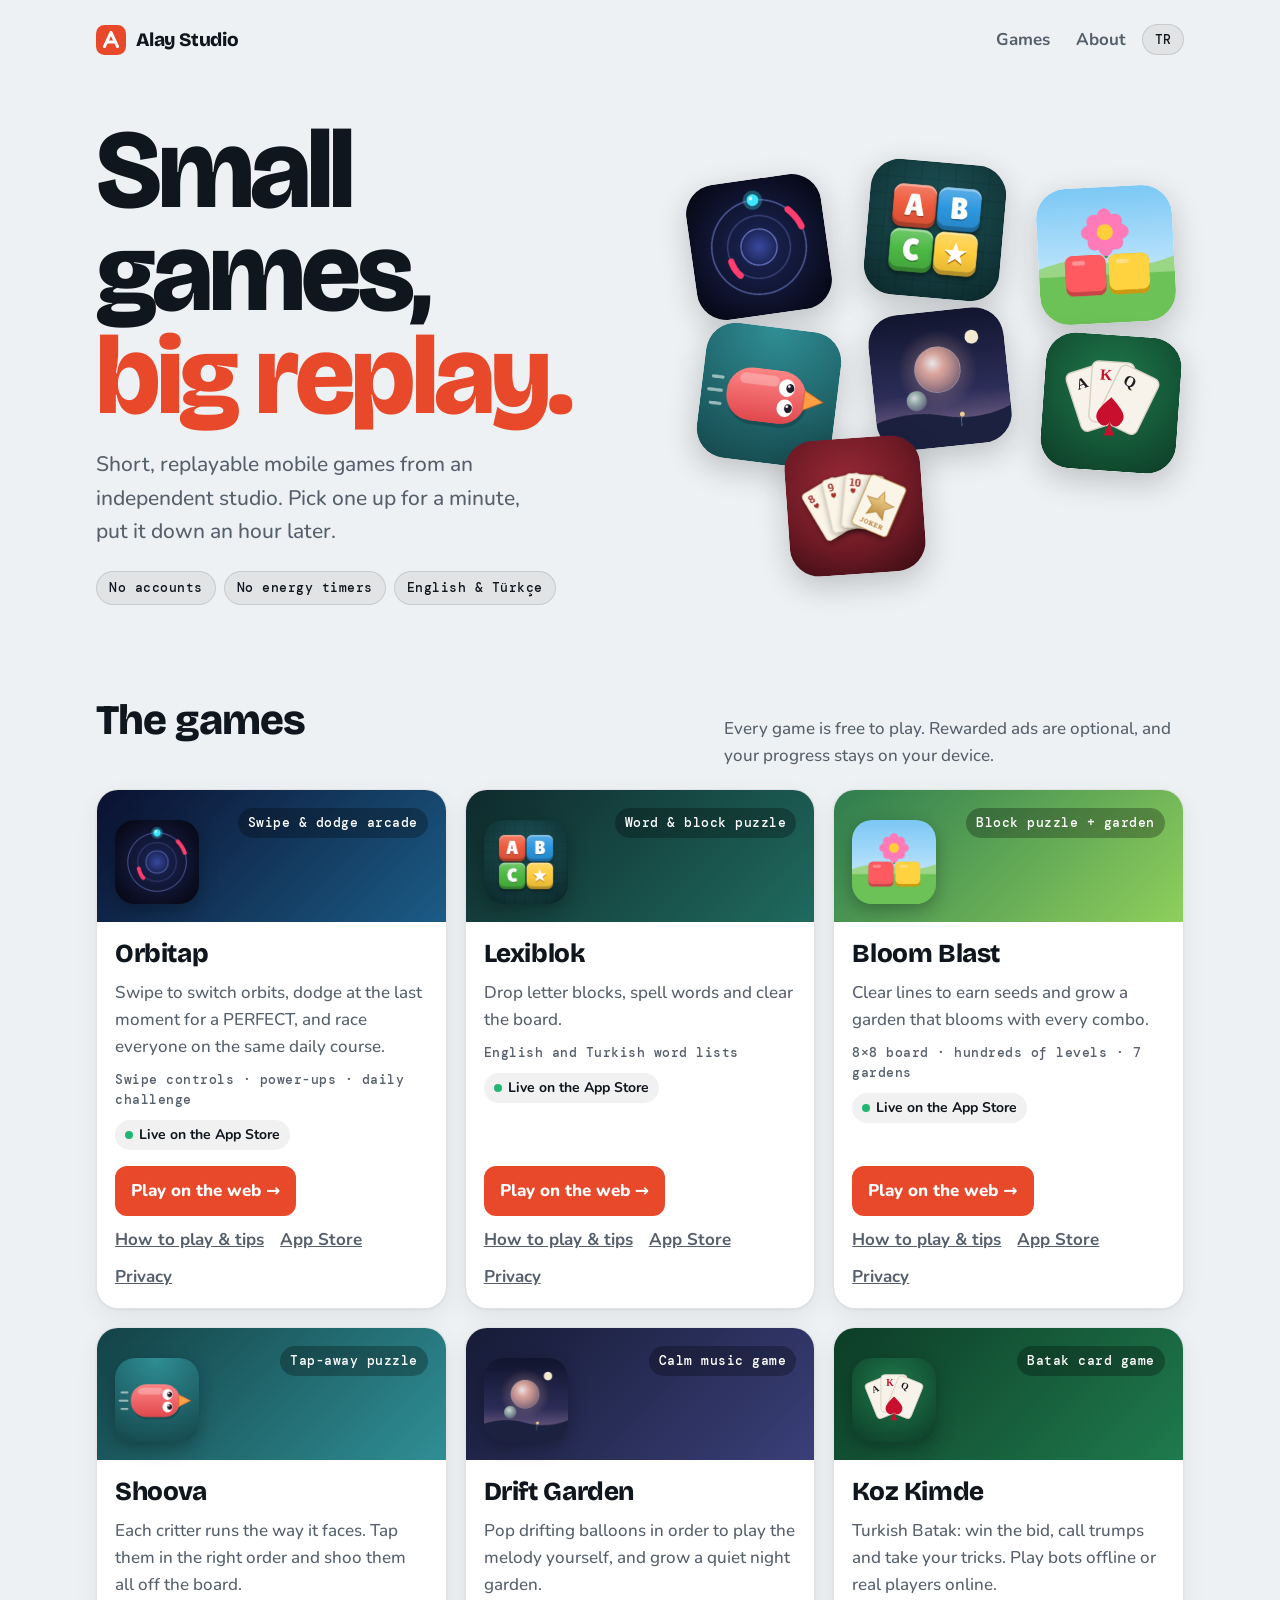
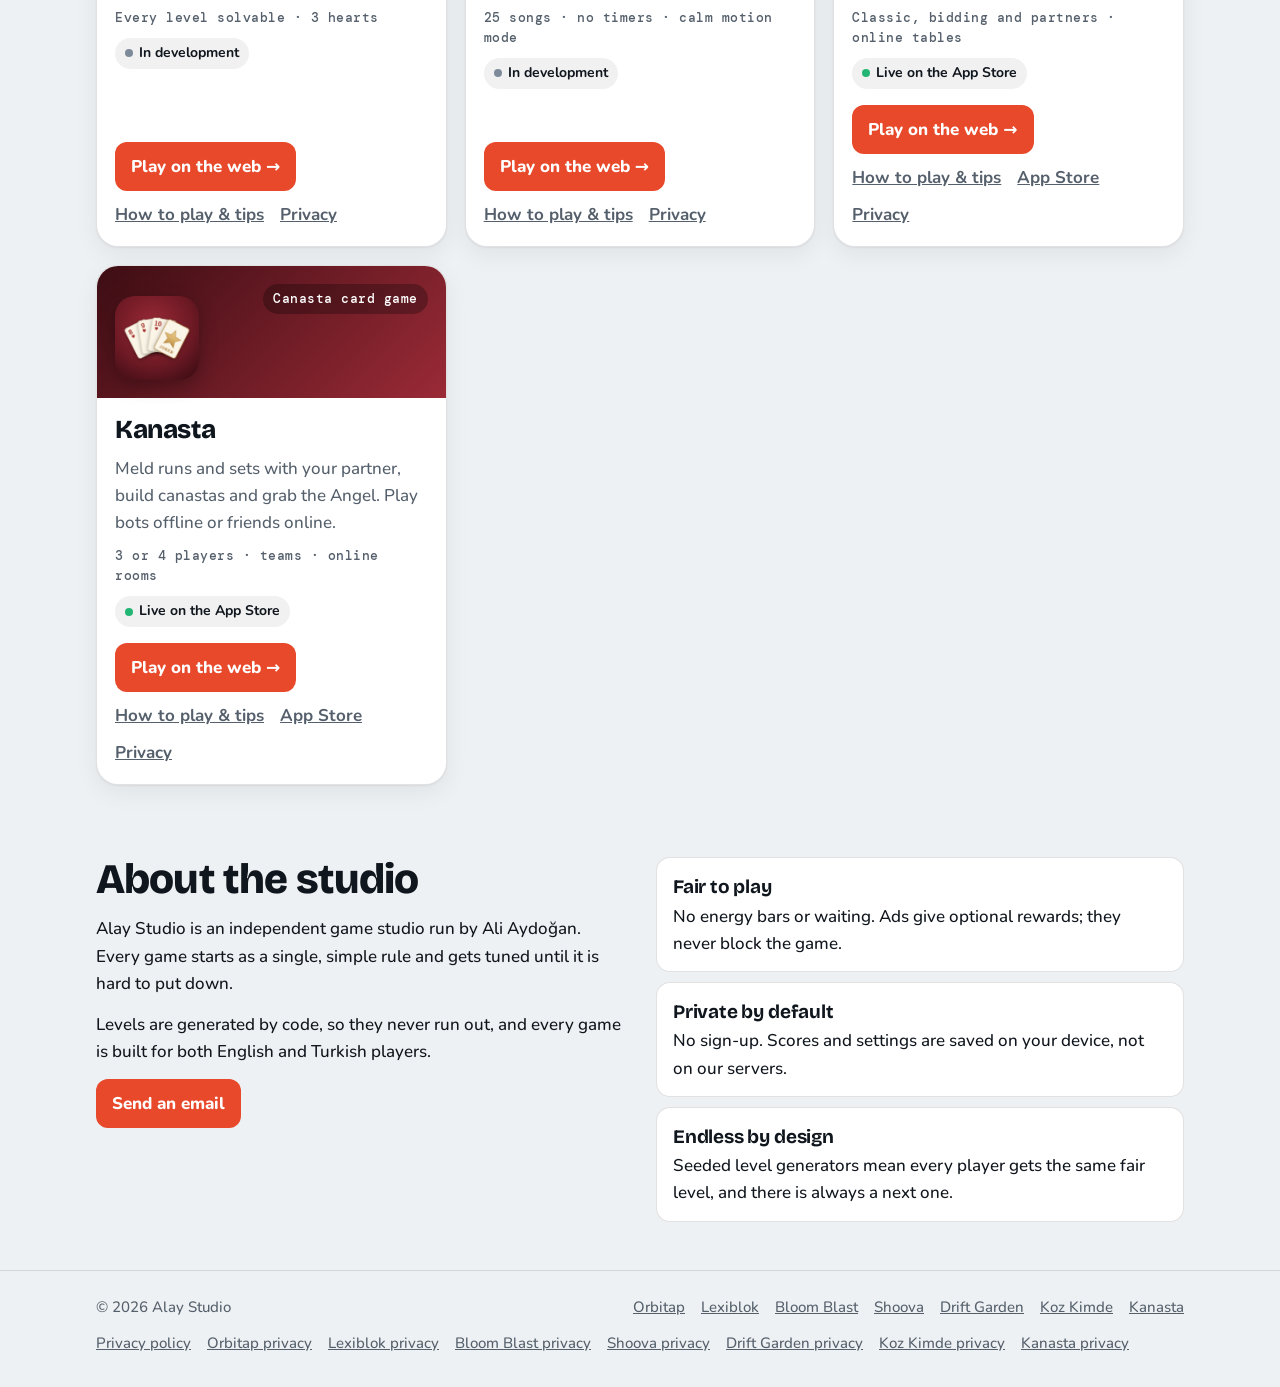
<file: index.html>
<!doctype html>
<html lang="en">
<head>
<meta charset="utf-8">
<meta name="viewport" content="width=device-width,initial-scale=1,viewport-fit=cover">
<title>Alay Studio</title>
<link rel="canonical" href="https://alaystudio.app/">
<meta name="google-adsense-account" content="ca-pub-4611251963734836">
<meta name="description" content="Alay Studio makes short, replayable mobile games: Orbitap, Lexiblok, Bloom Blast, Shoova, Drift Garden, Koz Kimde and Kanasta.">
<meta property="og:title" content="Alay Studio">
<meta property="og:description" content="Short, replayable mobile games. No accounts, no energy timers.">
<meta property="og:type" content="website">
<link rel="icon" href="favicon.svg" type="image/svg+xml">
<link rel="preconnect" href="https://fonts.googleapis.com">
<link rel="preconnect" href="https://fonts.gstatic.com" crossorigin>
<link rel="stylesheet" href="https://fonts.googleapis.com/css2?family=Bricolage+Grotesque:opsz,wght@12..96,600;12..96,800&family=Nunito:wght@500;700;800&family=DM+Mono:wght@500&display=swap">
<style>
  /* Layout: a quiet studio frame; each game card carries its own game's colors, the studio stays neutral. */
  :root {
    --bg: #eef1f3;
    --surface: #ffffff;
    --ink: #10161d;
    --muted: #55606c;
    --line: rgba(16, 22, 29, 0.12);
    --accent: #e8492b;
    --accent-ink: #ffffff;
    --chip: rgba(16, 22, 29, 0.06);
    --shadow: 0 1px 2px rgba(16, 22, 29, 0.06), 0 8px 24px rgba(16, 22, 29, 0.06);
    --display: "Bricolage Grotesque", "Avenir Next", "Segoe UI", system-ui, sans-serif;
    --body: "Nunito", ui-rounded, "Segoe UI", system-ui, sans-serif;
    --mono: "DM Mono", ui-monospace, "SFMono-Regular", Menlo, monospace;
    color-scheme: light;
  }
  @media (prefers-color-scheme: dark) {
    :root:not([data-theme="light"]) {
      --bg: #0c1015; --surface: #151b22; --ink: #eef2f6; --muted: #98a4b1; --line: rgba(255, 255, 255, 0.12);
      --accent: #ff6e50; --accent-ink: #1a0b06; --chip: rgba(255, 255, 255, 0.07); --shadow: 0 1px 2px rgba(0, 0, 0, 0.4); color-scheme: dark;
    }
  }
  :root[data-theme="dark"] {
    --bg: #0c1015; --surface: #151b22; --ink: #eef2f6; --muted: #98a4b1; --line: rgba(255, 255, 255, 0.12);
    --accent: #ff6e50; --accent-ink: #1a0b06; --chip: rgba(255, 255, 255, 0.07); --shadow: 0 1px 2px rgba(0, 0, 0, 0.4); color-scheme: dark;
  }

  * { box-sizing: border-box; }
  html { -webkit-text-size-adjust: 100%; }
  body { margin: 0; background: var(--bg); color: var(--ink); font: 500 17px/1.6 var(--body); }
  .wrap { max-width: 1120px; margin: 0 auto; padding-inline: max(16px, env(safe-area-inset-left, 0px)); }
  a { color: inherit; }
  :focus-visible { outline: 3px solid var(--accent); outline-offset: 3px; border-radius: 6px; }
  .mono { font-family: var(--mono); font-size: 12.5px; letter-spacing: 0.04em; }

  /* header */
  header.top { display: flex; align-items: center; justify-content: space-between; gap: 16px; padding-block: calc(18px + env(safe-area-inset-top, 0px)) 18px; }
  .brand { display: flex; align-items: center; gap: 10px; text-decoration: none; font: 800 19px/1 var(--display); letter-spacing: -0.01em; }
  .brand svg { width: 30px; height: 30px; }
  nav.links { display: flex; align-items: center; gap: 6px; }
  nav.links a { text-decoration: none; font-weight: 700; color: var(--muted); padding: 8px 10px; border-radius: 10px; }
  nav.links a:hover { color: var(--ink); background: var(--chip); }
  .lang { appearance: none; font: 500 13px/1 var(--mono); color: var(--ink); background: var(--chip); border: 1px solid var(--line); border-radius: 999px; padding: 8px 12px; cursor: pointer; }

  /* hero */
  .hero { display: grid; grid-template-columns: minmax(0, 1.1fr) minmax(0, 1fr); align-items: center; gap: 32px; padding-block: 40px 56px; }
  .hero h1 { margin: 0; font: 800 clamp(52px, 9vw, 112px)/0.92 var(--display); letter-spacing: -0.035em; text-wrap: balance; }
  .hero h1 .accent { color: var(--accent); }
  .hero p.lede { margin: 20px 0 0; max-width: 34ch; font-size: clamp(18px, 2.2vw, 21px); color: var(--muted); text-wrap: pretty; }
  .hero .facts { display: flex; flex-wrap: wrap; gap: 8px; margin-top: 22px; padding: 0; list-style: none; }
  .hero .facts li { padding: 6px 12px; border-radius: 999px; background: var(--chip); border: 1px solid var(--line); }

  /* the shelf: game icons scattered like stickers */
  .shelf { position: relative; aspect-ratio: 1 / 0.82; max-width: 100%; }
  .shelf a { position: absolute; width: 27%; aspect-ratio: 1; border-radius: 22%; overflow: hidden; box-shadow: 0 10px 30px rgba(16, 22, 29, 0.22); transform: rotate(var(--r)); transition: transform 0.25s cubic-bezier(0.2, 1.4, 0.4, 1); }
  .shelf a img { width: 100%; height: 100%; display: block; }
  .shelf a:hover, .shelf a:focus-visible { transform: rotate(0deg) scale(1.08); z-index: 2; }

  /* games */
  section { padding-block: 24px 48px; }
  .section-head { display: flex; align-items: baseline; justify-content: space-between; gap: 16px; flex-wrap: wrap; margin-bottom: 20px; }
  h2 { margin: 0; font: 800 clamp(30px, 4vw, 42px)/1.05 var(--display); letter-spacing: -0.02em; text-wrap: balance; }
  .section-head p { margin: 0; color: var(--muted); max-width: 46ch; }
  .games { display: grid; grid-template-columns: repeat(auto-fill, minmax(min(100%, 320px), 1fr)); gap: 18px; }
  .game { display: flex; flex-direction: column; min-width: 0; background: var(--surface); border: 1px solid var(--line); border-radius: 22px; overflow: hidden; box-shadow: var(--shadow); scroll-margin-top: 20px; }
  .game .cover { position: relative; display: flex; align-items: flex-end; justify-content: space-between; gap: 12px; padding: 18px; min-height: 132px; background: linear-gradient(135deg, var(--g1), var(--g2)); color: #fff; }
  .game .cover img { width: 84px; height: 84px; border-radius: 20px; box-shadow: 0 6px 18px rgba(0, 0, 0, 0.28); display: block; flex: none; }
  .game .cover .genre { align-self: flex-start; padding: 5px 10px; border-radius: 999px; background: rgba(0, 0, 0, 0.28); color: #fff; }
  .game .body { display: flex; flex-direction: column; gap: 10px; padding: 18px; flex: 1; }
  .game h3 { margin: 0; font: 800 26px/1.1 var(--display); letter-spacing: -0.015em; }
  .game h3 a { text-decoration: none; }
  .game h3 a:hover { text-decoration: underline; }
  .game .pitch { margin: 0; color: var(--muted); }
  .game .spec { margin: 0; color: var(--muted); }
  .meta { display: flex; flex-wrap: wrap; gap: 6px; padding: 0; margin: 0; list-style: none; }
  .meta li { padding: 4px 10px; border-radius: 999px; background: var(--chip); font-weight: 700; font-size: 14px; }
  .status { display: inline-flex; align-items: center; gap: 6px; }
  .status::before { content: ""; width: 8px; height: 8px; border-radius: 50%; background: var(--dot); }
  .actions { display: flex; flex-wrap: wrap; align-items: center; gap: 10px 16px; margin-top: auto; padding-top: 6px; }
  .btn { display: inline-flex; align-items: center; gap: 8px; padding: 11px 16px; border-radius: 12px; font-weight: 800; text-decoration: none; background: var(--accent); color: var(--accent-ink); }
  .btn:hover { filter: brightness(1.06); }
  .btn[aria-disabled="true"] { background: var(--chip); color: var(--muted); pointer-events: none; }
  .actions .link { font-weight: 700; color: var(--muted); }
  .actions .link:hover { color: var(--ink); }

  /* about + contact */
  .about { display: grid; grid-template-columns: minmax(0, 1fr) minmax(0, 1fr); gap: 32px; align-items: start; }
  .about h2 { margin-bottom: 14px; }
  .about p { margin: 0 0 14px; max-width: 60ch; }
  .principles { margin: 0; padding: 0; list-style: none; display: grid; gap: 10px; }
  .principles li { padding: 14px 16px; border-radius: 14px; background: var(--surface); border: 1px solid var(--line); }
  .principles b { display: block; font-family: var(--display); font-size: 19px; letter-spacing: -0.01em; }
  .contact { display: flex; flex-wrap: wrap; align-items: center; gap: 10px; margin-top: 6px; }

  footer { border-top: 1px solid var(--line); padding-block: 24px calc(32px + env(safe-area-inset-bottom, 0px)); color: var(--muted); font-size: 15px; }
  footer .wrap { display: flex; flex-wrap: wrap; justify-content: space-between; gap: 12px 24px; }
  footer ul { display: flex; flex-wrap: wrap; gap: 6px 16px; margin: 0; padding: 0; list-style: none; }

  @media (max-width: 760px) {
    .hero { grid-template-columns: 1fr; padding-block: 16px 32px; }
    .shelf { width: 100%; max-width: 420px; margin: 0 auto; }
    .about { grid-template-columns: 1fr; }
    nav.links a.hide-sm { display: none; }
  }
  @media (prefers-reduced-motion: reduce) { * { transition: none !important; } }
</style>
</head>
<body>
<div class="wrap">
  <header class="top">
    <a class="brand" href="#top" aria-label="Alay Studio">
      <svg viewBox="0 0 32 32" aria-hidden="true"><rect width="32" height="32" rx="9" fill="var(--accent)"/><path d="M9 23 16 8l7 15M11.6 18h8.8" fill="none" stroke="var(--accent-ink)" stroke-width="3.2" stroke-linecap="round" stroke-linejoin="round"/></svg>
      Alay Studio
    </a>
    <nav class="links">
      <a href="#games" data-t="navGames">Games</a>
      <a href="#about" class="hide-sm" data-t="navAbout">About</a>
      <button class="lang" id="lang" type="button" aria-label="Türkçe">TR</button>
    </nav>
  </header>

  <main id="top">
    <div class="hero">
      <div>
        <h1><span class="h1a" data-t="heroA">Small games,</span><br><span class="accent" data-t="heroSpan">big replay.</span></h1>
        <p class="lede" data-t="lede">Short, replayable mobile games from an independent studio. Pick one up for a minute, put it down an hour later.</p>
        <ul class="facts mono">
          <li data-t="fact1">No accounts</li>
          <li data-t="fact2">No energy timers</li>
          <li data-t="fact3">English &amp; Türkçe</li>
        </ul>
      </div>
      <div class="shelf" id="shelf" aria-label="Games"></div>
    </div>

    <section id="games">
      <div class="section-head">
        <h2 data-t="gamesTitle">The games</h2>
        <p data-t="gamesSub">Every game is free to play. Rewarded ads are optional, and your progress stays on your device.</p>
      </div>
      <div class="games" id="gameList"></div>
    </section>

    <section id="about">
      <div class="about">
        <div>
          <h2 data-t="aboutTitle">About the studio</h2>
          <p data-t="about1">Alay Studio is an independent game studio run by Ali Aydoğan. Every game starts as a single, simple rule and gets tuned until it is hard to put down.</p>
          <p data-t="about2">Levels are generated by code, so they never run out, and every game is built for both English and Turkish players.</p>
          <div class="contact">
            <a class="btn" id="mail" href="mailto:a.aydogan@outlook.com?subject=Alay%20Studio%20%E2%80%93%20contact" data-t="mail">Send an email</a>
          </div>
        </div>
        <ul class="principles">
          <li><b data-t="p1t">Fair to play</b><span data-t="p1">No energy bars or waiting. Ads give optional rewards; they never block the game.</span></li>
          <li><b data-t="p2t">Private by default</b><span data-t="p2">No sign-up. Scores and settings are saved on your device, not on our servers.</span></li>
          <li><b data-t="p3t">Endless by design</b><span data-t="p3">Seeded level generators mean every player gets the same fair level, and there is always a next one.</span></li>
        </ul>
      </div>
    </section>
  </main>
</div>

<footer>
  <div class="wrap">
    <span>© 2026 Alay Studio</span>
    <ul class="gamenav"><li><a href="orbitap/">Orbitap</a></li><li><a href="lexiblok/">Lexiblok</a></li><li><a href="bloom-blast/">Bloom Blast</a></li><li><a href="shoova/">Shoova</a></li><li><a href="drift-garden/">Drift Garden</a></li><li><a href="koz-kimde/">Koz Kimde</a></li><li><a href="kanasta/">Kanasta</a></li></ul>
    <ul id="privacyLinks"></ul>
  </div>
</footer>

<script>
(() => {
  'use strict';
  // Game list: set `web` to the game's address once it is deployed, and fill `appStore` / `playStore` when it is published.
  const GAMES = [
    { id: 'orbitap', name: 'Orbitap', icon: 'games/orbitap.png', g1: '#0b1030', g2: '#1b5c86', status: 'live',
      web: 'https://orbitap.alaystudio.app/', appStore: 'https://apps.apple.com/app/id6816073799', playStore: null, privacy: 'mobilegame/privacy.html',
      genre: { en: 'Swipe & dodge arcade', tr: 'Kaydır ve kaç arcade' },
      pitch: { en: 'Swipe to switch orbits, dodge at the last moment for a PERFECT, and race everyone on the same daily course.', tr: 'Kaydırarak yörünge değiştir, son anda kaçıp PERFECT yap ve günlük parkurda herkesle yarış.' },
      spec: { en: 'Swipe controls · power-ups · daily challenge', tr: 'Kaydırarak oyna · güçler · günlük meydan okuma' } },
    { id: 'lexiblok', name: 'Lexiblok', icon: 'games/lexiblok.png', g1: '#0f2a2c', g2: '#1f6a5e', status: 'live',
      web: 'https://lexiblok.alaystudio.app/', appStore: 'https://apps.apple.com/app/id6817607355', playStore: null, privacy: 'word-blocks/privacy.html',
      genre: { en: 'Word & block puzzle', tr: 'Kelime ve blok bulmaca' },
      pitch: { en: 'Drop letter blocks, spell words and clear the board.', tr: 'Harf bloklarını bırak, kelime kur ve tahtayı temizle.' },
      spec: { en: 'English and Turkish word lists', tr: 'İngilizce ve Türkçe kelime listeleri' } },
    { id: 'bloom-blast', name: 'Bloom Blast', icon: 'games/bloom-blast.png', g1: '#2f7d4f', g2: '#8fcf5c', status: 'live',
      web: 'https://bloomblast.alaystudio.app/', appStore: 'https://apps.apple.com/app/id6817362836', playStore: null, privacy: 'https://bloom-blast-game.web.app/privacy.html',
      genre: { en: 'Block puzzle + garden', tr: 'Blok bulmaca + bahçe' },
      pitch: { en: 'Clear lines to earn seeds and grow a garden that blooms with every combo.', tr: 'Satır temizleyip tohum kazan, her komboda çiçek açan bahçeni büyüt.' },
      spec: { en: '8×8 board · hundreds of levels · 7 gardens', tr: '8×8 tahta · yüzlerce seviye · 7 bahçe' } },
    { id: 'shoova', name: 'Shoova', icon: 'games/shoova.png', g1: '#134247', g2: '#2f8f95', status: 'dev',
      web: 'https://shoova.alaystudio.app/', appStore: null, playStore: null, privacy: 'https://shoova-game.web.app/privacy.html',
      genre: { en: 'Tap-away puzzle', tr: 'Kaçırma bulmacası' },
      pitch: { en: 'Each critter runs the way it faces. Tap them in the right order and shoo them all off the board.', tr: 'Her yaratık baktığı yöne koşar. Doğru sırayla dokun, hepsini tahtadan kışla.' },
      spec: { en: 'Every level solvable · 3 hearts', tr: 'Her seviye çözülebilir · 3 can' } },
    { id: 'drift-garden', name: 'Drift Garden', icon: 'games/drift-garden.png', g1: '#161b36', g2: '#3a3f78', status: 'dev',
      web: 'https://driftgarden.alaystudio.app/', appStore: null, playStore: null, privacy: 'drift-garden/privacy.html',
      genre: { en: 'Calm music game', tr: 'Sakin müzik oyunu' },
      pitch: { en: 'Pop drifting balloons in order to play the melody yourself, and grow a quiet night garden.', tr: 'Süzülen balonlara sırayla dokunup melodiyi kendin çal, sakin bir gece bahçesi büyüt.' },
      spec: { en: '25 songs · no timers · calm motion mode', tr: '25 şarkı · süre yok · sakin hareket modu' } },
    { id: 'koz-kimde', name: 'Koz Kimde', icon: 'games/koz-kimde.svg', g1: '#0d3d27', g2: '#1f7a4d', status: 'live',
      web: 'https://kozkimde.alaystudio.app/', appStore: 'https://apps.apple.com/app/id6819817872', playStore: null, privacy: 'https://koz-kimde.web.app/privacy.html',
      genre: { en: 'Batak card game', tr: 'Batak kart oyunu' },
      pitch: { en: 'Turkish Batak: win the bid, call trumps and take your tricks. Play bots offline or real players online.', tr: 'Batak: ihaleyi al, kozu seç, elleri topla. Botlara karşı internetsiz ya da online gerçek oyuncularla.' },
      spec: { en: 'Classic, bidding and partners · online tables', tr: 'Klasik, ihaleli ve eşli · online masalar' } },
    { id: 'kanasta', name: 'Kanasta', icon: 'games/kanasta.png', g1: '#3d0d14', g2: '#9a2a36', status: 'live',
      web: 'https://kanasta.alaystudio.app/', appStore: 'https://apps.apple.com/app/id6825789582', playStore: null, privacy: 'https://kanasta-oyun.web.app/privacy.html',
      genre: { en: 'Canasta card game', tr: 'Kanasta kart oyunu' },
      pitch: { en: 'Meld runs and sets with your partner, build canastas and grab the Angel. Play bots offline or friends online.', tr: 'Eşinle sıralı ve aynı değerli seriler aç, kanasta yap, Angel’ı kap. Botlara karşı internetsiz ya da arkadaşlarınla online.' },
      spec: { en: '3 or 4 players · teams · online rooms', tr: '3 veya 4 kişi · eşli · online oda' } },
  ];
  const T = {
    en: {
      navGames: 'Games', navAbout: 'About', heroA: 'Small games,', heroSpan: 'big replay.',
      lede: 'Short, replayable mobile games from an independent studio. Pick one up for a minute, put it down an hour later.',
      fact1: 'No accounts', fact2: 'No energy timers', fact3: 'English & Türkçe',
      gamesTitle: 'The games', gamesSub: 'Every game is free to play. Rewarded ads are optional, and your progress stays on your device.',
      aboutTitle: 'About the studio',
      about1: 'Alay Studio is an independent game studio run by Ali Aydoğan. Every game starts as a single, simple rule and gets tuned until it is hard to put down.',
      about2: 'Levels are generated by code, so they never run out, and every game is built for both English and Turkish players.',
      mail: 'Send an email', mailSubject: 'Alay Studio – contact', p1t: 'Fair to play', p1: 'No energy bars or waiting. Ads give optional rewards; they never block the game.',
      p2t: 'Private by default', p2: 'No sign-up. Scores and settings are saved on your device, not on our servers.',
      p3t: 'Endless by design', p3: 'Seeded level generators mean every player gets the same fair level, and there is always a next one.',
      play: 'Play on the web', webSoon: 'Web version soon', privacy: 'Privacy', appStore: 'App Store', playStore: 'Google Play',
      soon: 'Coming to App Store & Google Play', dev: 'In development', live: 'Live on the App Store', liveAndroid: 'Live on Google Play', liveBoth: 'Live on the App Store & Google Play', privacyOf: '{name} privacy', privacySite: 'Privacy policy', guide: 'How to play & tips',
    },
    tr: {
      navGames: 'Oyunlar', navAbout: 'Hakkında', heroA: 'Küçük oyunlar,', heroSpan: 'bitmeyen keyif.',
      lede: 'Bağımsız bir stüdyodan kısa ve tekrar tekrar oynanan mobil oyunlar. Bir dakikalığına açarsın, bir saat sonra kapatırsın.',
      fact1: 'Hesap yok', fact2: 'Enerji beklemesi yok', fact3: 'English & Türkçe',
      gamesTitle: 'Oyunlar', gamesSub: 'Bütün oyunlar ücretsiz. Ödüllü reklamlar isteğe bağlı, ilerlemen cihazında kalır.',
      aboutTitle: 'Stüdyo hakkında',
      about1: 'Alay Studio, Ali Aydoğan\'ın yürüttüğü bağımsız bir oyun stüdyosu. Her oyun tek ve basit bir kuralla başlar, elden bırakılmayacak hale gelene kadar ayarlanır.',
      about2: 'Seviyeler kodla üretilir, bu yüzden hiç bitmez. Her oyun hem İngilizce hem Türkçe oyuncular için hazırlanır.',
      mail: 'E-posta gönder', mailSubject: 'Alay Studio – iletişim', p1t: 'Adil oyun', p1: 'Enerji çubuğu ya da bekleme yok. Reklamlar isteğe bağlı ödül verir, oyunu asla kilitlemez.',
      p2t: 'Gizlilik öncelikli', p2: 'Kayıt yok. Skorların ve ayarların cihazında saklanır, sunucularımızda değil.',
      p3t: 'Sonsuz tasarım', p3: 'Tohumlu seviye üreteçleri sayesinde herkes aynı adil seviyeyi oynar ve her zaman bir sonraki seviye vardır.',
      play: 'Web\'de oyna', webSoon: 'Web sürümü yakında', privacy: 'Gizlilik', appStore: 'App Store', playStore: 'Google Play',
      soon: 'App Store ve Google Play\'e geliyor', dev: 'Geliştiriliyor', live: 'App Store\'da yayında', liveAndroid: 'Google Play\'de yayında', liveBoth: 'App Store ve Google Play\'de yayında', privacyOf: '{name} gizlilik', privacySite: 'Gizlilik politikası', guide: 'Nasıl oynanır, ipuçları',
    },
  };
  const DOTS = { soon: '#f5a524', dev: '#7c8a99', live: '#22b573' };
  const MAIL = 'a.aydogan@outlook.com';
  const $ =(id) => document.getElementById(id);
  const esc = (s) => String(s).replace(/[&<>"]/g, (c) => ({ '&': '&amp;', '<': '&lt;', '>': '&gt;', '"': '&quot;' }[c]));

  let lang = '';
  try { lang = localStorage.getItem('alay.lang') || ''; } catch (e) { lang = ''; }
  if (lang !== 'en' && lang !== 'tr') lang = (navigator.language || 'en').toLowerCase().startsWith('tr') ? 'tr' : 'en';

  function render() {
    const t = T[lang];
    document.documentElement.lang = lang;
    document.querySelectorAll('[data-t]').forEach((el) => { el.textContent = t[el.dataset.t]; });
    $('lang').textContent = lang === 'en' ? 'TR' : 'EN';
    $('lang').setAttribute('aria-label', lang === 'en' ? 'Türkçe' : 'English');
    // opens the visitor's mail app with the address and subject filled in; the address is not shown on the page
    $('mail').href = `mailto:${MAIL}?subject=${encodeURIComponent(t.mailSubject)}`;

    const tilts = [-8, 5, -3, 7, -6, 4, -4];
    const spots = [[2, 4], [37, 0], [71, 6], [4, 40], [38, 36], [72, 42], [21, 67]];
    $('shelf').innerHTML = GAMES.map((g, i) => `<a href="#${g.id}" style="left:${spots[i][0]}%;top:${spots[i][1]}%;--r:${tilts[i]}deg" aria-label="${esc(g.name)}"><img src="${g.icon}" alt="" width="192" height="192"></a>`).join('');

    $('gameList').innerHTML = GAMES.map((g) => {
      // a live game names the store(s) it is on
      const status = g.status !== 'live' ? g.status : g.appStore && g.playStore ? 'liveBoth' : g.playStore ? 'liveAndroid' : 'live';
      const stores = [g.appStore && `<a class="link" href="${g.appStore}" rel="noopener">${t.appStore}</a>`, g.playStore && `<a class="link" href="${g.playStore}" rel="noopener">${t.playStore}</a>`].filter(Boolean).join('');
      return `<article class="game" id="${g.id}" style="--g1:${g.g1};--g2:${g.g2}">
        <div class="cover"><img src="${g.icon}" alt="" width="84" height="84"><span class="genre mono">${esc(g.genre[lang])}</span></div>
        <div class="body">
          <h3><a href="${g.id}/">${esc(g.name)}</a></h3>
          <p class="pitch">${esc(g.pitch[lang])}</p>
          ${g.spec ? `<p class="spec mono">${esc(g.spec[lang])}</p>` : ''}
          <ul class="meta"><li class="status" style="--dot:${DOTS[g.status]}">${esc(t[status])}</li></ul>
          <div class="actions">
            ${g.web ? `<a class="btn" href="${g.web}">${t.play} →</a>` : `<span class="btn" aria-disabled="true">${t.webSoon}</span>`}
            <a class="link" href="${g.id}/">${t.guide}</a>
            ${stores}
            ${g.privacy ? `<a class="link" href="${g.privacy}">${t.privacy}</a>` : ''}
          </div>
        </div>
      </article>`;
    }).join('');

    $('privacyLinks').innerHTML = `<li><a href="privacy.html">${t.privacySite}</a></li>` + GAMES.filter((g) => g.privacy).map((g) => `<li><a href="${g.privacy}">${esc(t.privacyOf.replace('{name}', g.name))}</a></li>`).join('');
  }

  $('lang').addEventListener('click', () => {
    lang = lang === 'en' ? 'tr' : 'en';
    try { localStorage.setItem('alay.lang', lang); } catch (e) { /* storage blocked */ }
    render();
  });
  render();
})();
</script>
</body>
</html>
</file>
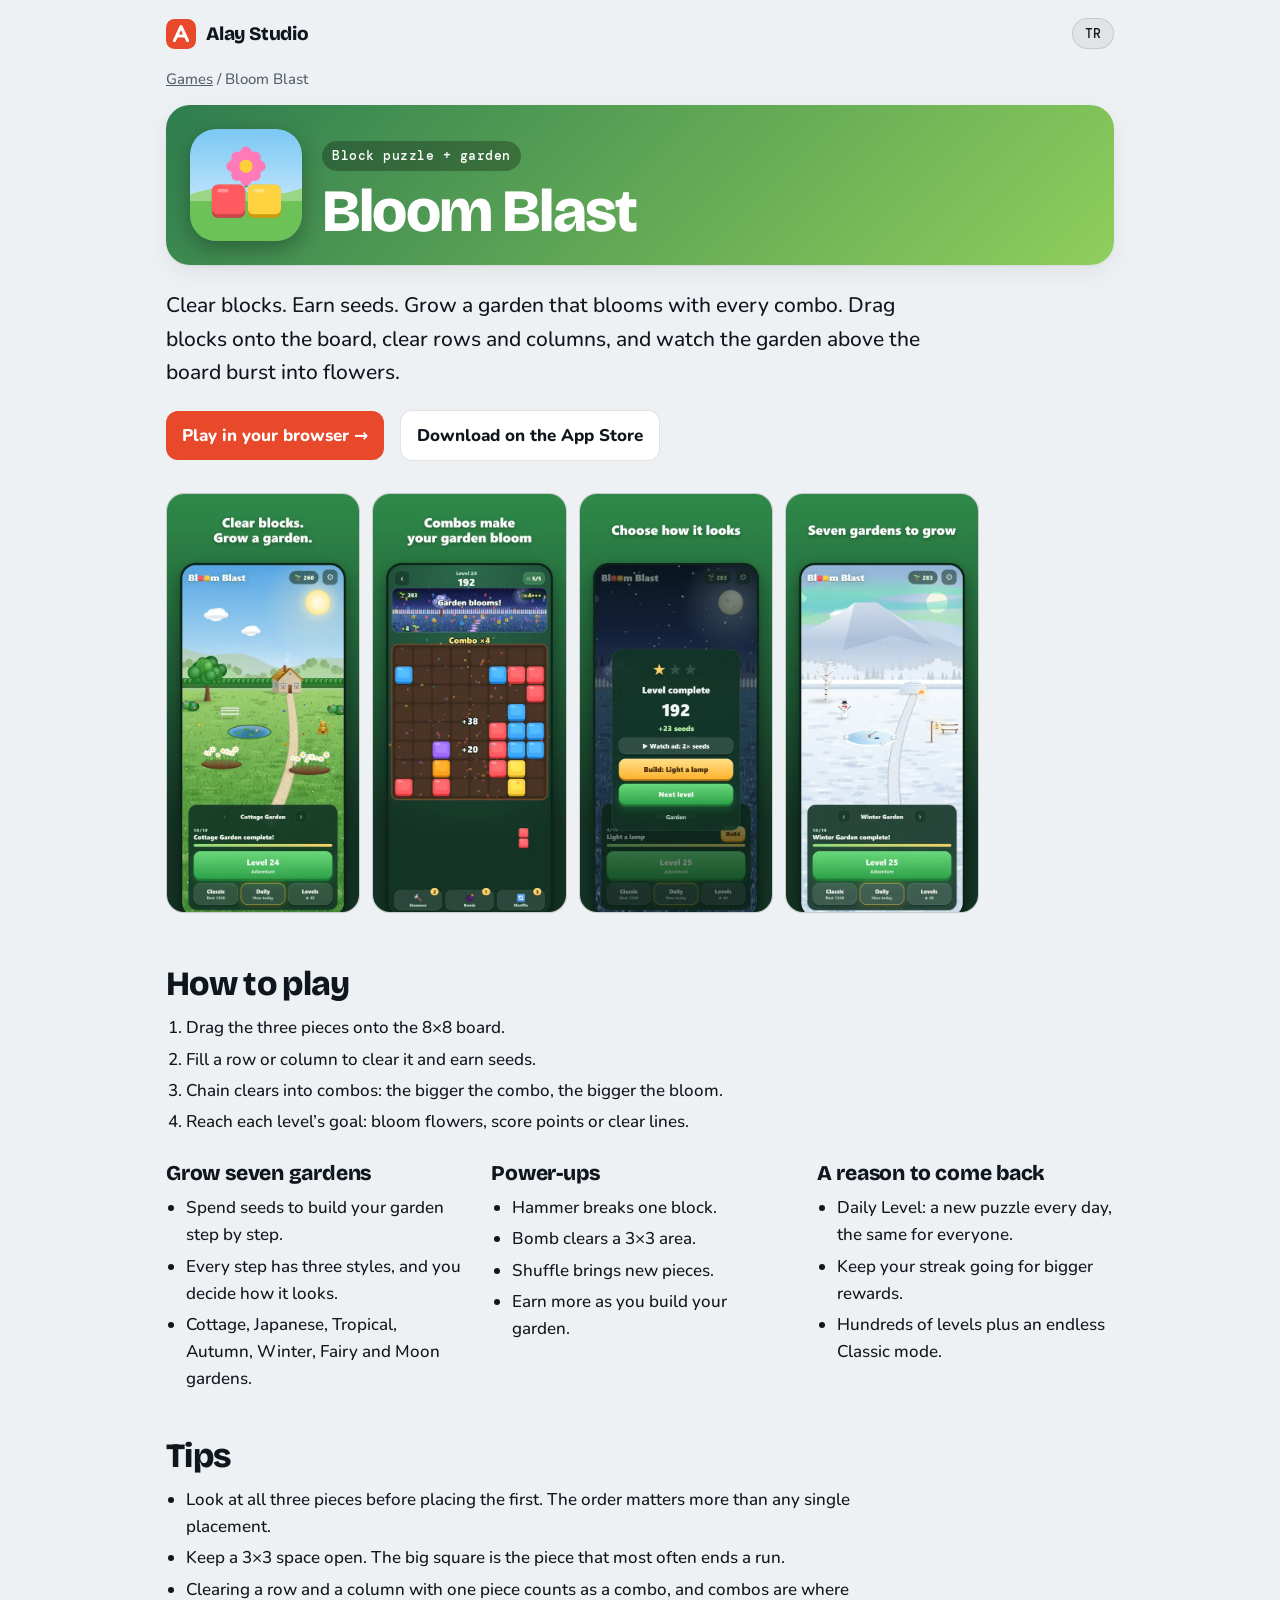
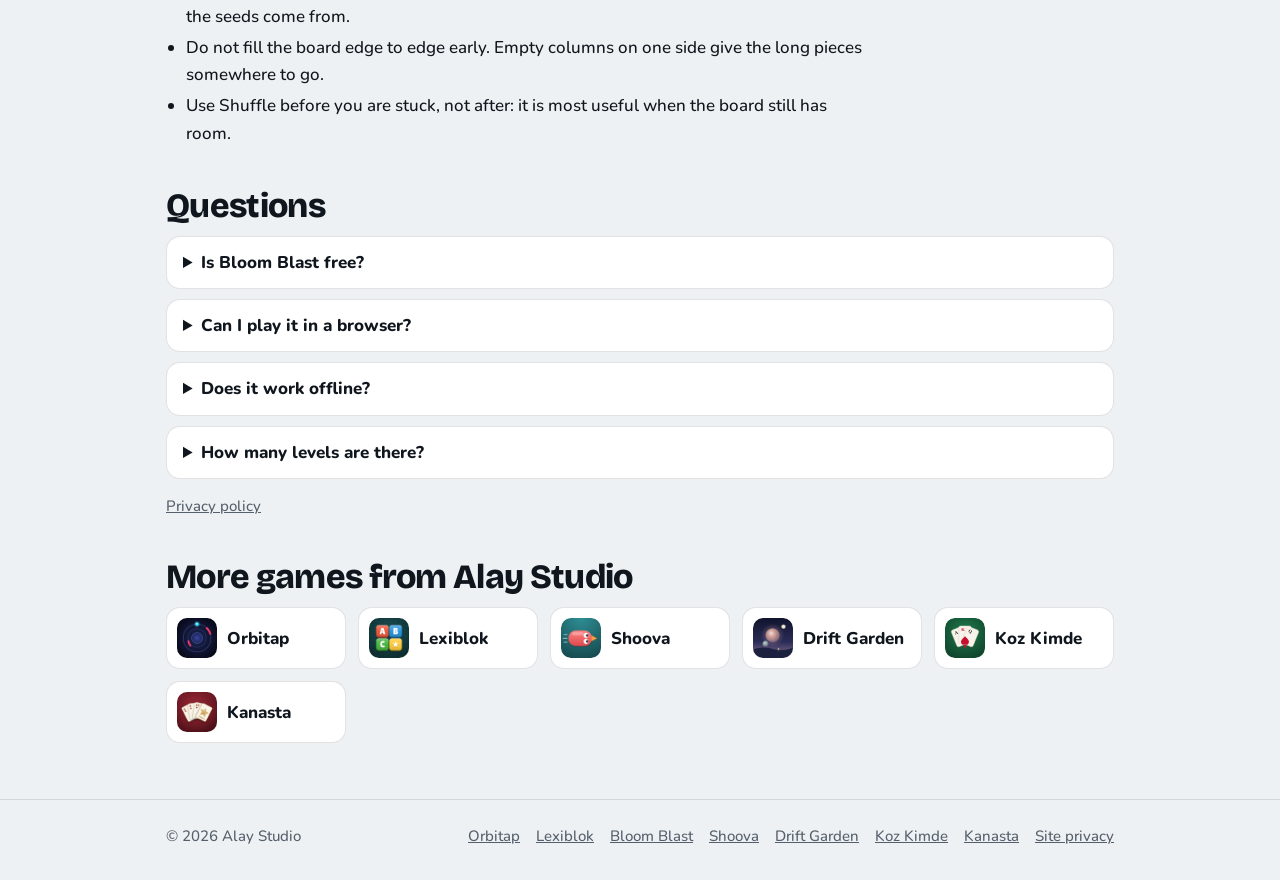
<file: bloom-blast/index.html>
<!doctype html>
<html lang="en" data-lang="en">
<head>
<meta charset="utf-8">
<meta name="viewport" content="width=device-width,initial-scale=1,viewport-fit=cover">
<title>Bloom Blast: block puzzle with a garden to grow | Alay Studio</title>
<meta name="title-en" content="Bloom Blast: block puzzle with a garden to grow | Alay Studio">
<meta name="title-tr" content="Bloom Blast: bahçe yetiştirdiğin blok bulmaca | Alay Studio">
<meta name="description" content="Bloom Blast is a relaxing 8×8 block puzzle: clear rows and columns to earn seeds, build seven gardens, and play a new Daily Level plus an endless Classic mode.">
<meta name="google-adsense-account" content="ca-pub-4611251963734836">
<link rel="canonical" href="https://alaystudio.app/bloom-blast/">
<meta property="og:title" content="Bloom Blast | Alay Studio">
<meta property="og:description" content="Bloom Blast is a relaxing 8×8 block puzzle: clear rows and columns to earn seeds, build seven gardens, and play a new Daily Level plus an endless Classic mode.">
<meta property="og:image" content="https://alaystudio.app/games/bloom-blast.png">
<meta property="og:type" content="website">
<link rel="icon" href="../favicon.svg" type="image/svg+xml">
<link rel="preconnect" href="https://fonts.googleapis.com">
<link rel="preconnect" href="https://fonts.gstatic.com" crossorigin>
<link rel="stylesheet" href="https://fonts.googleapis.com/css2?family=Bricolage+Grotesque:opsz,wght@12..96,600;12..96,800&family=Nunito:wght@500;700;800&family=DM+Mono:wght@500&display=swap">
<link rel="stylesheet" href="../page.css">
<script>try{var l=localStorage.getItem('alay.lang')}catch(e){}if(l!=='en'&&l!=='tr')l=(navigator.language||'en').toLowerCase().indexOf('tr')===0?'tr':'en';document.documentElement.dataset.lang=l;</script>
<script type="application/ld+json">{"@context": "https://schema.org", "@type": "VideoGame", "name": "Bloom Blast", "url": "https://alaystudio.app/bloom-blast/", "description": "Bloom Blast is a relaxing 8×8 block puzzle: clear rows and columns to earn seeds, build seven gardens, and play a new Daily Level plus an endless Classic mode.", "image": "https://alaystudio.app/games/bloom-blast.png", "genre": "Block puzzle + garden", "inLanguage": ["en", "tr"], "gamePlatform": ["Web browser", "iOS"], "applicationCategory": "GameApplication", "operatingSystem": "iOS, Web", "author": {"@type": "Organization", "name": "Alay Studio", "url": "https://alaystudio.app/"}, "offers": {"@type": "Offer", "price": "0", "priceCurrency": "USD"}, "sameAs": ["https://apps.apple.com/app/id6817362836"]}</script>
<style>:root { --g1: #2f7d4f; --g2: #8fcf5c; }</style>
</head>
<body>
<div class="wrap">
<header class="top">
<a class="brand" href="../" aria-label="Alay Studio"><svg viewBox="0 0 32 32" aria-hidden="true"><rect width="32" height="32" rx="9" fill="var(--accent)"/><path d="M9 23 16 8l7 15M11.6 18h8.8" fill="none" stroke="var(--accent-ink)" stroke-width="3.2" stroke-linecap="round" stroke-linejoin="round"/></svg>Alay Studio</a>
<button class="lang" id="lang" type="button" aria-label="Türkçe">TR</button>
</header>
<main>
<article lang="en">
<p class="crumbs"><a href="../#games">Games</a> / Bloom Blast</p>
<div class="hero"><img src="../games/bloom-blast.png" alt="" width="112" height="112"><div><span class="genre mono">Block puzzle + garden</span><h1>Bloom Blast</h1></div></div>
<p class="lede">Clear blocks. Earn seeds. Grow a garden that blooms with every combo. Drag blocks onto the board, clear rows and columns, and watch the garden above the board burst into flowers.</p>
<div class="actions"><a class="btn" href="https://bloomblast.alaystudio.app/">Play in your browser →</a><a class="btn alt" href="https://apps.apple.com/app/id6817362836" rel="noopener">Download on the App Store</a></div>
<div class="shots"><img src="../shots/bloom-blast/en-1.webp" alt="Bloom Blast screenshots 1" loading="lazy"><img src="../shots/bloom-blast/en-2.webp" alt="Bloom Blast screenshots 2" loading="lazy"><img src="../shots/bloom-blast/en-3.webp" alt="Bloom Blast screenshots 3" loading="lazy"><img src="../shots/bloom-blast/en-4.webp" alt="Bloom Blast screenshots 4" loading="lazy"></div>
<h2>How to play</h2><ol class="list"><li>Drag the three pieces onto the 8×8 board.</li><li>Fill a row or column to clear it and earn seeds.</li><li>Chain clears into combos: the bigger the combo, the bigger the bloom.</li><li>Reach each level’s goal: bloom flowers, score points or clear lines.</li></ol>
<div class="cols">
<section><h3>Grow seven gardens</h3><ul class="list"><li>Spend seeds to build your garden step by step.</li><li>Every step has three styles, and you decide how it looks.</li><li>Cottage, Japanese, Tropical, Autumn, Winter, Fairy and Moon gardens.</li></ul></section>
<section><h3>Power-ups</h3><ul class="list"><li>Hammer breaks one block.</li><li>Bomb clears a 3×3 area.</li><li>Shuffle brings new pieces.</li><li>Earn more as you build your garden.</li></ul></section>
<section><h3>A reason to come back</h3><ul class="list"><li>Daily Level: a new puzzle every day, the same for everyone.</li><li>Keep your streak going for bigger rewards.</li><li>Hundreds of levels plus an endless Classic mode.</li></ul></section>
</div>
<h2>Tips</h2><ul class="list tips"><li>Look at all three pieces before placing the first. The order matters more than any single placement.</li><li>Keep a 3×3 space open. The big square is the piece that most often ends a run.</li><li>Clearing a row and a column with one piece counts as a combo, and combos are where the seeds come from.</li><li>Do not fill the board edge to edge early. Empty columns on one side give the long pieces somewhere to go.</li><li>Use Shuffle before you are stuck, not after: it is most useful when the board still has room.</li></ul>
<h2>Questions</h2><details><summary>Is Bloom Blast free?</summary><p>Yes. Rewarded ads are optional, and an optional purchase removes the ads between levels.</p></details><details><summary>Can I play it in a browser?</summary><p>Yes, at bloomblast.alaystudio.app, with no ads.</p></details><details><summary>Does it work offline?</summary><p>Yes. Levels, the garden and Classic mode all work without a connection.</p></details><details><summary>How many levels are there?</summary><p>Hundreds of levels across seven gardens, a new Daily Level every day and an endless Classic mode.</p></details>
<p class="note"><a href="https://bloom-blast-game.web.app/privacy.html">Privacy policy</a></p>
<h2>More games from Alay Studio</h2><div class="more"><a href="../orbitap/"><img src="../games/orbitap.png" alt="" width="40" height="40" loading="lazy">Orbitap</a><a href="../lexiblok/"><img src="../games/lexiblok.png" alt="" width="40" height="40" loading="lazy">Lexiblok</a><a href="../shoova/"><img src="../games/shoova.png" alt="" width="40" height="40" loading="lazy">Shoova</a><a href="../drift-garden/"><img src="../games/drift-garden.png" alt="" width="40" height="40" loading="lazy">Drift Garden</a><a href="../koz-kimde/"><img src="../games/koz-kimde.svg" alt="" width="40" height="40" loading="lazy">Koz Kimde</a><a href="../kanasta/"><img src="../games/kanasta.png" alt="" width="40" height="40" loading="lazy">Kanasta</a></div>
</article>
<article lang="tr">
<p class="crumbs"><a href="../#games">Oyunlar</a> / Bloom Blast</p>
<div class="hero"><img src="../games/bloom-blast.png" alt="" width="112" height="112"><div><span class="genre mono">Blok bulmaca + bahçe</span><h1>Bloom Blast</h1></div></div>
<p class="lede">Blokları temizle. Tohum kazan. Her kombo ile çiçek açan bir bahçe yetiştir. Blokları tahtaya sürükle, satır ve sütunları temizle, tahtanın üstündeki bahçenin çiçeklere boğulmasını izle.</p>
<div class="actions"><a class="btn" href="https://bloomblast.alaystudio.app/">Tarayıcıda oyna →</a><a class="btn alt" href="https://apps.apple.com/app/id6817362836" rel="noopener">App Store'dan indir</a></div>
<div class="shots"><img src="../shots/bloom-blast/tr-1.webp" alt="Bloom Blast ekran görüntüleri 1" loading="lazy"><img src="../shots/bloom-blast/tr-2.webp" alt="Bloom Blast ekran görüntüleri 2" loading="lazy"><img src="../shots/bloom-blast/tr-3.webp" alt="Bloom Blast ekran görüntüleri 3" loading="lazy"><img src="../shots/bloom-blast/tr-4.webp" alt="Bloom Blast ekran görüntüleri 4" loading="lazy"></div>
<h2>Nasıl oynanır</h2><ol class="list"><li>Üç parçayı 8×8 tahtaya sürükle.</li><li>Satır veya sütunu doldur, temizle ve tohum kazan.</li><li>Temizlemeleri komboya çevir: kombo büyüdükçe çiçekler de büyür.</li><li>Her seviyenin hedefine ulaş: çiçek açtır, puan topla veya satır temizle.</li></ol>
<div class="cols">
<section><h3>Yedi bahçe yetiştir</h3><ul class="list"><li>Tohumlarla bahçeni adım adım kur.</li><li>Her adımın üç stili var; nasıl görüneceğine sen karar verirsin.</li><li>Kır, Japon, Tropik, Sonbahar, Kış, Peri ve Ay bahçeleri.</li></ul></section>
<section><h3>Güçlendiriciler</h3><ul class="list"><li>Çekiç bir bloğu kırar.</li><li>Bomba 3×3 alanı temizler.</li><li>Karıştır yeni parçalar getirir.</li><li>Bahçeni kurdukça yenilerini kazanırsın.</li></ul></section>
<section><h3>Her gün geri gelmek için bir sebep</h3><ul class="list"><li>Günlük Seviye: her gün yeni bir bulmaca, herkes için aynı.</li><li>Serini sürdür, daha büyük ödüller kazan.</li><li>Yüzlerce seviye ve sonsuz Klasik mod.</li></ul></section>
</div>
<h2>İpuçları</h2><ul class="list tips"><li>İlkini koymadan önce üç parçanın hepsine bak. Sıra, tek bir yerleştirmeden daha önemlidir.</li><li>Tahtada 3×3’lük bir boşluk bırak. Büyük kare, oyunu en sık bitiren parçadır.</li><li>Tek parçayla bir satır ve bir sütunu birlikte temizlemek kombo sayılır; tohumlar da kombolardan gelir.</li><li>Tahtayı erkenden uçtan uca doldurma. Bir kenarda boş sütun bırakmak uzun parçalara yer açar.</li><li>Karıştır’ı sıkışınca değil, sıkışmadan önce kullan: tahtada hâlâ yer varken en çok işe yarar.</li></ul>
<h2>Sorular</h2><details><summary>Bloom Blast ücretsiz mi?</summary><p>Evet. Ödüllü reklamlar isteğe bağlıdır; isteğe bağlı bir satın alma seviyeler arası reklamları kaldırır.</p></details><details><summary>Tarayıcıda oynanır mı?</summary><p>Evet, bloomblast.alaystudio.app adresinde, reklamsız.</p></details><details><summary>İnternetsiz çalışır mı?</summary><p>Evet. Seviyeler, bahçe ve Klasik mod bağlantısız çalışır.</p></details><details><summary>Kaç seviye var?</summary><p>Yedi bahçeye yayılmış yüzlerce seviye, her gün yeni bir Günlük Seviye ve sonsuz Klasik mod.</p></details>
<p class="note"><a href="https://bloom-blast-game.web.app/privacy.html">Gizlilik politikası</a></p>
<h2>Alay Studio'nun diğer oyunları</h2><div class="more"><a href="../orbitap/"><img src="../games/orbitap.png" alt="" width="40" height="40" loading="lazy">Orbitap</a><a href="../lexiblok/"><img src="../games/lexiblok.png" alt="" width="40" height="40" loading="lazy">Lexiblok</a><a href="../shoova/"><img src="../games/shoova.png" alt="" width="40" height="40" loading="lazy">Shoova</a><a href="../drift-garden/"><img src="../games/drift-garden.png" alt="" width="40" height="40" loading="lazy">Drift Garden</a><a href="../koz-kimde/"><img src="../games/koz-kimde.svg" alt="" width="40" height="40" loading="lazy">Koz Kimde</a><a href="../kanasta/"><img src="../games/kanasta.png" alt="" width="40" height="40" loading="lazy">Kanasta</a></div>
</article>
</main>
</div>
<footer>
<div class="wrap">
<span>© 2026 Alay Studio</span>
<ul><li><a href="../orbitap/">Orbitap</a></li><li><a href="../lexiblok/">Lexiblok</a></li><li><a href="../bloom-blast/">Bloom Blast</a></li><li><a href="../shoova/">Shoova</a></li><li><a href="../drift-garden/">Drift Garden</a></li><li><a href="../koz-kimde/">Koz Kimde</a></li><li><a href="../kanasta/">Kanasta</a></li><li><a href="../privacy.html"><span lang="en">Site privacy</span><span lang="tr">Site gizliliği</span></a></li></ul>
</div>
</footer>
<script src="../page.js"></script>
</body>
</html>
</file>
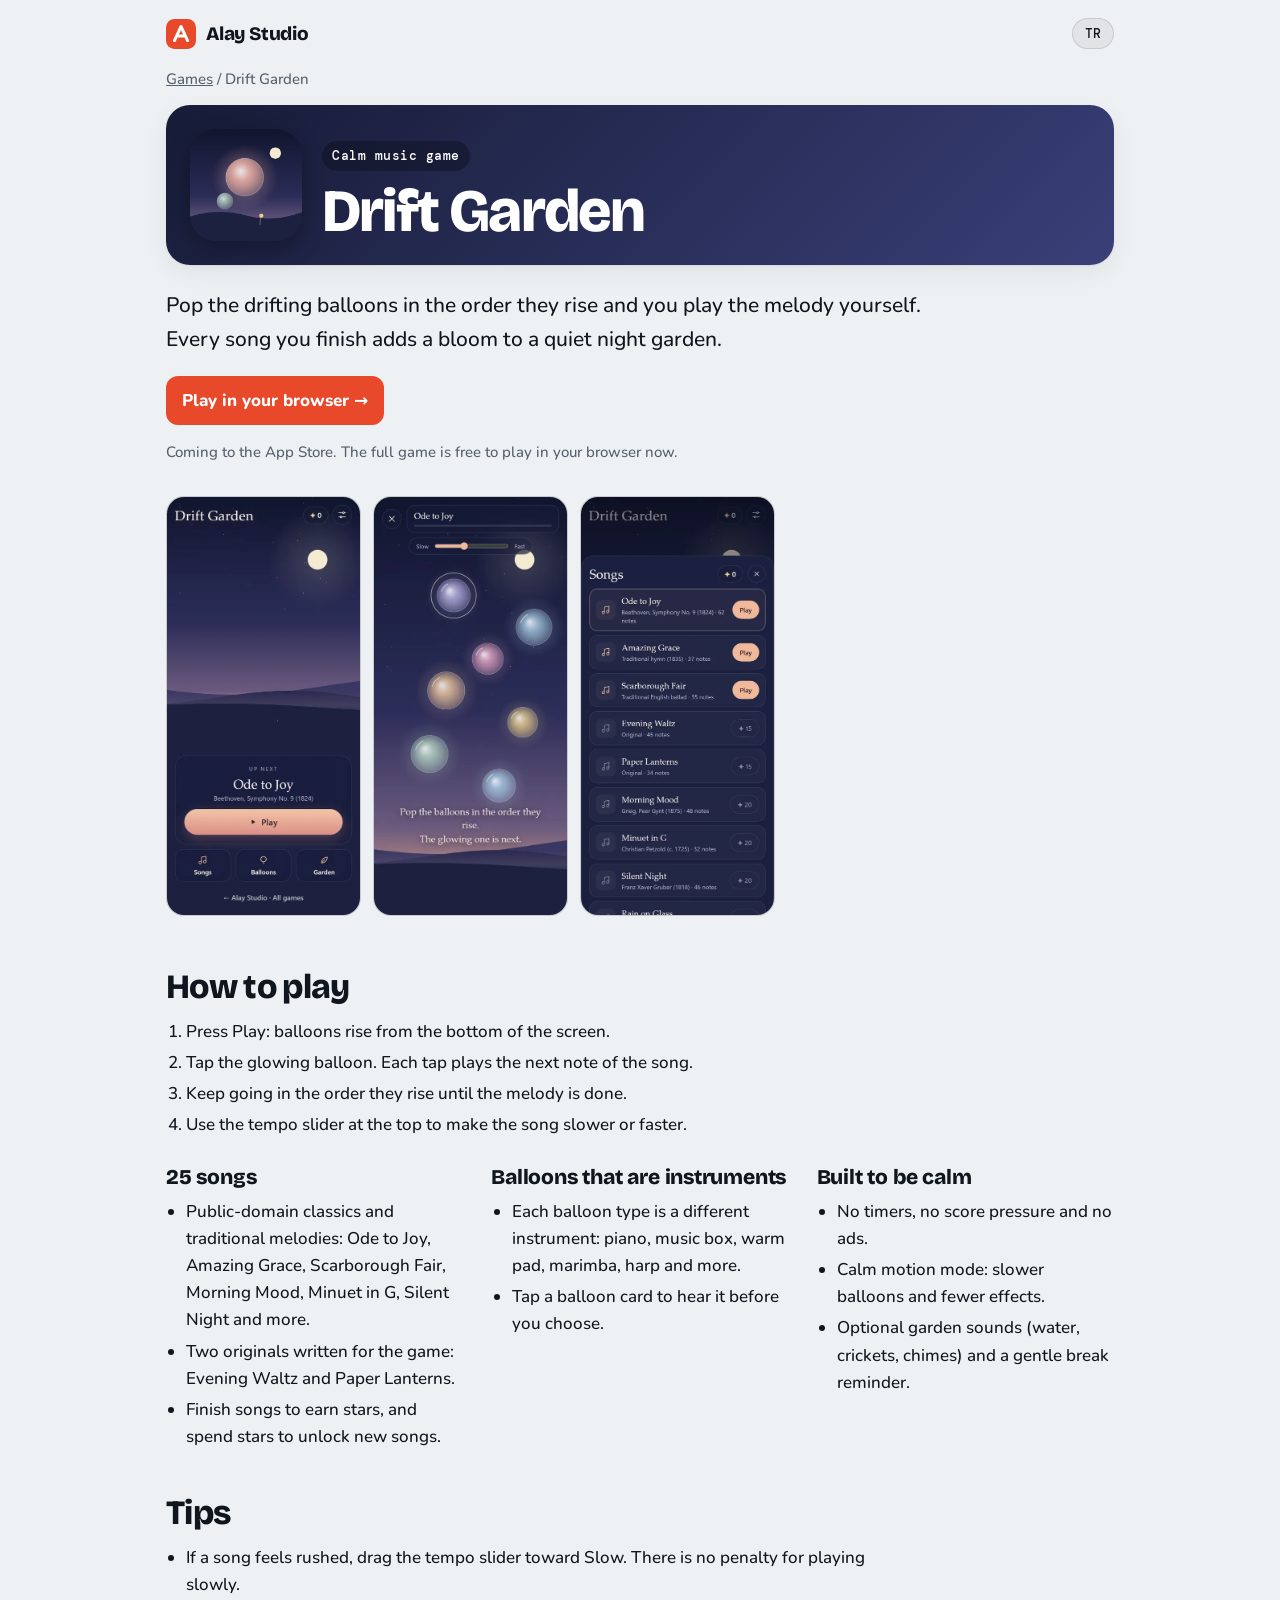
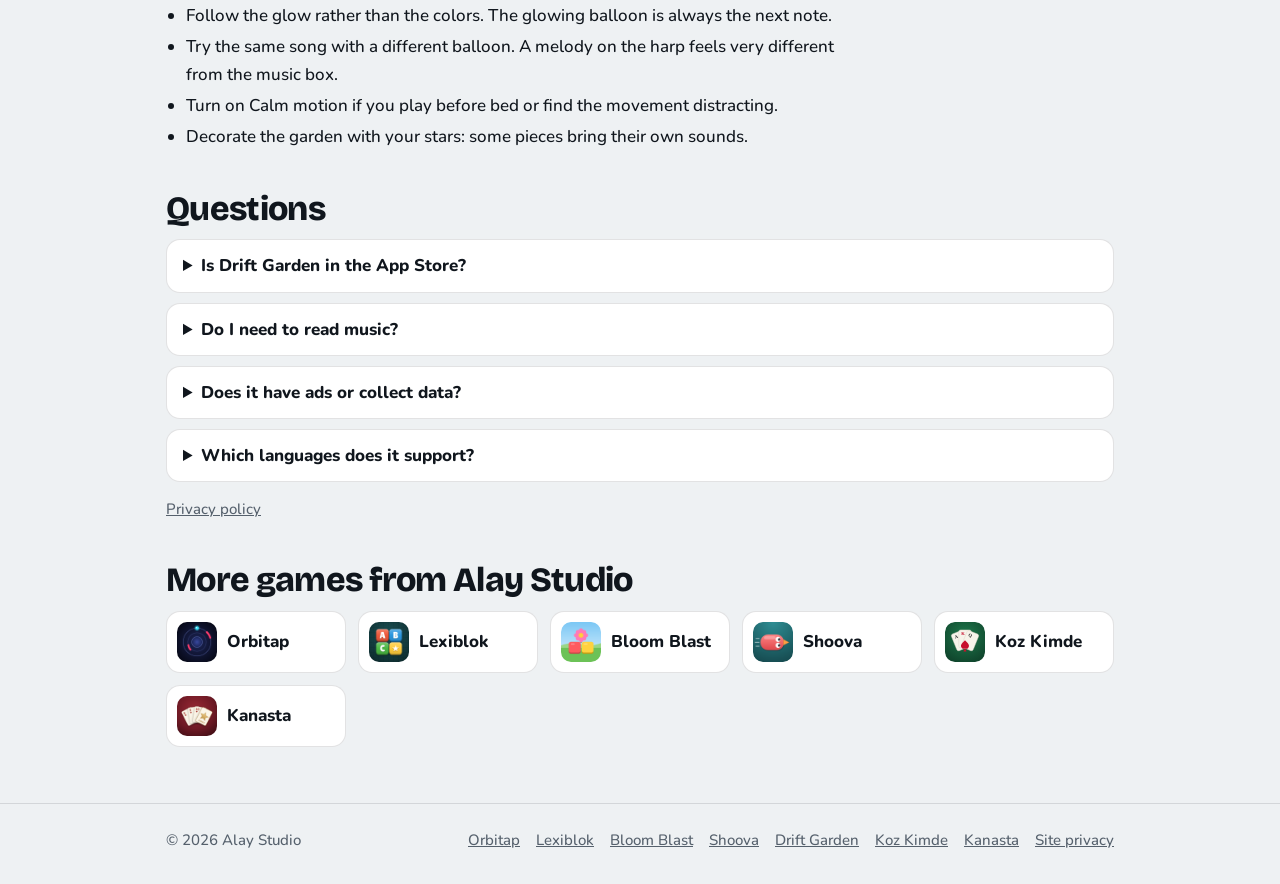
<file: drift-garden/index.html>
<!doctype html>
<html lang="en" data-lang="en">
<head>
<meta charset="utf-8">
<meta name="viewport" content="width=device-width,initial-scale=1,viewport-fit=cover">
<title>Drift Garden: play melodies by popping balloons | Alay Studio</title>
<meta name="title-en" content="Drift Garden: play melodies by popping balloons | Alay Studio">
<meta name="title-tr" content="Drift Garden: balonlara dokunarak melodi çal | Alay Studio">
<meta name="description" content="Drift Garden is a calm music game: pop drifting balloons in order to play 25 songs yourself, from Beethoven to traditional ballads, and grow a quiet night garden. No timers, no ads.">
<meta name="google-adsense-account" content="ca-pub-4611251963734836">
<link rel="canonical" href="https://alaystudio.app/drift-garden/">
<meta property="og:title" content="Drift Garden | Alay Studio">
<meta property="og:description" content="Drift Garden is a calm music game: pop drifting balloons in order to play 25 songs yourself, from Beethoven to traditional ballads, and grow a quiet night garden. No timers, no ads.">
<meta property="og:image" content="https://alaystudio.app/games/drift-garden.png">
<meta property="og:type" content="website">
<link rel="icon" href="../favicon.svg" type="image/svg+xml">
<link rel="preconnect" href="https://fonts.googleapis.com">
<link rel="preconnect" href="https://fonts.gstatic.com" crossorigin>
<link rel="stylesheet" href="https://fonts.googleapis.com/css2?family=Bricolage+Grotesque:opsz,wght@12..96,600;12..96,800&family=Nunito:wght@500;700;800&family=DM+Mono:wght@500&display=swap">
<link rel="stylesheet" href="../page.css">
<script>try{var l=localStorage.getItem('alay.lang')}catch(e){}if(l!=='en'&&l!=='tr')l=(navigator.language||'en').toLowerCase().indexOf('tr')===0?'tr':'en';document.documentElement.dataset.lang=l;</script>
<script type="application/ld+json">{"@context": "https://schema.org", "@type": "VideoGame", "name": "Drift Garden", "url": "https://alaystudio.app/drift-garden/", "description": "Drift Garden is a calm music game: pop drifting balloons in order to play 25 songs yourself, from Beethoven to traditional ballads, and grow a quiet night garden. No timers, no ads.", "image": "https://alaystudio.app/games/drift-garden.png", "genre": "Calm music game", "inLanguage": ["en", "tr"], "gamePlatform": ["Web browser"], "applicationCategory": "GameApplication", "operatingSystem": "Web", "author": {"@type": "Organization", "name": "Alay Studio", "url": "https://alaystudio.app/"}, "offers": {"@type": "Offer", "price": "0", "priceCurrency": "USD"}}</script>
<style>:root { --g1: #161b36; --g2: #3a3f78; }</style>
</head>
<body>
<div class="wrap">
<header class="top">
<a class="brand" href="../" aria-label="Alay Studio"><svg viewBox="0 0 32 32" aria-hidden="true"><rect width="32" height="32" rx="9" fill="var(--accent)"/><path d="M9 23 16 8l7 15M11.6 18h8.8" fill="none" stroke="var(--accent-ink)" stroke-width="3.2" stroke-linecap="round" stroke-linejoin="round"/></svg>Alay Studio</a>
<button class="lang" id="lang" type="button" aria-label="Türkçe">TR</button>
</header>
<main>
<article lang="en">
<p class="crumbs"><a href="../#games">Games</a> / Drift Garden</p>
<div class="hero"><img src="../games/drift-garden.png" alt="" width="112" height="112"><div><span class="genre mono">Calm music game</span><h1>Drift Garden</h1></div></div>
<p class="lede">Pop the drifting balloons in the order they rise and you play the melody yourself. Every song you finish adds a bloom to a quiet night garden.</p>
<div class="actions"><a class="btn" href="https://driftgarden.alaystudio.app/">Play in your browser →</a></div>
<p class="note">Coming to the App Store. The full game is free to play in your browser now.</p>
<div class="shots"><img src="../shots/drift-garden/en-1.webp" alt="Drift Garden screenshots 1" loading="lazy"><img src="../shots/drift-garden/en-2.webp" alt="Drift Garden screenshots 2" loading="lazy"><img src="../shots/drift-garden/en-3.webp" alt="Drift Garden screenshots 3" loading="lazy"></div>
<h2>How to play</h2><ol class="list"><li>Press Play: balloons rise from the bottom of the screen.</li><li>Tap the glowing balloon. Each tap plays the next note of the song.</li><li>Keep going in the order they rise until the melody is done.</li><li>Use the tempo slider at the top to make the song slower or faster.</li></ol>
<div class="cols">
<section><h3>25 songs</h3><ul class="list"><li>Public-domain classics and traditional melodies: Ode to Joy, Amazing Grace, Scarborough Fair, Morning Mood, Minuet in G, Silent Night and more.</li><li>Two originals written for the game: Evening Waltz and Paper Lanterns.</li><li>Finish songs to earn stars, and spend stars to unlock new songs.</li></ul></section>
<section><h3>Balloons that are instruments</h3><ul class="list"><li>Each balloon type is a different instrument: piano, music box, warm pad, marimba, harp and more.</li><li>Tap a balloon card to hear it before you choose.</li></ul></section>
<section><h3>Built to be calm</h3><ul class="list"><li>No timers, no score pressure and no ads.</li><li>Calm motion mode: slower balloons and fewer effects.</li><li>Optional garden sounds (water, crickets, chimes) and a gentle break reminder.</li></ul></section>
</div>
<h2>Tips</h2><ul class="list tips"><li>If a song feels rushed, drag the tempo slider toward Slow. There is no penalty for playing slowly.</li><li>Follow the glow rather than the colors. The glowing balloon is always the next note.</li><li>Try the same song with a different balloon. A melody on the harp feels very different from the music box.</li><li>Turn on Calm motion if you play before bed or find the movement distracting.</li><li>Decorate the garden with your stars: some pieces bring their own sounds.</li></ul>
<h2>Questions</h2><details><summary>Is Drift Garden in the App Store?</summary><p>Not yet. You can play it now in your browser at driftgarden.alaystudio.app.</p></details><details><summary>Do I need to read music?</summary><p>No. You only tap the glowing balloon; the game plays the right note.</p></details><details><summary>Does it have ads or collect data?</summary><p>No. There are no ads, and the game keeps your progress only on your device.</p></details><details><summary>Which languages does it support?</summary><p>The interface is in English.</p></details>
<p class="note"><a href="../drift-garden/privacy.html">Privacy policy</a></p>
<h2>More games from Alay Studio</h2><div class="more"><a href="../orbitap/"><img src="../games/orbitap.png" alt="" width="40" height="40" loading="lazy">Orbitap</a><a href="../lexiblok/"><img src="../games/lexiblok.png" alt="" width="40" height="40" loading="lazy">Lexiblok</a><a href="../bloom-blast/"><img src="../games/bloom-blast.png" alt="" width="40" height="40" loading="lazy">Bloom Blast</a><a href="../shoova/"><img src="../games/shoova.png" alt="" width="40" height="40" loading="lazy">Shoova</a><a href="../koz-kimde/"><img src="../games/koz-kimde.svg" alt="" width="40" height="40" loading="lazy">Koz Kimde</a><a href="../kanasta/"><img src="../games/kanasta.png" alt="" width="40" height="40" loading="lazy">Kanasta</a></div>
</article>
<article lang="tr">
<p class="crumbs"><a href="../#games">Oyunlar</a> / Drift Garden</p>
<div class="hero"><img src="../games/drift-garden.png" alt="" width="112" height="112"><div><span class="genre mono">Sakin müzik oyunu</span><h1>Drift Garden</h1></div></div>
<p class="lede">Süzülen balonlara yükseldikleri sırayla dokun, melodiyi kendin çal. Bitirdiğin her şarkı sessiz gece bahçene bir çiçek ekler.</p>
<div class="actions"><a class="btn" href="https://driftgarden.alaystudio.app/">Tarayıcıda oyna →</a></div>
<p class="note">App Store'a geliyor. Oyunun tamamı şimdiden tarayıcıda ücretsiz oynanabilir.</p>
<div class="shots"><img src="../shots/drift-garden/en-1.webp" alt="Drift Garden ekran görüntüleri 1" loading="lazy"><img src="../shots/drift-garden/en-2.webp" alt="Drift Garden ekran görüntüleri 2" loading="lazy"><img src="../shots/drift-garden/en-3.webp" alt="Drift Garden ekran görüntüleri 3" loading="lazy"></div>
<h2>Nasıl oynanır</h2><ol class="list"><li>Oyna’ya bas: balonlar ekranın altından yükselir.</li><li>Parlayan balona dokun. Her dokunuş şarkının bir sonraki notasını çalar.</li><li>Yükseldikleri sırayla devam et, melodi bitene kadar.</li><li>Üstteki tempo çubuğuyla şarkıyı yavaşlat ya da hızlandır.</li></ol>
<div class="cols">
<section><h3>25 şarkı</h3><ul class="list"><li>Telifsiz klasikler ve geleneksel ezgiler: Neşeye Övgü, Amazing Grace, Scarborough Fair, Morning Mood, Minuet in G, Silent Night ve dahası.</li><li>Oyun için yazılmış iki özgün beste: Akşam Valsi ve Kâğıt Fenerler.</li><li>Şarkıları bitirip yıldız kazan, yıldızlarla yeni şarkılar aç.</li></ul></section>
<section><h3>Enstrüman olan balonlar</h3><ul class="list"><li>Her balon türü farklı bir enstrüman: piyano, müzik kutusu, sıcak synth, marimba, arp ve dahası.</li><li>Seçmeden önce balon kartına dokunup sesini dinle.</li></ul></section>
<section><h3>Sakin olsun diye yapıldı</h3><ul class="list"><li>Süre yok, puan baskısı yok, reklam yok.</li><li>Sakin hareket modu: daha yavaş balonlar, daha az efekt.</li><li>İsteğe bağlı bahçe sesleri (su, cırcır böceği, rüzgâr çanı) ve nazik bir mola hatırlatıcısı.</li></ul></section>
</div>
<h2>İpuçları</h2><ul class="list tips"><li>Şarkı aceleye geliyorsa tempo çubuğunu Yavaş’a çek. Yavaş çalmanın hiçbir cezası yok.</li><li>Renklere değil parıltıya bak. Parlayan balon her zaman bir sonraki notadır.</li><li>Aynı şarkıyı başka bir balonla dene. Arpta çalınan bir melodi müzik kutusundakinden çok farklı hissettirir.</li><li>Yatmadan önce oynuyorsan ya da hareket dikkatini dağıtıyorsa Sakin hareket’i aç.</li><li>Yıldızlarınla bahçeni süsle: bazı parçalar kendi seslerini getirir.</li></ul>
<h2>Sorular</h2><details><summary>Drift Garden App Store’da mı?</summary><p>Henüz değil. Şimdiden driftgarden.alaystudio.app adresinde tarayıcıda oynayabilirsin.</p></details><details><summary>Nota bilmem gerekiyor mu?</summary><p>Hayır. Sadece parlayan balona dokunursun, doğru notayı oyun çalar.</p></details><details><summary>Reklam var mı, veri topluyor mu?</summary><p>Hayır. Reklam yok; oyun ilerlemeni yalnızca cihazında tutar.</p></details><details><summary>Hangi dilleri destekliyor?</summary><p>Arayüz İngilizce.</p></details>
<p class="note"><a href="../drift-garden/privacy.html">Gizlilik politikası</a></p>
<h2>Alay Studio'nun diğer oyunları</h2><div class="more"><a href="../orbitap/"><img src="../games/orbitap.png" alt="" width="40" height="40" loading="lazy">Orbitap</a><a href="../lexiblok/"><img src="../games/lexiblok.png" alt="" width="40" height="40" loading="lazy">Lexiblok</a><a href="../bloom-blast/"><img src="../games/bloom-blast.png" alt="" width="40" height="40" loading="lazy">Bloom Blast</a><a href="../shoova/"><img src="../games/shoova.png" alt="" width="40" height="40" loading="lazy">Shoova</a><a href="../koz-kimde/"><img src="../games/koz-kimde.svg" alt="" width="40" height="40" loading="lazy">Koz Kimde</a><a href="../kanasta/"><img src="../games/kanasta.png" alt="" width="40" height="40" loading="lazy">Kanasta</a></div>
</article>
</main>
</div>
<footer>
<div class="wrap">
<span>© 2026 Alay Studio</span>
<ul><li><a href="../orbitap/">Orbitap</a></li><li><a href="../lexiblok/">Lexiblok</a></li><li><a href="../bloom-blast/">Bloom Blast</a></li><li><a href="../shoova/">Shoova</a></li><li><a href="../drift-garden/">Drift Garden</a></li><li><a href="../koz-kimde/">Koz Kimde</a></li><li><a href="../kanasta/">Kanasta</a></li><li><a href="../privacy.html"><span lang="en">Site privacy</span><span lang="tr">Site gizliliği</span></a></li></ul>
</div>
</footer>
<script src="../page.js"></script>
</body>
</html>
</file>
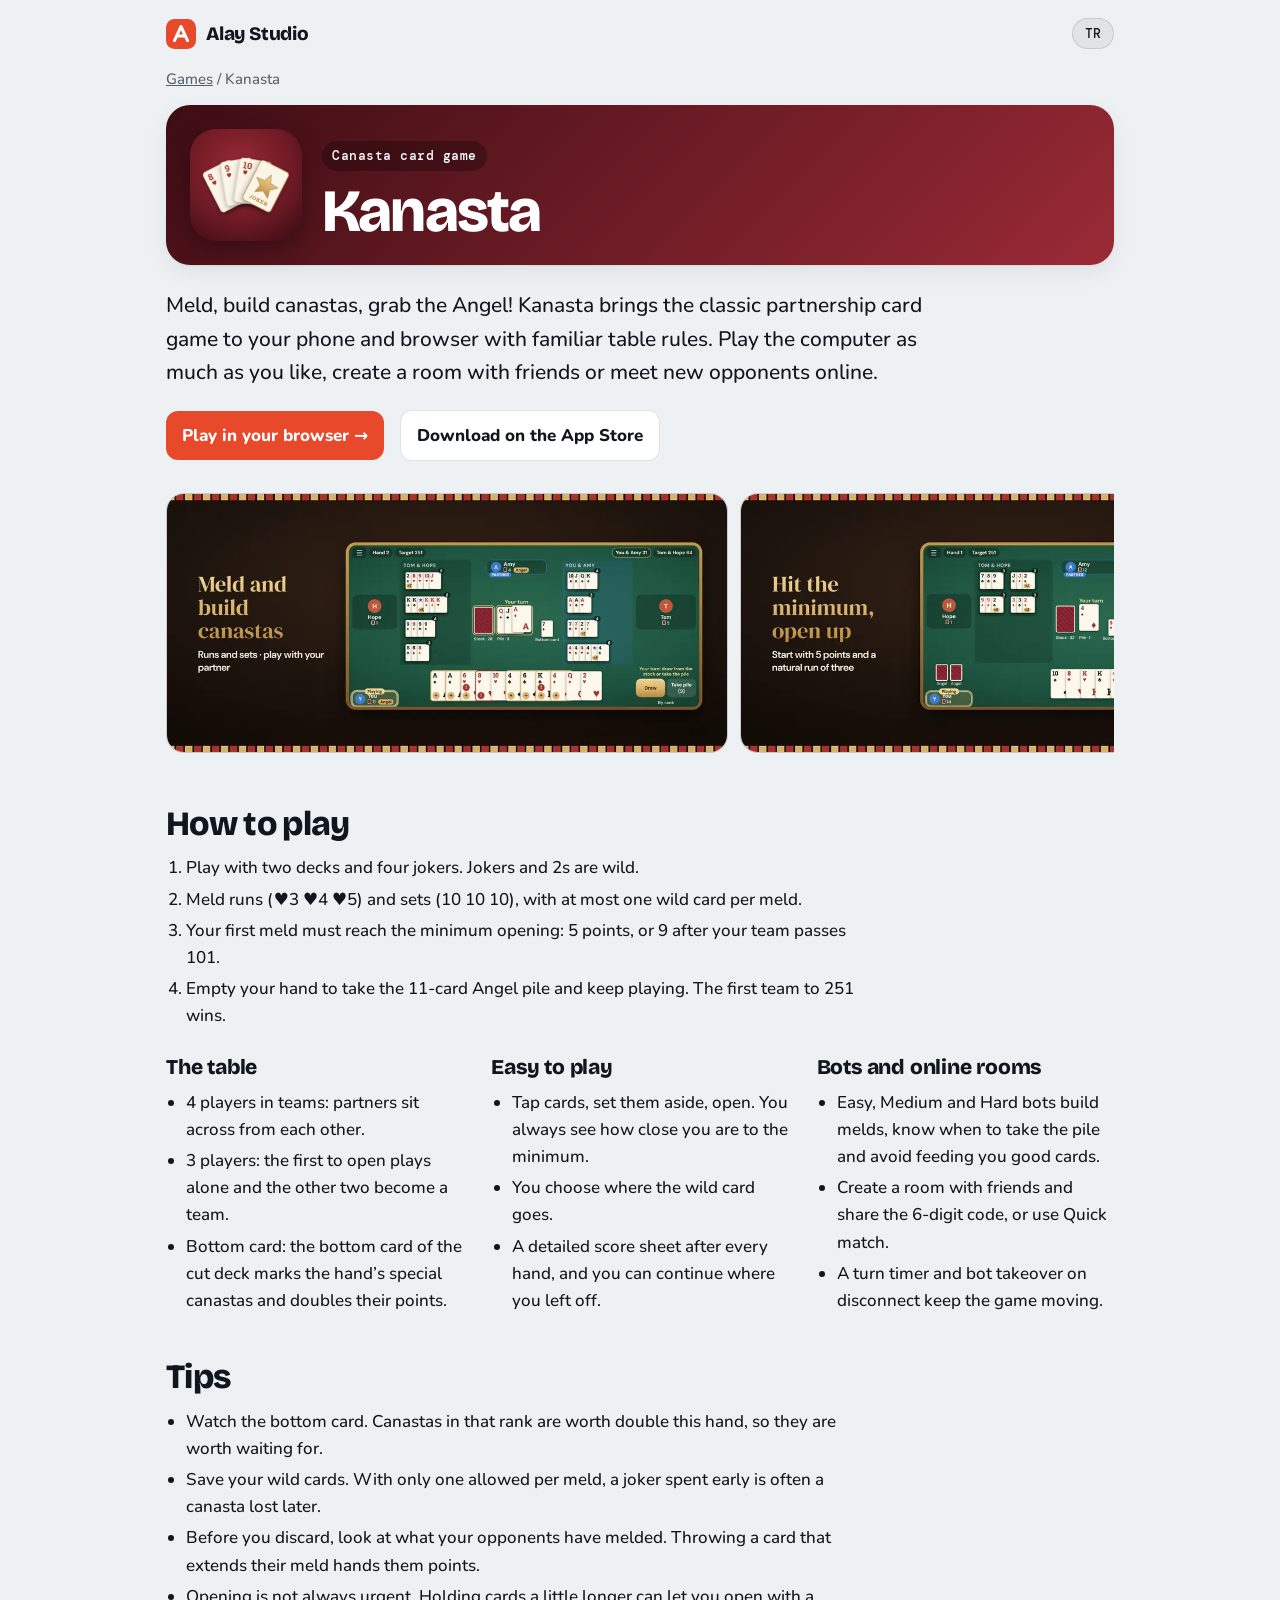
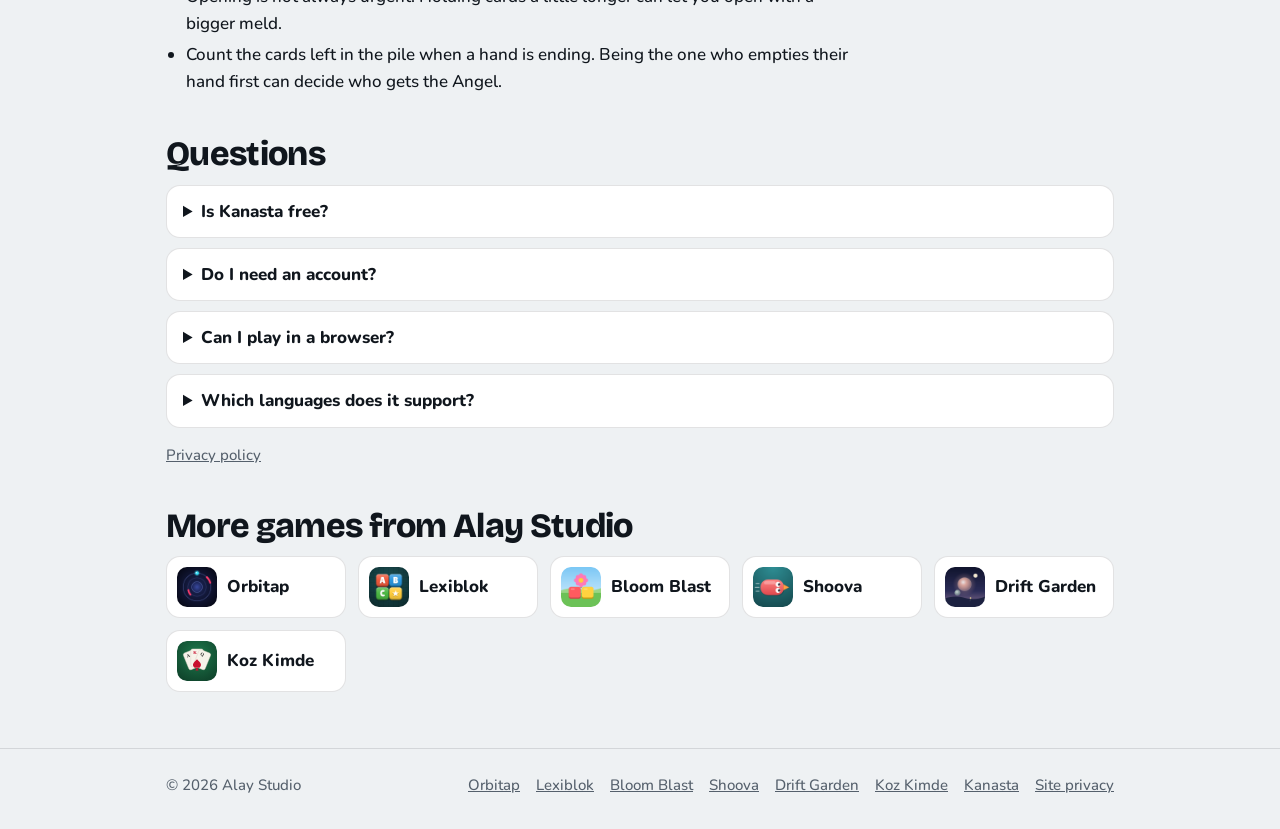
<file: kanasta/index.html>
<!doctype html>
<html lang="en" data-lang="en">
<head>
<meta charset="utf-8">
<meta name="viewport" content="width=device-width,initial-scale=1,viewport-fit=cover">
<title>Kanasta: partnership Canasta with bots or online | Alay Studio</title>
<meta name="title-en" content="Kanasta: partnership Canasta with bots or online | Alay Studio">
<meta name="title-tr" content="Kanasta: botlara karşı ve online eşli Kanasta | Alay Studio">
<meta name="description" content="Kanasta brings the classic partnership card game with familiar table rules: 3 or 4 players, runs and sets, the bottom card and the Angel pile, smart bots offline and online rooms.">
<meta name="google-adsense-account" content="ca-pub-4611251963734836">
<link rel="canonical" href="https://alaystudio.app/kanasta/">
<meta property="og:title" content="Kanasta | Alay Studio">
<meta property="og:description" content="Kanasta brings the classic partnership card game with familiar table rules: 3 or 4 players, runs and sets, the bottom card and the Angel pile, smart bots offline and online rooms.">
<meta property="og:image" content="https://alaystudio.app/games/kanasta.png">
<meta property="og:type" content="website">
<link rel="icon" href="../favicon.svg" type="image/svg+xml">
<link rel="preconnect" href="https://fonts.googleapis.com">
<link rel="preconnect" href="https://fonts.gstatic.com" crossorigin>
<link rel="stylesheet" href="https://fonts.googleapis.com/css2?family=Bricolage+Grotesque:opsz,wght@12..96,600;12..96,800&family=Nunito:wght@500;700;800&family=DM+Mono:wght@500&display=swap">
<link rel="stylesheet" href="../page.css">
<script>try{var l=localStorage.getItem('alay.lang')}catch(e){}if(l!=='en'&&l!=='tr')l=(navigator.language||'en').toLowerCase().indexOf('tr')===0?'tr':'en';document.documentElement.dataset.lang=l;</script>
<script type="application/ld+json">{"@context": "https://schema.org", "@type": "VideoGame", "name": "Kanasta", "url": "https://alaystudio.app/kanasta/", "description": "Kanasta brings the classic partnership card game with familiar table rules: 3 or 4 players, runs and sets, the bottom card and the Angel pile, smart bots offline and online rooms.", "image": "https://alaystudio.app/games/kanasta.png", "genre": "Canasta card game", "inLanguage": ["en", "tr"], "gamePlatform": ["Web browser", "iOS"], "applicationCategory": "GameApplication", "operatingSystem": "iOS, Web", "author": {"@type": "Organization", "name": "Alay Studio", "url": "https://alaystudio.app/"}, "offers": {"@type": "Offer", "price": "0", "priceCurrency": "USD"}, "sameAs": ["https://apps.apple.com/app/id6825789582"]}</script>
<style>:root { --g1: #3d0d14; --g2: #9a2a36; }</style>
</head>
<body>
<div class="wrap">
<header class="top">
<a class="brand" href="../" aria-label="Alay Studio"><svg viewBox="0 0 32 32" aria-hidden="true"><rect width="32" height="32" rx="9" fill="var(--accent)"/><path d="M9 23 16 8l7 15M11.6 18h8.8" fill="none" stroke="var(--accent-ink)" stroke-width="3.2" stroke-linecap="round" stroke-linejoin="round"/></svg>Alay Studio</a>
<button class="lang" id="lang" type="button" aria-label="Türkçe">TR</button>
</header>
<main>
<article lang="en">
<p class="crumbs"><a href="../#games">Games</a> / Kanasta</p>
<div class="hero"><img src="../games/kanasta.png" alt="" width="112" height="112"><div><span class="genre mono">Canasta card game</span><h1>Kanasta</h1></div></div>
<p class="lede">Meld, build canastas, grab the Angel! Kanasta brings the classic partnership card game to your phone and browser with familiar table rules. Play the computer as much as you like, create a room with friends or meet new opponents online.</p>
<div class="actions"><a class="btn" href="https://kanasta.alaystudio.app/">Play in your browser →</a><a class="btn alt" href="https://apps.apple.com/app/id6825789582" rel="noopener">Download on the App Store</a></div>
<div class="shots wide"><img src="../shots/kanasta/en-1.webp" alt="Kanasta screenshots 1" loading="lazy"><img src="../shots/kanasta/en-2.webp" alt="Kanasta screenshots 2" loading="lazy"><img src="../shots/kanasta/en-3.webp" alt="Kanasta screenshots 3" loading="lazy"><img src="../shots/kanasta/en-4.webp" alt="Kanasta screenshots 4" loading="lazy"></div>
<h2>How to play</h2><ol class="list"><li>Play with two decks and four jokers. Jokers and 2s are wild.</li><li>Meld runs (♥3 ♥4 ♥5) and sets (10 10 10), with at most one wild card per meld.</li><li>Your first meld must reach the minimum opening: 5 points, or 9 after your team passes 101.</li><li>Empty your hand to take the 11-card Angel pile and keep playing. The first team to 251 wins.</li></ol>
<div class="cols">
<section><h3>The table</h3><ul class="list"><li>4 players in teams: partners sit across from each other.</li><li>3 players: the first to open plays alone and the other two become a team.</li><li>Bottom card: the bottom card of the cut deck marks the hand’s special canastas and doubles their points.</li></ul></section>
<section><h3>Easy to play</h3><ul class="list"><li>Tap cards, set them aside, open. You always see how close you are to the minimum.</li><li>You choose where the wild card goes.</li><li>A detailed score sheet after every hand, and you can continue where you left off.</li></ul></section>
<section><h3>Bots and online rooms</h3><ul class="list"><li>Easy, Medium and Hard bots build melds, know when to take the pile and avoid feeding you good cards.</li><li>Create a room with friends and share the 6-digit code, or use Quick match.</li><li>A turn timer and bot takeover on disconnect keep the game moving.</li></ul></section>
</div>
<h2>Tips</h2><ul class="list tips"><li>Watch the bottom card. Canastas in that rank are worth double this hand, so they are worth waiting for.</li><li>Save your wild cards. With only one allowed per meld, a joker spent early is often a canasta lost later.</li><li>Before you discard, look at what your opponents have melded. Throwing a card that extends their meld hands them points.</li><li>Opening is not always urgent. Holding cards a little longer can let you open with a bigger meld.</li><li>Count the cards left in the pile when a hand is ending. Being the one who empties their hand first can decide who gets the Angel.</li></ul>
<h2>Questions</h2><details><summary>Is Kanasta free?</summary><p>Yes. There are no ads and no betting.</p></details><details><summary>Do I need an account?</summary><p>No. You can play right away. Signing in with Google or Apple in the app is optional and keeps your rating.</p></details><details><summary>Can I play in a browser?</summary><p>Yes, at kanasta.alaystudio.app, both against bots and online.</p></details><details><summary>Which languages does it support?</summary><p>English and Turkish.</p></details>
<p class="note"><a href="https://kanasta-oyun.web.app/privacy.html">Privacy policy</a></p>
<h2>More games from Alay Studio</h2><div class="more"><a href="../orbitap/"><img src="../games/orbitap.png" alt="" width="40" height="40" loading="lazy">Orbitap</a><a href="../lexiblok/"><img src="../games/lexiblok.png" alt="" width="40" height="40" loading="lazy">Lexiblok</a><a href="../bloom-blast/"><img src="../games/bloom-blast.png" alt="" width="40" height="40" loading="lazy">Bloom Blast</a><a href="../shoova/"><img src="../games/shoova.png" alt="" width="40" height="40" loading="lazy">Shoova</a><a href="../drift-garden/"><img src="../games/drift-garden.png" alt="" width="40" height="40" loading="lazy">Drift Garden</a><a href="../koz-kimde/"><img src="../games/koz-kimde.svg" alt="" width="40" height="40" loading="lazy">Koz Kimde</a></div>
</article>
<article lang="tr">
<p class="crumbs"><a href="../#games">Oyunlar</a> / Kanasta</p>
<div class="hero"><img src="../games/kanasta.png" alt="" width="112" height="112"><div><span class="genre mono">Kanasta kart oyunu</span><h1>Kanasta</h1></div></div>
<p class="lede">Seri aç, kanasta yap, Angel’ı kap! Kanasta, sevilen eşli kart oyununu tanıdık masa kurallarıyla telefonuna ve tarayıcına getiriyor. Bilgisayara karşı istediğin kadar oyna, arkadaşlarınla oda kur ya da online masalarda yeni rakiplerle karşılaş.</p>
<div class="actions"><a class="btn" href="https://kanasta.alaystudio.app/">Tarayıcıda oyna →</a><a class="btn alt" href="https://apps.apple.com/app/id6825789582" rel="noopener">App Store'dan indir</a></div>
<div class="shots wide"><img src="../shots/kanasta/tr-1.webp" alt="Kanasta ekran görüntüleri 1" loading="lazy"><img src="../shots/kanasta/tr-2.webp" alt="Kanasta ekran görüntüleri 2" loading="lazy"><img src="../shots/kanasta/tr-3.webp" alt="Kanasta ekran görüntüleri 3" loading="lazy"><img src="../shots/kanasta/tr-4.webp" alt="Kanasta ekran görüntüleri 4" loading="lazy"></div>
<h2>Nasıl oynanır</h2><ol class="list"><li>İki deste ve dört jokerle oynanır. Jokerler ve 2’ler joker sayılır.</li><li>Sıralı (♥3 ♥4 ♥5) ve aynı değerli (10 10 10) seriler aç; her seride en fazla bir joker.</li><li>İlk açışın barajı geçmeli: 5 puan, takımın 101’i geçince 9.</li><li>Elini bitiren 11’lik Angel destesini alır ve oynamaya devam eder. 251 puana ilk ulaşan takım kazanır.</li></ol>
<div class="cols">
<section><h3>Masa</h3><ul class="list"><li>4 kişi eşli: karşılıklı oturanlar takım.</li><li>3 kişi: barajı ilk geçen tek kalır, diğer ikisi takım olur.</li><li>Alt kart: kesilen destenin alttaki kartı o elin özel kanastasını belirler ve puanını iki katına çıkarır.</li></ul></section>
<section><h3>Kolay oynanış</h3><ul class="list"><li>Kartlara dokun, seriye koy, aç. Barajın ne kadarını karşıladığını hep görürsün.</li><li>Jokerin nereye gideceğini sen seçersin.</li><li>El sonunda kalem kalem puan tablosu; kaldığın yerden devam edebilirsin.</li></ul></section>
<section><h3>Botlar ve online odalar</h3><ul class="list"><li>Kolay, Orta ve Zor botlar seri kurar, yeri ne zaman alacağını hesaplar, rakibe yarayacak kartı atmaz.</li><li>Arkadaşlarınla oda kur ve 6 haneli kodu paylaş ya da Hızlı eşleşme’yi kullan.</li><li>Tur süresi ve kopan bağlantıda bot devralması oyunu hep yürütür.</li></ul></section>
</div>
<h2>İpuçları</h2><ul class="list tips"><li>Alt karta dikkat et. O değerdeki kanastalar bu elde iki kat puan getirir; beklemeye değer.</li><li>Jokerlerini sakla. Her seride yalnızca bir joker olabildiği için erken harcanan joker çoğu zaman sonradan kaçan bir kanasta demektir.</li><li>Kart atmadan önce rakibin açtığı serilere bak. Onların serisini uzatan kartı atmak puanı onlara verir.</li><li>Açmak her zaman acil değildir. Kartları biraz daha tutmak daha büyük bir seriyle açmanı sağlayabilir.</li><li>El biterken destede kalan kartları say. Elini ilk bitiren olmak Angel’ı kimin alacağını belirleyebilir.</li></ul>
<h2>Sorular</h2><details><summary>Kanasta ücretsiz mi?</summary><p>Evet. Reklam yok, bahis yok.</p></details><details><summary>Hesap gerekiyor mu?</summary><p>Hayır, hemen oynayabilirsin. Uygulamada Google ya da Apple ile giriş isteğe bağlıdır ve puanını korur.</p></details><details><summary>Tarayıcıda oynanır mı?</summary><p>Evet, kanasta.alaystudio.app adresinde, hem botlara karşı hem online.</p></details><details><summary>Hangi dilleri destekliyor?</summary><p>Türkçe ve İngilizce.</p></details>
<p class="note"><a href="https://kanasta-oyun.web.app/privacy.html">Gizlilik politikası</a></p>
<h2>Alay Studio'nun diğer oyunları</h2><div class="more"><a href="../orbitap/"><img src="../games/orbitap.png" alt="" width="40" height="40" loading="lazy">Orbitap</a><a href="../lexiblok/"><img src="../games/lexiblok.png" alt="" width="40" height="40" loading="lazy">Lexiblok</a><a href="../bloom-blast/"><img src="../games/bloom-blast.png" alt="" width="40" height="40" loading="lazy">Bloom Blast</a><a href="../shoova/"><img src="../games/shoova.png" alt="" width="40" height="40" loading="lazy">Shoova</a><a href="../drift-garden/"><img src="../games/drift-garden.png" alt="" width="40" height="40" loading="lazy">Drift Garden</a><a href="../koz-kimde/"><img src="../games/koz-kimde.svg" alt="" width="40" height="40" loading="lazy">Koz Kimde</a></div>
</article>
</main>
</div>
<footer>
<div class="wrap">
<span>© 2026 Alay Studio</span>
<ul><li><a href="../orbitap/">Orbitap</a></li><li><a href="../lexiblok/">Lexiblok</a></li><li><a href="../bloom-blast/">Bloom Blast</a></li><li><a href="../shoova/">Shoova</a></li><li><a href="../drift-garden/">Drift Garden</a></li><li><a href="../koz-kimde/">Koz Kimde</a></li><li><a href="../kanasta/">Kanasta</a></li><li><a href="../privacy.html"><span lang="en">Site privacy</span><span lang="tr">Site gizliliği</span></a></li></ul>
</div>
</footer>
<script src="../page.js"></script>
</body>
</html>
</file>
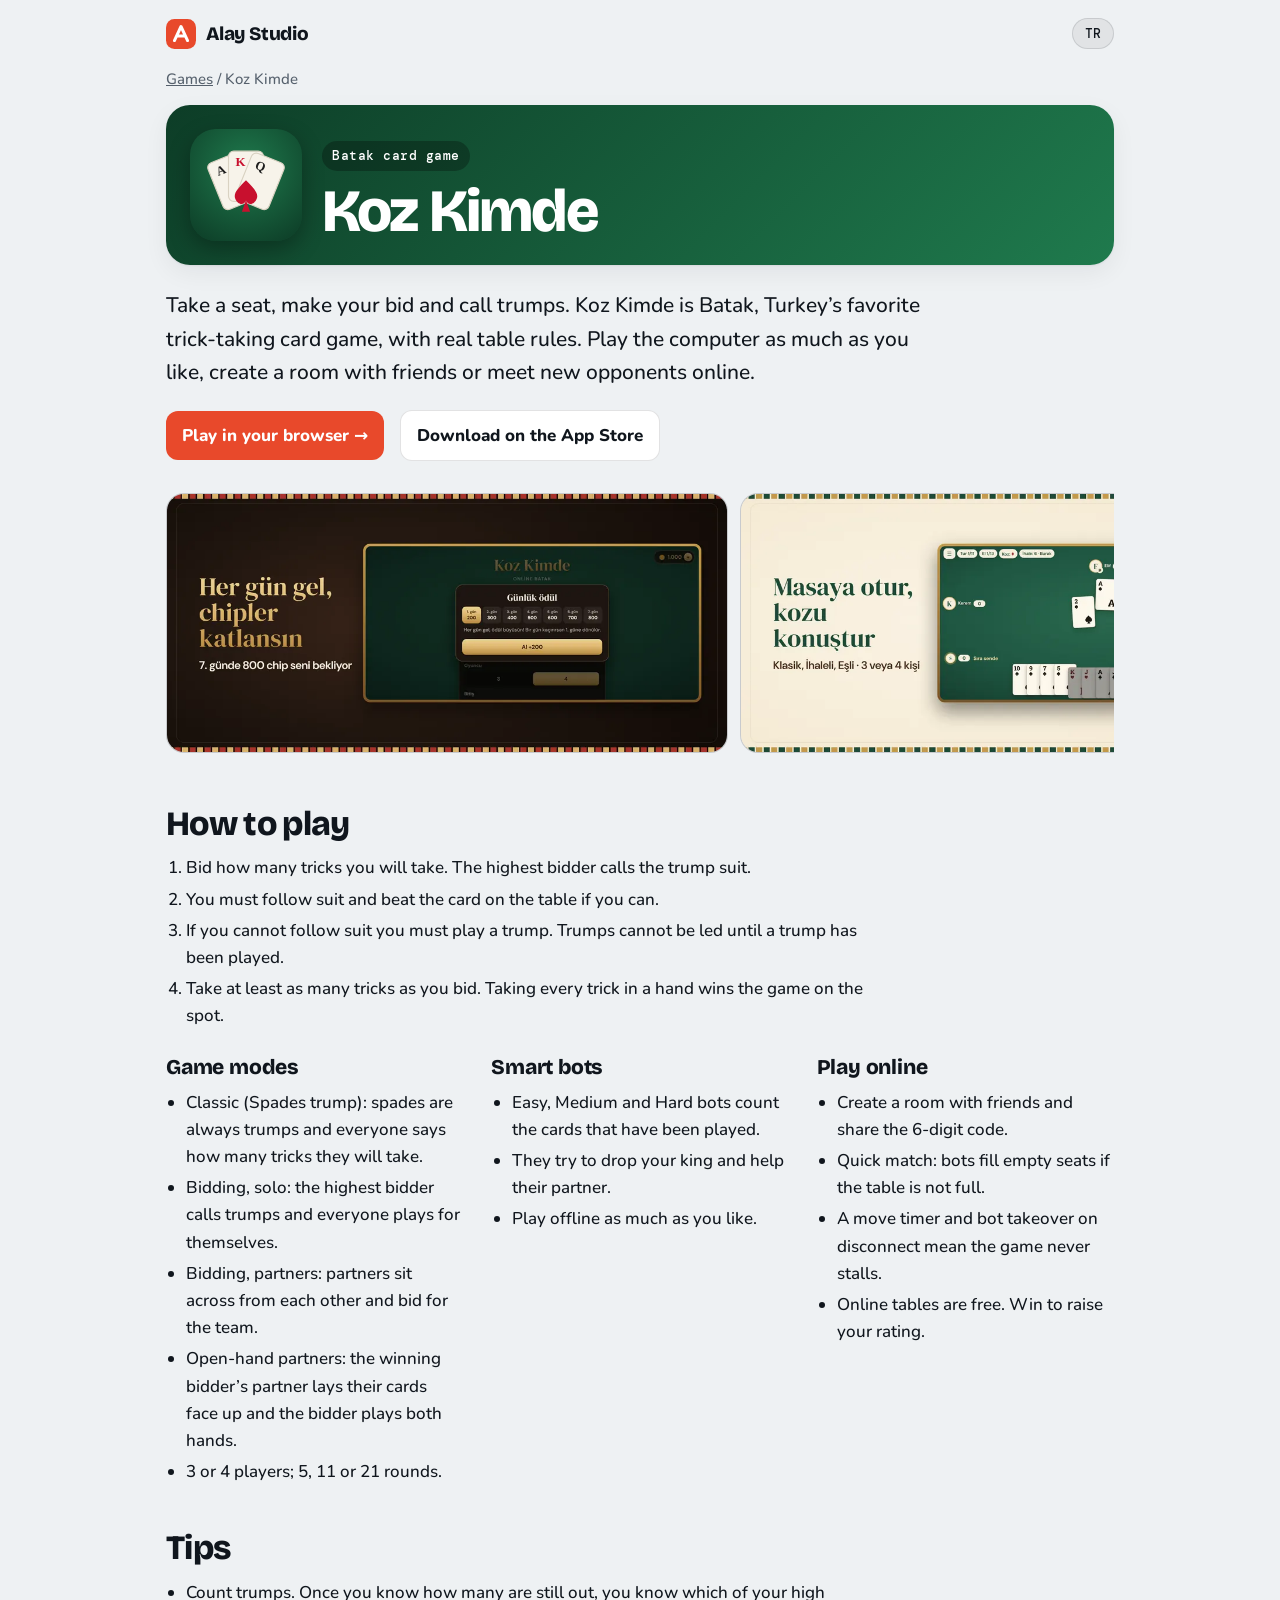
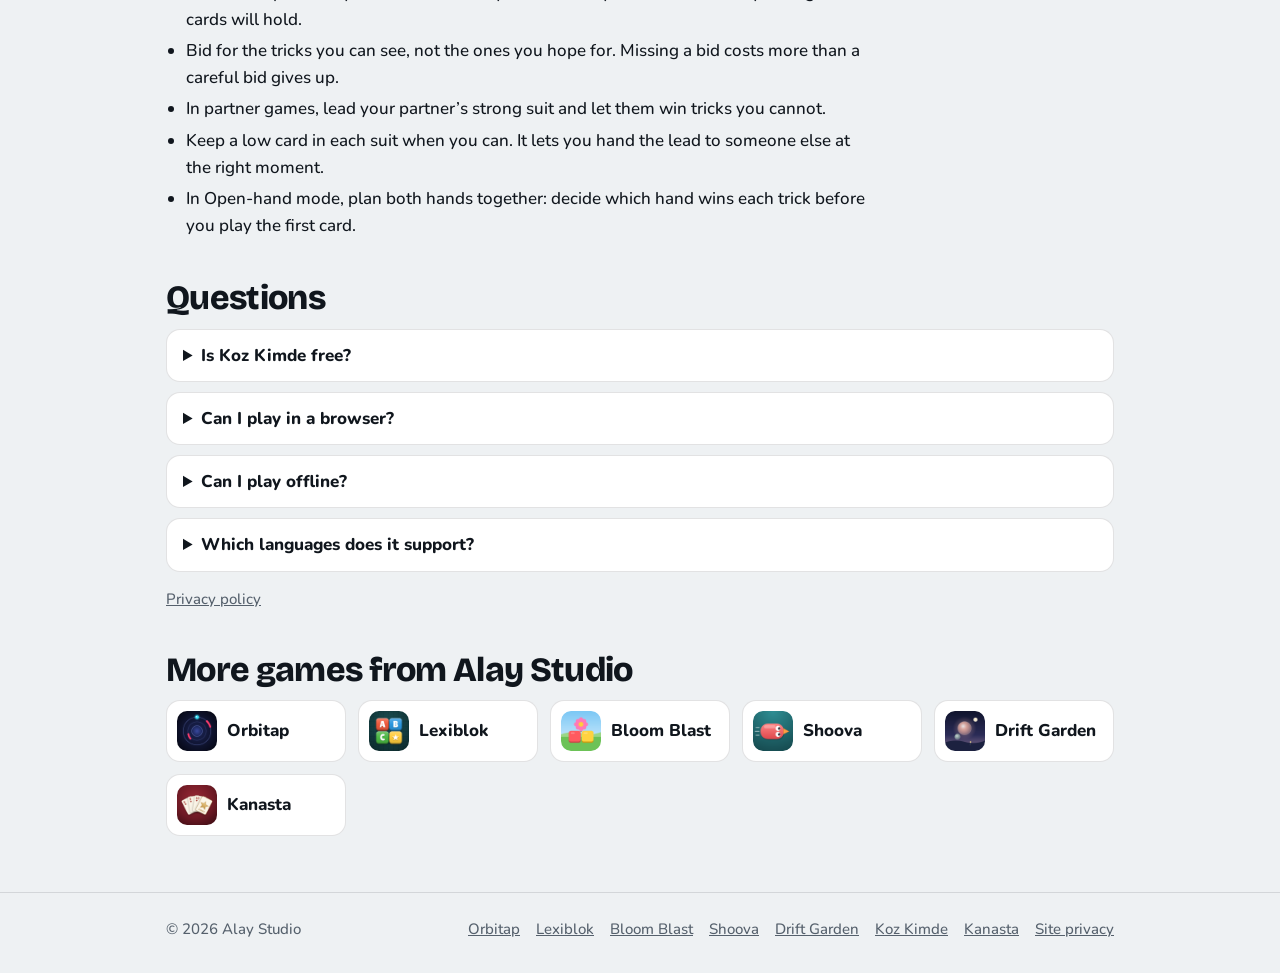
<file: koz-kimde/index.html>
<!doctype html>
<html lang="en" data-lang="en">
<head>
<meta charset="utf-8">
<meta name="viewport" content="width=device-width,initial-scale=1,viewport-fit=cover">
<title>Koz Kimde: Turkish Batak against bots or online | Alay Studio</title>
<meta name="title-en" content="Koz Kimde: Turkish Batak against bots or online | Alay Studio">
<meta name="title-tr" content="Koz Kimde: botlara karşı ve online Batak | Alay Studio">
<meta name="description" content="Koz Kimde brings Turkish Batak with real table rules: Classic, Bidding, Partners and Open-hand modes for 3 or 4 players, smart bots offline and free online tables.">
<meta name="google-adsense-account" content="ca-pub-4611251963734836">
<link rel="canonical" href="https://alaystudio.app/koz-kimde/">
<meta property="og:title" content="Koz Kimde | Alay Studio">
<meta property="og:description" content="Koz Kimde brings Turkish Batak with real table rules: Classic, Bidding, Partners and Open-hand modes for 3 or 4 players, smart bots offline and free online tables.">
<meta property="og:image" content="https://alaystudio.app/games/koz-kimde.svg">
<meta property="og:type" content="website">
<link rel="icon" href="../favicon.svg" type="image/svg+xml">
<link rel="preconnect" href="https://fonts.googleapis.com">
<link rel="preconnect" href="https://fonts.gstatic.com" crossorigin>
<link rel="stylesheet" href="https://fonts.googleapis.com/css2?family=Bricolage+Grotesque:opsz,wght@12..96,600;12..96,800&family=Nunito:wght@500;700;800&family=DM+Mono:wght@500&display=swap">
<link rel="stylesheet" href="../page.css">
<script>try{var l=localStorage.getItem('alay.lang')}catch(e){}if(l!=='en'&&l!=='tr')l=(navigator.language||'en').toLowerCase().indexOf('tr')===0?'tr':'en';document.documentElement.dataset.lang=l;</script>
<script type="application/ld+json">{"@context": "https://schema.org", "@type": "VideoGame", "name": "Koz Kimde", "url": "https://alaystudio.app/koz-kimde/", "description": "Koz Kimde brings Turkish Batak with real table rules: Classic, Bidding, Partners and Open-hand modes for 3 or 4 players, smart bots offline and free online tables.", "image": "https://alaystudio.app/games/koz-kimde.svg", "genre": "Batak card game", "inLanguage": ["en", "tr"], "gamePlatform": ["Web browser", "iOS"], "applicationCategory": "GameApplication", "operatingSystem": "iOS, Web", "author": {"@type": "Organization", "name": "Alay Studio", "url": "https://alaystudio.app/"}, "offers": {"@type": "Offer", "price": "0", "priceCurrency": "USD"}, "sameAs": ["https://apps.apple.com/app/id6819817872"]}</script>
<style>:root { --g1: #0d3d27; --g2: #1f7a4d; }</style>
</head>
<body>
<div class="wrap">
<header class="top">
<a class="brand" href="../" aria-label="Alay Studio"><svg viewBox="0 0 32 32" aria-hidden="true"><rect width="32" height="32" rx="9" fill="var(--accent)"/><path d="M9 23 16 8l7 15M11.6 18h8.8" fill="none" stroke="var(--accent-ink)" stroke-width="3.2" stroke-linecap="round" stroke-linejoin="round"/></svg>Alay Studio</a>
<button class="lang" id="lang" type="button" aria-label="Türkçe">TR</button>
</header>
<main>
<article lang="en">
<p class="crumbs"><a href="../#games">Games</a> / Koz Kimde</p>
<div class="hero"><img src="../games/koz-kimde.svg" alt="" width="112" height="112"><div><span class="genre mono">Batak card game</span><h1>Koz Kimde</h1></div></div>
<p class="lede">Take a seat, make your bid and call trumps. Koz Kimde is Batak, Turkey’s favorite trick-taking card game, with real table rules. Play the computer as much as you like, create a room with friends or meet new opponents online.</p>
<div class="actions"><a class="btn" href="https://kozkimde.alaystudio.app/">Play in your browser →</a><a class="btn alt" href="https://apps.apple.com/app/id6819817872" rel="noopener">Download on the App Store</a></div>
<div class="shots wide"><img src="../shots/koz-kimde/tr-1.webp" alt="Koz Kimde screenshots 1" loading="lazy"><img src="../shots/koz-kimde/tr-2.webp" alt="Koz Kimde screenshots 2" loading="lazy"><img src="../shots/koz-kimde/tr-3.webp" alt="Koz Kimde screenshots 3" loading="lazy"><img src="../shots/koz-kimde/tr-4.webp" alt="Koz Kimde screenshots 4" loading="lazy"></div>
<h2>How to play</h2><ol class="list"><li>Bid how many tricks you will take. The highest bidder calls the trump suit.</li><li>You must follow suit and beat the card on the table if you can.</li><li>If you cannot follow suit you must play a trump. Trumps cannot be led until a trump has been played.</li><li>Take at least as many tricks as you bid. Taking every trick in a hand wins the game on the spot.</li></ol>
<div class="cols">
<section><h3>Game modes</h3><ul class="list"><li>Classic (Spades trump): spades are always trumps and everyone says how many tricks they will take.</li><li>Bidding, solo: the highest bidder calls trumps and everyone plays for themselves.</li><li>Bidding, partners: partners sit across from each other and bid for the team.</li><li>Open-hand partners: the winning bidder’s partner lays their cards face up and the bidder plays both hands.</li><li>3 or 4 players; 5, 11 or 21 rounds.</li></ul></section>
<section><h3>Smart bots</h3><ul class="list"><li>Easy, Medium and Hard bots count the cards that have been played.</li><li>They try to drop your king and help their partner.</li><li>Play offline as much as you like.</li></ul></section>
<section><h3>Play online</h3><ul class="list"><li>Create a room with friends and share the 6-digit code.</li><li>Quick match: bots fill empty seats if the table is not full.</li><li>A move timer and bot takeover on disconnect mean the game never stalls.</li><li>Online tables are free. Win to raise your rating.</li></ul></section>
</div>
<h2>Tips</h2><ul class="list tips"><li>Count trumps. Once you know how many are still out, you know which of your high cards will hold.</li><li>Bid for the tricks you can see, not the ones you hope for. Missing a bid costs more than a careful bid gives up.</li><li>In partner games, lead your partner’s strong suit and let them win tricks you cannot.</li><li>Keep a low card in each suit when you can. It lets you hand the lead to someone else at the right moment.</li><li>In Open-hand mode, plan both hands together: decide which hand wins each trick before you play the first card.</li></ul>
<h2>Questions</h2><details><summary>Is Koz Kimde free?</summary><p>Yes. Playing the computer and online tables are free. Chips are only for table colors: there is no betting, and chips cannot be bought or cashed out.</p></details><details><summary>Can I play in a browser?</summary><p>Yes, at kozkimde.alaystudio.app as a guest. Signing in to an account is available in the mobile app.</p></details><details><summary>Can I play offline?</summary><p>Yes. Games against the bots work without a connection.</p></details><details><summary>Which languages does it support?</summary><p>Turkish and English.</p></details>
<p class="note"><a href="https://koz-kimde.web.app/privacy.html">Privacy policy</a></p>
<h2>More games from Alay Studio</h2><div class="more"><a href="../orbitap/"><img src="../games/orbitap.png" alt="" width="40" height="40" loading="lazy">Orbitap</a><a href="../lexiblok/"><img src="../games/lexiblok.png" alt="" width="40" height="40" loading="lazy">Lexiblok</a><a href="../bloom-blast/"><img src="../games/bloom-blast.png" alt="" width="40" height="40" loading="lazy">Bloom Blast</a><a href="../shoova/"><img src="../games/shoova.png" alt="" width="40" height="40" loading="lazy">Shoova</a><a href="../drift-garden/"><img src="../games/drift-garden.png" alt="" width="40" height="40" loading="lazy">Drift Garden</a><a href="../kanasta/"><img src="../games/kanasta.png" alt="" width="40" height="40" loading="lazy">Kanasta</a></div>
</article>
<article lang="tr">
<p class="crumbs"><a href="../#games">Oyunlar</a> / Koz Kimde</p>
<div class="hero"><img src="../games/koz-kimde.svg" alt="" width="112" height="112"><div><span class="genre mono">Batak kart oyunu</span><h1>Koz Kimde</h1></div></div>
<p class="lede">Masaya otur, ihaleni ver, kozunu seç! Koz Kimde, Türkiye’nin sevilen kart oyunu Batak’ı gerçek masa kurallarıyla oynamanın en keyifli yolu. Bilgisayara karşı istediğin kadar oyna, arkadaşlarınla oda kur ya da online masalarda yeni rakiplerle karşılaş.</p>
<div class="actions"><a class="btn" href="https://kozkimde.alaystudio.app/">Tarayıcıda oyna →</a><a class="btn alt" href="https://apps.apple.com/app/id6819817872" rel="noopener">App Store'dan indir</a></div>
<div class="shots wide"><img src="../shots/koz-kimde/tr-1.webp" alt="Koz Kimde ekran görüntüleri 1" loading="lazy"><img src="../shots/koz-kimde/tr-2.webp" alt="Koz Kimde ekran görüntüleri 2" loading="lazy"><img src="../shots/koz-kimde/tr-3.webp" alt="Koz Kimde ekran görüntüleri 3" loading="lazy"><img src="../shots/koz-kimde/tr-4.webp" alt="Koz Kimde ekran görüntüleri 4" loading="lazy"></div>
<h2>Nasıl oynanır</h2><ol class="list"><li>Kaç el alacağını söyleyerek ihale ver. En yüksek ihaleyi veren kozu seçer.</li><li>Renge uymak ve yerdeki kartı geçebiliyorsan geçmek zorunludur.</li><li>Rengin yoksa koz atmak zorunludur. Koz kırılmadan kozla el açılmaz.</li><li>En az ihalen kadar el al. Turdaki ellerin hepsini alan oyunu anında kazanır.</li></ol>
<div class="cols">
<section><h3>Oyun türleri</h3><ul class="list"><li>Klasik (Koz Maça): koz hep maça, herkes kaç el alacağını söyler.</li><li>İhaleli Tekli: en yüksek ihaleyi veren kozu seçer, herkes kendi adına oynar.</li><li>İhaleli Eşli: karşılıklı oturanlar takım olur, ihale takım adına verilir.</li><li>Açmalı Eşli: ihaleyi alanın eşi kartlarını masaya açar, ihaleyi alan iki eli birden oynar.</li><li>3 veya 4 kişi; 5, 11 ya da 21 tur.</li></ul></section>
<section><h3>Akıllı botlar</h3><ul class="list"><li>Kolay, Orta ve Zor seviyede botlar çıkan kartları sayar.</li><li>Papazı düşürmeye çalışır, eşine yardım eder.</li><li>İnternet olmadan istediğin kadar oyna.</li></ul></section>
<section><h3>Online oyna</h3><ul class="list"><li>Arkadaşlarınla oda kur, 6 haneli kodu paylaş.</li><li>Hızlı eşleşme: masa dolmazsa boş yerlere bot oturur.</li><li>Hamle süresi ve kopan bağlantıda bot devralması sayesinde oyun hiç durmaz.</li><li>Online masalar ücretsiz. Kazandıkça sıralama puanın yükselir.</li></ul></section>
</div>
<h2>İpuçları</h2><ul class="list tips"><li>Kozları say. Dışarıda kaç koz kaldığını bilirsen hangi büyük kartının el alacağını da bilirsin.</li><li>Umduğun ellere değil, gördüğün ellere ihale ver. Batmak, temkinli bir ihalenin kaçırdığından fazlasına mal olur.</li><li>Eşli oyunda eşinin güçlü rengini aç; senin alamadığın elleri o alsın.</li><li>Elinden geldiğince her renkte küçük bir kart tut. Doğru anda eli başkasına vermeni sağlar.</li><li>Açmalıda iki eli birlikte planla: ilk kartı atmadan hangi elin hangi eli alacağına karar ver.</li></ul>
<h2>Sorular</h2><details><summary>Koz Kimde ücretsiz mi?</summary><p>Evet. Bilgisayara karşı oyun da online masalar da ücretsiz. Chipler yalnızca masa renkleri içindir: bahis yoktur, chipler satın alınamaz ve paraya çevrilemez.</p></details><details><summary>Tarayıcıda oynanır mı?</summary><p>Evet, kozkimde.alaystudio.app adresinde misafir olarak. Hesapla giriş mobil uygulamada.</p></details><details><summary>İnternetsiz oynanır mı?</summary><p>Evet. Botlara karşı oyunlar bağlantısız çalışır.</p></details><details><summary>Hangi dilleri destekliyor?</summary><p>Türkçe ve İngilizce.</p></details>
<p class="note"><a href="https://koz-kimde.web.app/privacy.html">Gizlilik politikası</a></p>
<h2>Alay Studio'nun diğer oyunları</h2><div class="more"><a href="../orbitap/"><img src="../games/orbitap.png" alt="" width="40" height="40" loading="lazy">Orbitap</a><a href="../lexiblok/"><img src="../games/lexiblok.png" alt="" width="40" height="40" loading="lazy">Lexiblok</a><a href="../bloom-blast/"><img src="../games/bloom-blast.png" alt="" width="40" height="40" loading="lazy">Bloom Blast</a><a href="../shoova/"><img src="../games/shoova.png" alt="" width="40" height="40" loading="lazy">Shoova</a><a href="../drift-garden/"><img src="../games/drift-garden.png" alt="" width="40" height="40" loading="lazy">Drift Garden</a><a href="../kanasta/"><img src="../games/kanasta.png" alt="" width="40" height="40" loading="lazy">Kanasta</a></div>
</article>
</main>
</div>
<footer>
<div class="wrap">
<span>© 2026 Alay Studio</span>
<ul><li><a href="../orbitap/">Orbitap</a></li><li><a href="../lexiblok/">Lexiblok</a></li><li><a href="../bloom-blast/">Bloom Blast</a></li><li><a href="../shoova/">Shoova</a></li><li><a href="../drift-garden/">Drift Garden</a></li><li><a href="../koz-kimde/">Koz Kimde</a></li><li><a href="../kanasta/">Kanasta</a></li><li><a href="../privacy.html"><span lang="en">Site privacy</span><span lang="tr">Site gizliliği</span></a></li></ul>
</div>
</footer>
<script src="../page.js"></script>
</body>
</html>
</file>
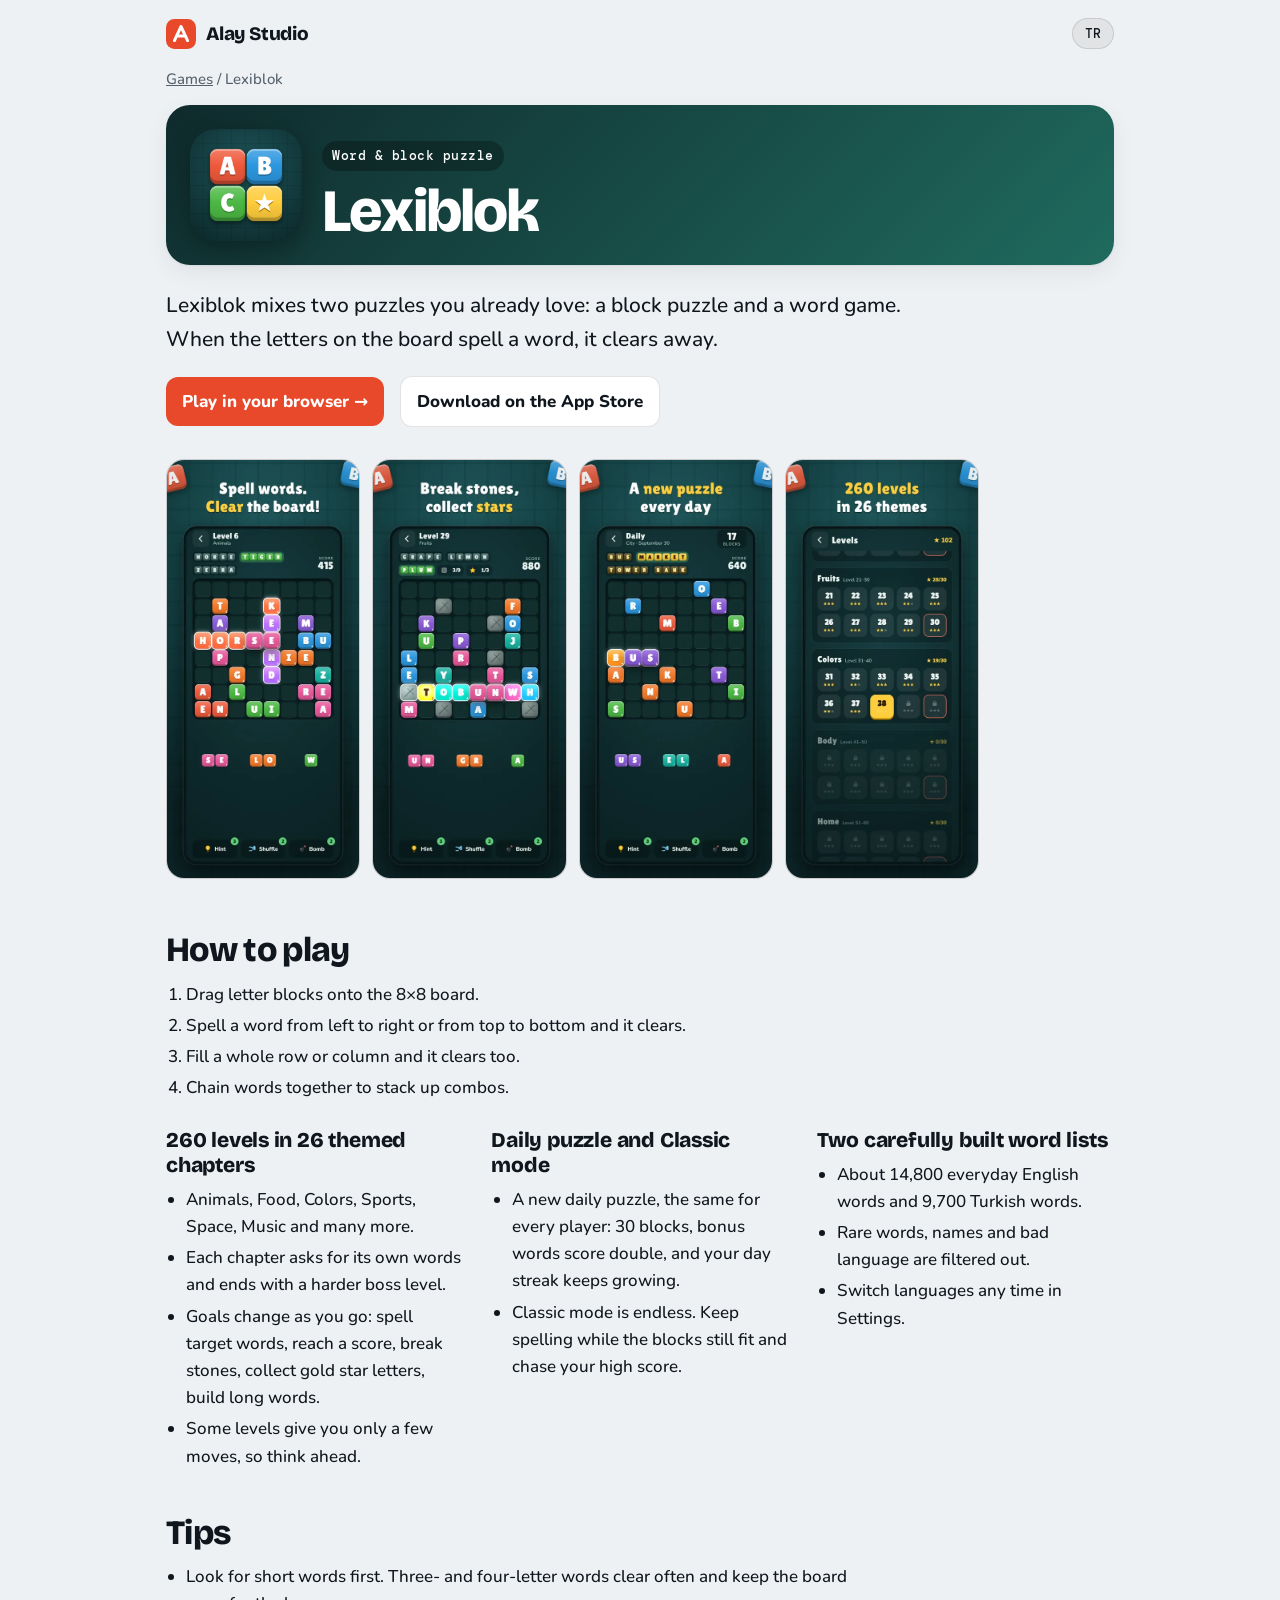
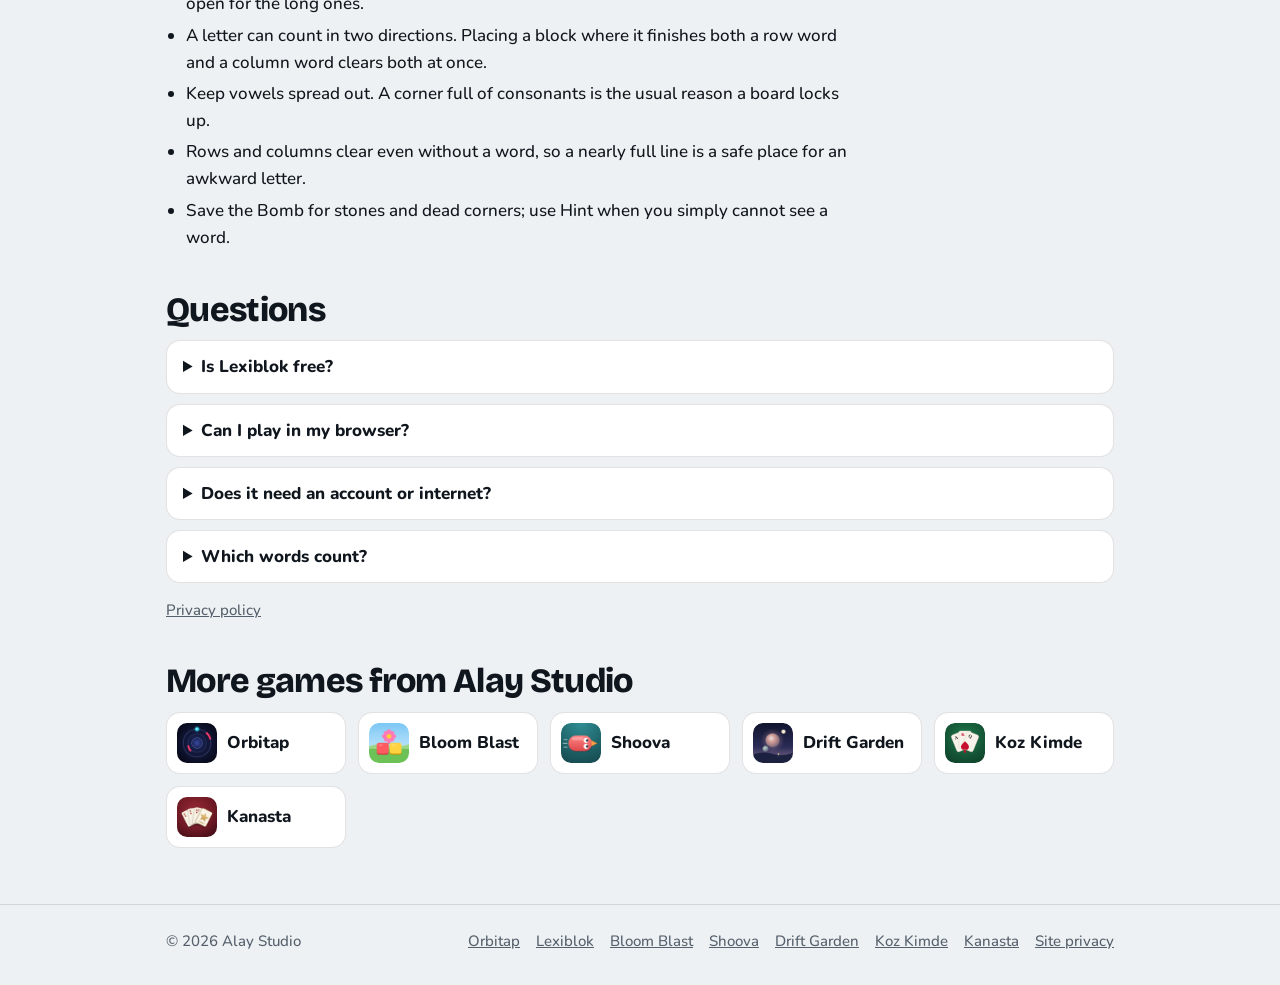
<file: lexiblok/index.html>
<!doctype html>
<html lang="en" data-lang="en">
<head>
<meta charset="utf-8">
<meta name="viewport" content="width=device-width,initial-scale=1,viewport-fit=cover">
<title>Lexiblok: word block puzzle in English and Turkish | Alay Studio</title>
<meta name="title-en" content="Lexiblok: word block puzzle in English and Turkish | Alay Studio">
<meta name="title-tr" content="Lexiblok: Türkçe ve İngilizce kelime blok bulmaca | Alay Studio">
<meta name="description" content="Lexiblok mixes a block puzzle with a word game: drop letter blocks on an 8×8 board, spell words to clear them, and play 260 themed levels, a daily puzzle and an endless Classic mode.">
<meta name="google-adsense-account" content="ca-pub-4611251963734836">
<link rel="canonical" href="https://alaystudio.app/lexiblok/">
<meta property="og:title" content="Lexiblok | Alay Studio">
<meta property="og:description" content="Lexiblok mixes a block puzzle with a word game: drop letter blocks on an 8×8 board, spell words to clear them, and play 260 themed levels, a daily puzzle and an endless Classic mode.">
<meta property="og:image" content="https://alaystudio.app/games/lexiblok.png">
<meta property="og:type" content="website">
<link rel="icon" href="../favicon.svg" type="image/svg+xml">
<link rel="preconnect" href="https://fonts.googleapis.com">
<link rel="preconnect" href="https://fonts.gstatic.com" crossorigin>
<link rel="stylesheet" href="https://fonts.googleapis.com/css2?family=Bricolage+Grotesque:opsz,wght@12..96,600;12..96,800&family=Nunito:wght@500;700;800&family=DM+Mono:wght@500&display=swap">
<link rel="stylesheet" href="../page.css">
<script>try{var l=localStorage.getItem('alay.lang')}catch(e){}if(l!=='en'&&l!=='tr')l=(navigator.language||'en').toLowerCase().indexOf('tr')===0?'tr':'en';document.documentElement.dataset.lang=l;</script>
<script type="application/ld+json">{"@context": "https://schema.org", "@type": "VideoGame", "name": "Lexiblok", "url": "https://alaystudio.app/lexiblok/", "description": "Lexiblok mixes a block puzzle with a word game: drop letter blocks on an 8×8 board, spell words to clear them, and play 260 themed levels, a daily puzzle and an endless Classic mode.", "image": "https://alaystudio.app/games/lexiblok.png", "genre": "Word & block puzzle", "inLanguage": ["en", "tr"], "gamePlatform": ["Web browser", "iOS"], "applicationCategory": "GameApplication", "operatingSystem": "iOS, Web", "author": {"@type": "Organization", "name": "Alay Studio", "url": "https://alaystudio.app/"}, "offers": {"@type": "Offer", "price": "0", "priceCurrency": "USD"}, "sameAs": ["https://apps.apple.com/app/id6817607355"]}</script>
<style>:root { --g1: #0f2a2c; --g2: #1f6a5e; }</style>
</head>
<body>
<div class="wrap">
<header class="top">
<a class="brand" href="../" aria-label="Alay Studio"><svg viewBox="0 0 32 32" aria-hidden="true"><rect width="32" height="32" rx="9" fill="var(--accent)"/><path d="M9 23 16 8l7 15M11.6 18h8.8" fill="none" stroke="var(--accent-ink)" stroke-width="3.2" stroke-linecap="round" stroke-linejoin="round"/></svg>Alay Studio</a>
<button class="lang" id="lang" type="button" aria-label="Türkçe">TR</button>
</header>
<main>
<article lang="en">
<p class="crumbs"><a href="../#games">Games</a> / Lexiblok</p>
<div class="hero"><img src="../games/lexiblok.png" alt="" width="112" height="112"><div><span class="genre mono">Word &amp; block puzzle</span><h1>Lexiblok</h1></div></div>
<p class="lede">Lexiblok mixes two puzzles you already love: a block puzzle and a word game. When the letters on the board spell a word, it clears away.</p>
<div class="actions"><a class="btn" href="https://lexiblok.alaystudio.app/">Play in your browser →</a><a class="btn alt" href="https://apps.apple.com/app/id6817607355" rel="noopener">Download on the App Store</a></div>
<div class="shots"><img src="../shots/lexiblok/en-1.webp" alt="Lexiblok screenshots 1" loading="lazy"><img src="../shots/lexiblok/en-2.webp" alt="Lexiblok screenshots 2" loading="lazy"><img src="../shots/lexiblok/en-3.webp" alt="Lexiblok screenshots 3" loading="lazy"><img src="../shots/lexiblok/en-4.webp" alt="Lexiblok screenshots 4" loading="lazy"></div>
<h2>How to play</h2><ol class="list"><li>Drag letter blocks onto the 8×8 board.</li><li>Spell a word from left to right or from top to bottom and it clears.</li><li>Fill a whole row or column and it clears too.</li><li>Chain words together to stack up combos.</li></ol>
<div class="cols">
<section><h3>260 levels in 26 themed chapters</h3><ul class="list"><li>Animals, Food, Colors, Sports, Space, Music and many more.</li><li>Each chapter asks for its own words and ends with a harder boss level.</li><li>Goals change as you go: spell target words, reach a score, break stones, collect gold star letters, build long words.</li><li>Some levels give you only a few moves, so think ahead.</li></ul></section>
<section><h3>Daily puzzle and Classic mode</h3><ul class="list"><li>A new daily puzzle, the same for every player: 30 blocks, bonus words score double, and your day streak keeps growing.</li><li>Classic mode is endless. Keep spelling while the blocks still fit and chase your high score.</li></ul></section>
<section><h3>Two carefully built word lists</h3><ul class="list"><li>About 14,800 everyday English words and 9,700 Turkish words.</li><li>Rare words, names and bad language are filtered out.</li><li>Switch languages any time in Settings.</li></ul></section>
</div>
<h2>Tips</h2><ul class="list tips"><li>Look for short words first. Three- and four-letter words clear often and keep the board open for the long ones.</li><li>A letter can count in two directions. Placing a block where it finishes both a row word and a column word clears both at once.</li><li>Keep vowels spread out. A corner full of consonants is the usual reason a board locks up.</li><li>Rows and columns clear even without a word, so a nearly full line is a safe place for an awkward letter.</li><li>Save the Bomb for stones and dead corners; use Hint when you simply cannot see a word.</li></ul>
<h2>Questions</h2><details><summary>Is Lexiblok free?</summary><p>Yes. There are no forced ads: you only see an ad when you choose to watch one for a reward.</p></details><details><summary>Can I play in my browser?</summary><p>Yes, at lexiblok.alaystudio.app. The browser version has no ads.</p></details><details><summary>Does it need an account or internet?</summary><p>No account is needed, and you can play offline.</p></details><details><summary>Which words count?</summary><p>Common everyday words from the game’s English or Turkish list. Proper names, abbreviations and offensive words do not count.</p></details>
<p class="note"><a href="../word-blocks/privacy.html">Privacy policy</a></p>
<h2>More games from Alay Studio</h2><div class="more"><a href="../orbitap/"><img src="../games/orbitap.png" alt="" width="40" height="40" loading="lazy">Orbitap</a><a href="../bloom-blast/"><img src="../games/bloom-blast.png" alt="" width="40" height="40" loading="lazy">Bloom Blast</a><a href="../shoova/"><img src="../games/shoova.png" alt="" width="40" height="40" loading="lazy">Shoova</a><a href="../drift-garden/"><img src="../games/drift-garden.png" alt="" width="40" height="40" loading="lazy">Drift Garden</a><a href="../koz-kimde/"><img src="../games/koz-kimde.svg" alt="" width="40" height="40" loading="lazy">Koz Kimde</a><a href="../kanasta/"><img src="../games/kanasta.png" alt="" width="40" height="40" loading="lazy">Kanasta</a></div>
</article>
<article lang="tr">
<p class="crumbs"><a href="../#games">Oyunlar</a> / Lexiblok</p>
<div class="hero"><img src="../games/lexiblok.png" alt="" width="112" height="112"><div><span class="genre mono">Kelime ve blok bulmaca</span><h1>Lexiblok</h1></div></div>
<p class="lede">Lexiblok sevdiğin iki bulmacayı birleştiriyor: blok bulmaca ve kelime oyunu. Tahtadaki harfler bir kelime oluşturunca o kelime silinir.</p>
<div class="actions"><a class="btn" href="https://lexiblok.alaystudio.app/">Tarayıcıda oyna →</a><a class="btn alt" href="https://apps.apple.com/app/id6817607355" rel="noopener">App Store'dan indir</a></div>
<div class="shots"><img src="../shots/lexiblok/tr-1.webp" alt="Lexiblok ekran görüntüleri 1" loading="lazy"><img src="../shots/lexiblok/tr-2.webp" alt="Lexiblok ekran görüntüleri 2" loading="lazy"><img src="../shots/lexiblok/tr-3.webp" alt="Lexiblok ekran görüntüleri 3" loading="lazy"><img src="../shots/lexiblok/tr-4.webp" alt="Lexiblok ekran görüntüleri 4" loading="lazy"></div>
<h2>Nasıl oynanır</h2><ol class="list"><li>Harf bloklarını 8×8 tahtaya sürükle.</li><li>Soldan sağa ya da yukarıdan aşağı bir kelime kur, silinsin.</li><li>Bir satırı ya da sütunu tamamen doldurursan o da silinir.</li><li>Kelimeleri art arda kurup kombolarını büyüt.</li></ol>
<div class="cols">
<section><h3>26 temada 260 bölüm</h3><ul class="list"><li>Hayvanlar, Yiyecekler, Renkler, Spor, Uzay, Müzik ve daha fazlası.</li><li>Her temanın kendi kelimeleri var; her tema daha zor bir boss bölümüyle biter.</li><li>Görevler değişir: hedef kelimeleri bul, puan topla, taşları kır, altın yıldızlı harfleri topla, uzun kelime kur.</li><li>Bazı bölümlerde hamle sayın sınırlı, önceden düşün.</li></ul></section>
<section><h3>Günlük bulmaca ve Klasik mod</h3><ul class="list"><li>Her gün herkes için aynı yeni bir bulmaca: 30 blok, bonus kelimeler iki kat puan, günlük serin büyür.</li><li>Klasik mod sonsuzdur. Bloklar sığdıkça kelime kurmaya devam et, rekorunu kır.</li></ul></section>
<section><h3>Özenle hazırlanmış iki kelime listesi</h3><ul class="list"><li>Türkçede yaklaşık 9.700, İngilizcede 14.800 gündelik kelime.</li><li>Nadir kelimeler, özel isimler ve kaba sözler ayıklandı.</li><li>Dili istediğin zaman Ayarlar’dan değiştirebilirsin.</li></ul></section>
</div>
<h2>İpuçları</h2><ul class="list tips"><li>Önce kısa kelimelere bak. Üç-dört harfli kelimeler sık silinir ve uzun kelimeler için tahtayı açık tutar.</li><li>Bir harf iki yönde birden sayılabilir. Bir bloğu hem satırdaki hem sütundaki kelimeyi tamamlayacak yere koyarsan ikisi birden silinir.</li><li>Sesli harfleri dağıt. Ünsüzlerle dolu bir köşe, tahtanın kilitlenmesinin en sık sebebidir.</li><li>Satır ve sütunlar kelime olmadan da silinir; neredeyse dolu bir satır, uyumsuz bir harf için güvenli yerdir.</li><li>Bombayı taşlara ve sıkışık köşelere sakla; İpucu’nu bir kelime göremediğinde kullan.</li></ul>
<h2>Sorular</h2><details><summary>Lexiblok ücretsiz mi?</summary><p>Evet. Zorunlu reklam yoktur: reklamı yalnızca ödül için kendin izlemeyi seçtiğinde görürsün.</p></details><details><summary>Tarayıcıda oynayabilir miyim?</summary><p>Evet, lexiblok.alaystudio.app adresinde. Tarayıcı sürümü reklamsızdır.</p></details><details><summary>Hesap ya da internet gerekiyor mu?</summary><p>Hesap gerekmez, internetsiz de oynanır.</p></details><details><summary>Hangi kelimeler geçerli?</summary><p>Oyunun Türkçe ya da İngilizce listesindeki gündelik kelimeler. Özel isimler, kısaltmalar ve kaba sözler sayılmaz.</p></details>
<p class="note"><a href="../word-blocks/privacy.html">Gizlilik politikası</a></p>
<h2>Alay Studio'nun diğer oyunları</h2><div class="more"><a href="../orbitap/"><img src="../games/orbitap.png" alt="" width="40" height="40" loading="lazy">Orbitap</a><a href="../bloom-blast/"><img src="../games/bloom-blast.png" alt="" width="40" height="40" loading="lazy">Bloom Blast</a><a href="../shoova/"><img src="../games/shoova.png" alt="" width="40" height="40" loading="lazy">Shoova</a><a href="../drift-garden/"><img src="../games/drift-garden.png" alt="" width="40" height="40" loading="lazy">Drift Garden</a><a href="../koz-kimde/"><img src="../games/koz-kimde.svg" alt="" width="40" height="40" loading="lazy">Koz Kimde</a><a href="../kanasta/"><img src="../games/kanasta.png" alt="" width="40" height="40" loading="lazy">Kanasta</a></div>
</article>
</main>
</div>
<footer>
<div class="wrap">
<span>© 2026 Alay Studio</span>
<ul><li><a href="../orbitap/">Orbitap</a></li><li><a href="../lexiblok/">Lexiblok</a></li><li><a href="../bloom-blast/">Bloom Blast</a></li><li><a href="../shoova/">Shoova</a></li><li><a href="../drift-garden/">Drift Garden</a></li><li><a href="../koz-kimde/">Koz Kimde</a></li><li><a href="../kanasta/">Kanasta</a></li><li><a href="../privacy.html"><span lang="en">Site privacy</span><span lang="tr">Site gizliliği</span></a></li></ul>
</div>
</footer>
<script src="../page.js"></script>
</body>
</html>
</file>
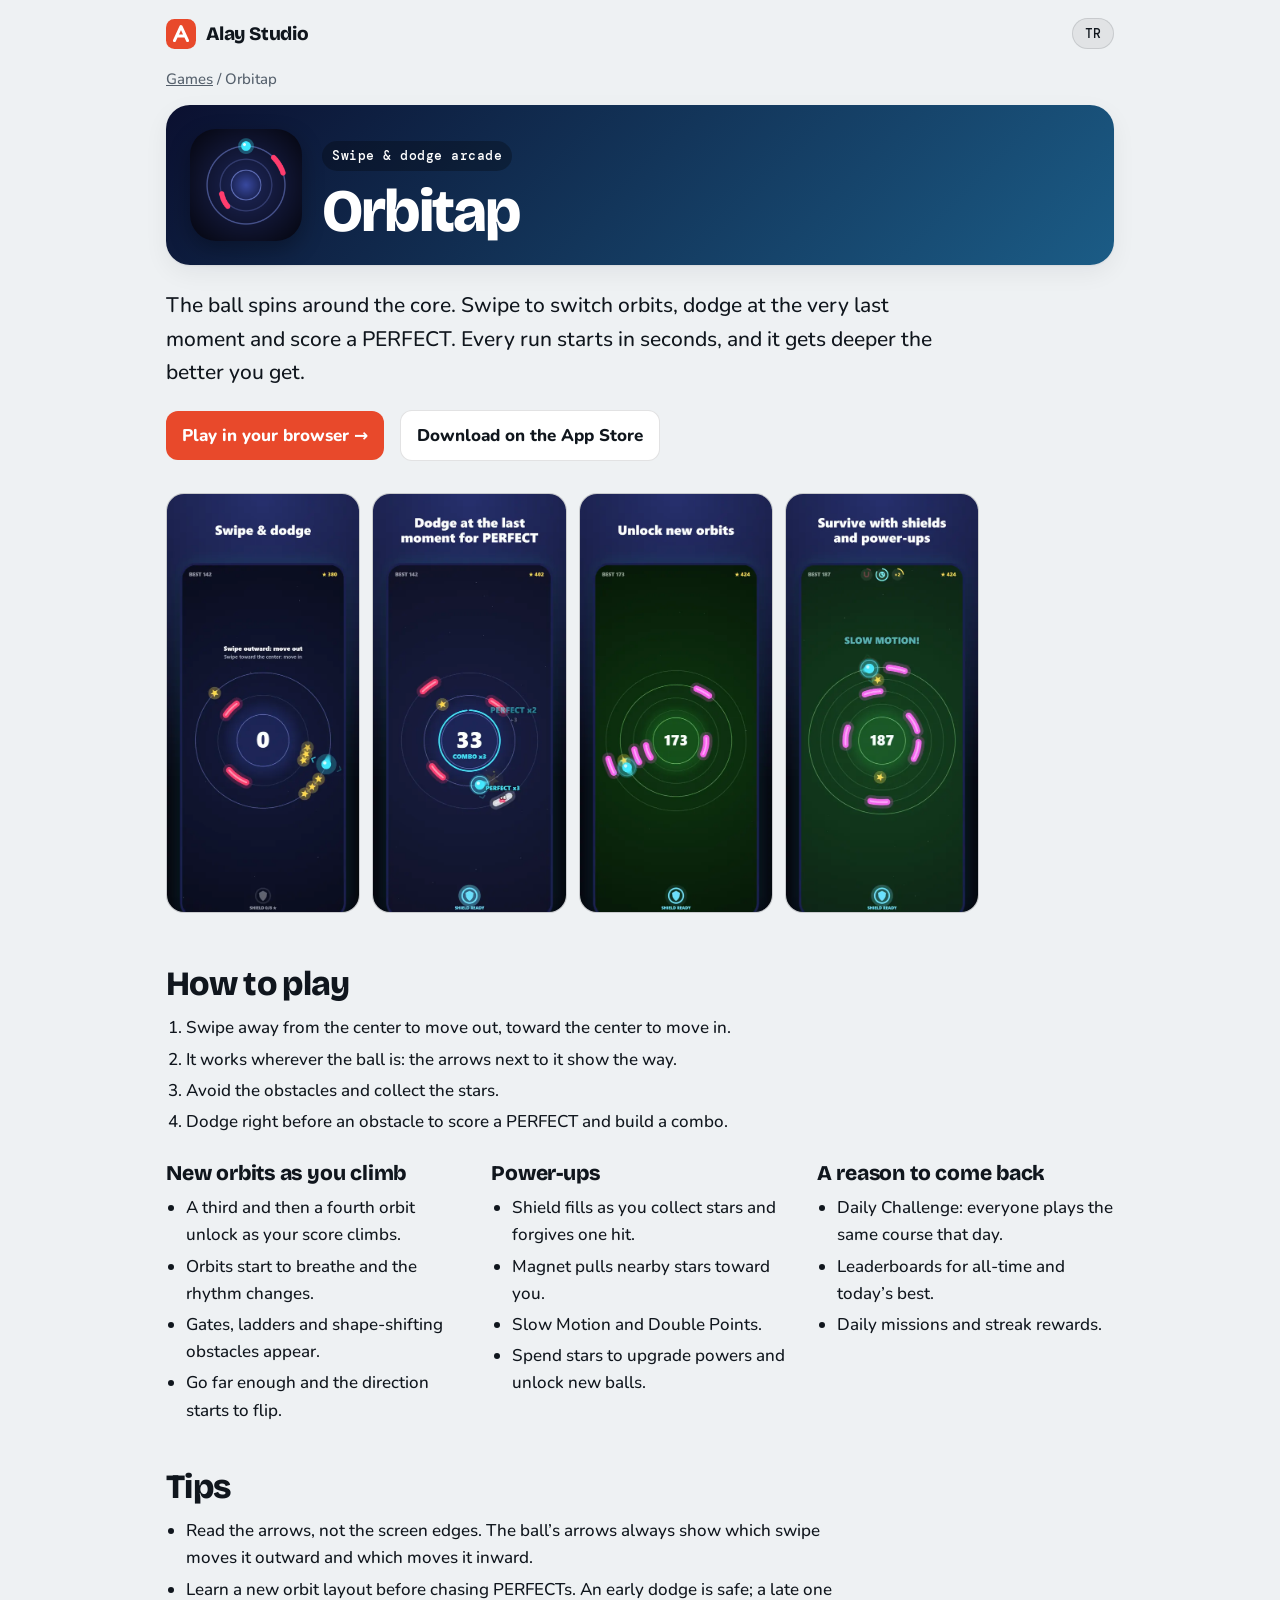
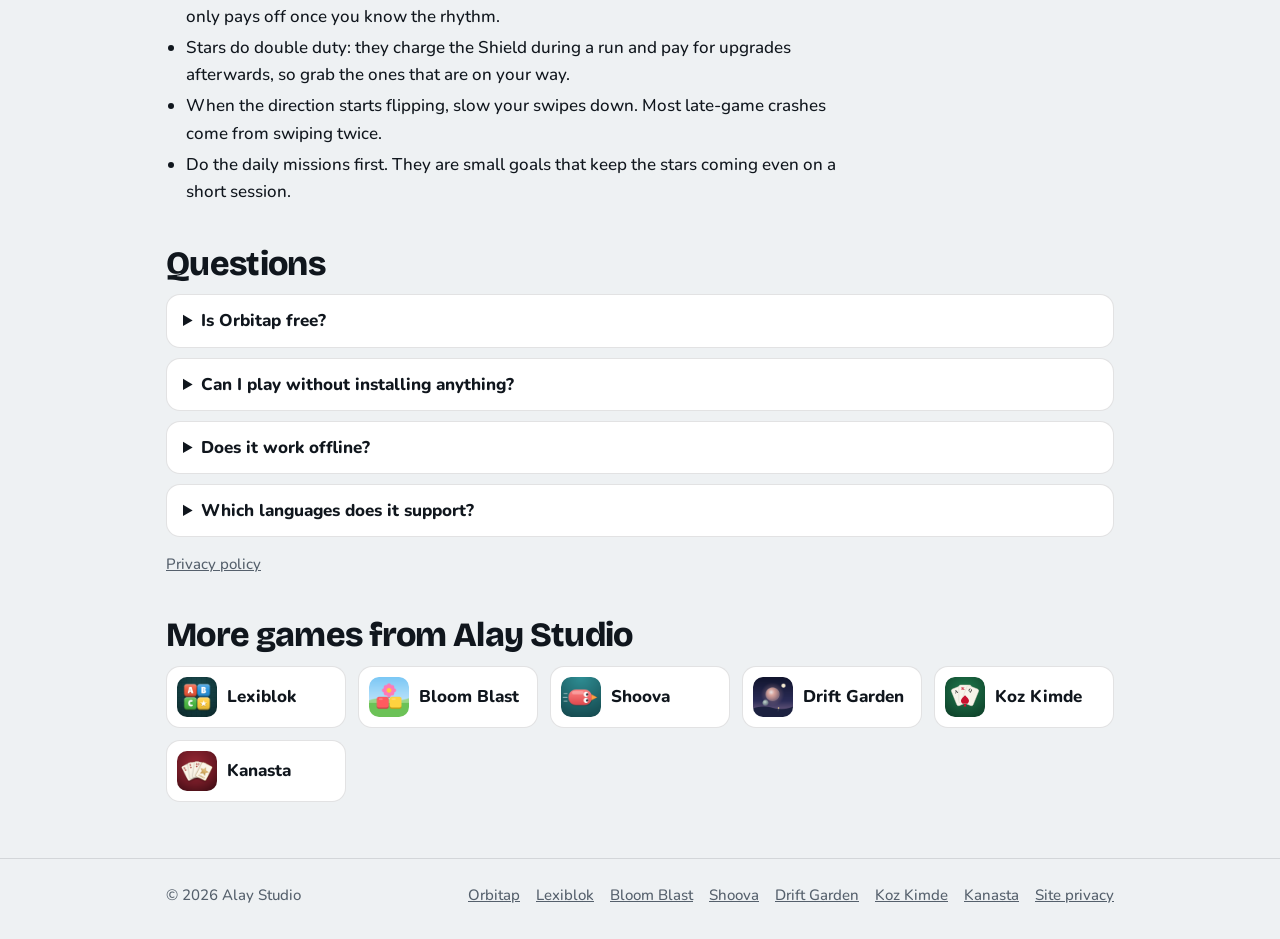
<file: orbitap/index.html>
<!doctype html>
<html lang="en" data-lang="en">
<head>
<meta charset="utf-8">
<meta name="viewport" content="width=device-width,initial-scale=1,viewport-fit=cover">
<title>Orbitap: swipe between orbits and dodge | Alay Studio</title>
<meta name="title-en" content="Orbitap: swipe between orbits and dodge | Alay Studio">
<meta name="title-tr" content="Orbitap: yörünge değiştir, engelden kaç | Alay Studio">
<meta name="description" content="Orbitap is a free swipe-and-dodge arcade game: switch orbits, dodge at the last moment for a PERFECT, unlock power-ups and race everyone on the same Daily Challenge course.">
<meta name="google-adsense-account" content="ca-pub-4611251963734836">
<link rel="canonical" href="https://alaystudio.app/orbitap/">
<meta property="og:title" content="Orbitap | Alay Studio">
<meta property="og:description" content="Orbitap is a free swipe-and-dodge arcade game: switch orbits, dodge at the last moment for a PERFECT, unlock power-ups and race everyone on the same Daily Challenge course.">
<meta property="og:image" content="https://alaystudio.app/games/orbitap.png">
<meta property="og:type" content="website">
<link rel="icon" href="../favicon.svg" type="image/svg+xml">
<link rel="preconnect" href="https://fonts.googleapis.com">
<link rel="preconnect" href="https://fonts.gstatic.com" crossorigin>
<link rel="stylesheet" href="https://fonts.googleapis.com/css2?family=Bricolage+Grotesque:opsz,wght@12..96,600;12..96,800&family=Nunito:wght@500;700;800&family=DM+Mono:wght@500&display=swap">
<link rel="stylesheet" href="../page.css">
<script>try{var l=localStorage.getItem('alay.lang')}catch(e){}if(l!=='en'&&l!=='tr')l=(navigator.language||'en').toLowerCase().indexOf('tr')===0?'tr':'en';document.documentElement.dataset.lang=l;</script>
<script type="application/ld+json">{"@context": "https://schema.org", "@type": "VideoGame", "name": "Orbitap", "url": "https://alaystudio.app/orbitap/", "description": "Orbitap is a free swipe-and-dodge arcade game: switch orbits, dodge at the last moment for a PERFECT, unlock power-ups and race everyone on the same Daily Challenge course.", "image": "https://alaystudio.app/games/orbitap.png", "genre": "Swipe & dodge arcade", "inLanguage": ["en", "tr"], "gamePlatform": ["Web browser", "iOS"], "applicationCategory": "GameApplication", "operatingSystem": "iOS, Web", "author": {"@type": "Organization", "name": "Alay Studio", "url": "https://alaystudio.app/"}, "offers": {"@type": "Offer", "price": "0", "priceCurrency": "USD"}, "sameAs": ["https://apps.apple.com/app/id6816073799"]}</script>
<style>:root { --g1: #0b1030; --g2: #1b5c86; }</style>
</head>
<body>
<div class="wrap">
<header class="top">
<a class="brand" href="../" aria-label="Alay Studio"><svg viewBox="0 0 32 32" aria-hidden="true"><rect width="32" height="32" rx="9" fill="var(--accent)"/><path d="M9 23 16 8l7 15M11.6 18h8.8" fill="none" stroke="var(--accent-ink)" stroke-width="3.2" stroke-linecap="round" stroke-linejoin="round"/></svg>Alay Studio</a>
<button class="lang" id="lang" type="button" aria-label="Türkçe">TR</button>
</header>
<main>
<article lang="en">
<p class="crumbs"><a href="../#games">Games</a> / Orbitap</p>
<div class="hero"><img src="../games/orbitap.png" alt="" width="112" height="112"><div><span class="genre mono">Swipe &amp; dodge arcade</span><h1>Orbitap</h1></div></div>
<p class="lede">The ball spins around the core. Swipe to switch orbits, dodge at the very last moment and score a PERFECT. Every run starts in seconds, and it gets deeper the better you get.</p>
<div class="actions"><a class="btn" href="https://orbitap.alaystudio.app/">Play in your browser →</a><a class="btn alt" href="https://apps.apple.com/app/id6816073799" rel="noopener">Download on the App Store</a></div>
<div class="shots"><img src="../shots/orbitap/en-1.webp" alt="Orbitap screenshots 1" loading="lazy"><img src="../shots/orbitap/en-2.webp" alt="Orbitap screenshots 2" loading="lazy"><img src="../shots/orbitap/en-3.webp" alt="Orbitap screenshots 3" loading="lazy"><img src="../shots/orbitap/en-4.webp" alt="Orbitap screenshots 4" loading="lazy"></div>
<h2>How to play</h2><ol class="list"><li>Swipe away from the center to move out, toward the center to move in.</li><li>It works wherever the ball is: the arrows next to it show the way.</li><li>Avoid the obstacles and collect the stars.</li><li>Dodge right before an obstacle to score a PERFECT and build a combo.</li></ol>
<div class="cols">
<section><h3>New orbits as you climb</h3><ul class="list"><li>A third and then a fourth orbit unlock as your score climbs.</li><li>Orbits start to breathe and the rhythm changes.</li><li>Gates, ladders and shape-shifting obstacles appear.</li><li>Go far enough and the direction starts to flip.</li></ul></section>
<section><h3>Power-ups</h3><ul class="list"><li>Shield fills as you collect stars and forgives one hit.</li><li>Magnet pulls nearby stars toward you.</li><li>Slow Motion and Double Points.</li><li>Spend stars to upgrade powers and unlock new balls.</li></ul></section>
<section><h3>A reason to come back</h3><ul class="list"><li>Daily Challenge: everyone plays the same course that day.</li><li>Leaderboards for all-time and today’s best.</li><li>Daily missions and streak rewards.</li></ul></section>
</div>
<h2>Tips</h2><ul class="list tips"><li>Read the arrows, not the screen edges. The ball’s arrows always show which swipe moves it outward and which moves it inward.</li><li>Learn a new orbit layout before chasing PERFECTs. An early dodge is safe; a late one only pays off once you know the rhythm.</li><li>Stars do double duty: they charge the Shield during a run and pay for upgrades afterwards, so grab the ones that are on your way.</li><li>When the direction starts flipping, slow your swipes down. Most late-game crashes come from swiping twice.</li><li>Do the daily missions first. They are small goals that keep the stars coming even on a short session.</li></ul>
<h2>Questions</h2><details><summary>Is Orbitap free?</summary><p>Yes. Orbitap is free to play on iPhone and in the browser. Ads are optional: you watch one only when you want an extra reward.</p></details><details><summary>Can I play without installing anything?</summary><p>Yes. The web version at orbitap.alaystudio.app runs in any modern browser and has no ads. The App Store version adds the extras that need an app.</p></details><details><summary>Does it work offline?</summary><p>Yes. Runs, stars and upgrades work without a connection. Leaderboards need the internet to update.</p></details><details><summary>Which languages does it support?</summary><p>English and Turkish.</p></details>
<p class="note"><a href="../mobilegame/privacy.html">Privacy policy</a></p>
<h2>More games from Alay Studio</h2><div class="more"><a href="../lexiblok/"><img src="../games/lexiblok.png" alt="" width="40" height="40" loading="lazy">Lexiblok</a><a href="../bloom-blast/"><img src="../games/bloom-blast.png" alt="" width="40" height="40" loading="lazy">Bloom Blast</a><a href="../shoova/"><img src="../games/shoova.png" alt="" width="40" height="40" loading="lazy">Shoova</a><a href="../drift-garden/"><img src="../games/drift-garden.png" alt="" width="40" height="40" loading="lazy">Drift Garden</a><a href="../koz-kimde/"><img src="../games/koz-kimde.svg" alt="" width="40" height="40" loading="lazy">Koz Kimde</a><a href="../kanasta/"><img src="../games/kanasta.png" alt="" width="40" height="40" loading="lazy">Kanasta</a></div>
</article>
<article lang="tr">
<p class="crumbs"><a href="../#games">Oyunlar</a> / Orbitap</p>
<div class="hero"><img src="../games/orbitap.png" alt="" width="112" height="112"><div><span class="genre mono">Kaydır ve kaç arcade</span><h1>Orbitap</h1></div></div>
<p class="lede">Top çekirdeğin etrafında dönüyor. Kaydır, yörünge değiştir, engele çarpmadan son anda kaç ve PERFECT yakala. Her tur birkaç saniyede başlar; ustalaştıkça oyun derinleşir.</p>
<div class="actions"><a class="btn" href="https://orbitap.alaystudio.app/">Tarayıcıda oyna →</a><a class="btn alt" href="https://apps.apple.com/app/id6816073799" rel="noopener">App Store'dan indir</a></div>
<div class="shots"><img src="../shots/orbitap/tr-1.webp" alt="Orbitap ekran görüntüleri 1" loading="lazy"><img src="../shots/orbitap/tr-2.webp" alt="Orbitap ekran görüntüleri 2" loading="lazy"><img src="../shots/orbitap/tr-3.webp" alt="Orbitap ekran görüntüleri 3" loading="lazy"><img src="../shots/orbitap/tr-4.webp" alt="Orbitap ekran görüntüleri 4" loading="lazy"></div>
<h2>Nasıl oynanır</h2><ol class="list"><li>Merkezden uzağa kaydır: dışa çık. Merkeze doğru kaydır: içe gir.</li><li>Top nerede olursa olsun aynı: topun yanındaki oklar yönü gösterir.</li><li>Engellere çarpma, yıldızları topla.</li><li>Engele çok yakınken kaçarsan PERFECT alırsın ve kombo yaparsın.</li></ol>
<div class="cols">
<section><h3>İlerledikçe yeni yörüngeler</h3><ul class="list"><li>Skor arttıkça üçüncü, sonra dördüncü yörünge açılır.</li><li>Halkalar nefes almaya başlar, ritim değişir.</li><li>Kapılar, merdivenler ve şekil değiştiren engeller gelir.</li><li>Yeterince ilerlersen dönüş yönü değişmeye başlar.</li></ul></section>
<section><h3>Güçler</h3><ul class="list"><li>Kalkan yıldız topladıkça dolar ve bir çarpmayı affeder.</li><li>Mıknatıs yakındaki yıldızları kendine çeker.</li><li>Yavaş Çekim ve Çift Puan.</li><li>Yıldızlarla güçlerini geliştir, yeni toplar aç.</li></ul></section>
<section><h3>Her gün geri gelmek için bir sebep</h3><ul class="list"><li>Günlük Meydan Okuma: o gün herkes aynı parkuru oynar.</li><li>Tüm zamanların ve günün en iyileri sıralaması.</li><li>Günlük görevler ve seri ödülleri.</li></ul></section>
</div>
<h2>İpuçları</h2><ul class="list tips"><li>Ekranın kenarlarına değil, topun yanındaki oklara bak. Oklar hangi kaydırmanın dışa, hangisinin içe götürdüğünü her zaman gösterir.</li><li>Yeni bir yörünge düzenini önce öğren, PERFECT’i sonra kovala. Erken kaçmak güvenlidir; geç kaçmak ancak ritmi bildiğinde işe yarar.</li><li>Yıldızlar iki işe yarar: tur sırasında Kalkan’ı doldurur, tur bitince geliştirmelere harcanır. Yolunun üstündekileri kaçırma.</li><li>Dönüş yönü değişmeye başlayınca kaydırmalarını yavaşlat. Geç oyundaki çarpmaların çoğu iki kez kaydırmaktan olur.</li><li>Önce günlük görevleri yap. Küçük hedeflerdir ve kısa bir oturumda bile yıldız getirir.</li></ul>
<h2>Sorular</h2><details><summary>Orbitap ücretsiz mi?</summary><p>Evet. Orbitap iPhone’da ve tarayıcıda ücretsiz oynanır. Reklamlar isteğe bağlıdır: yalnızca ekstra ödül istediğinde izlersin.</p></details><details><summary>Bir şey kurmadan oynayabilir miyim?</summary><p>Evet. orbitap.alaystudio.app adresindeki web sürümü her güncel tarayıcıda çalışır ve reklamsızdır.</p></details><details><summary>İnternetsiz oynanır mı?</summary><p>Evet. Turlar, yıldızlar ve geliştirmeler bağlantısız çalışır. Sıralamaların güncellenmesi için internet gerekir.</p></details><details><summary>Hangi dilleri destekliyor?</summary><p>Türkçe ve İngilizce.</p></details>
<p class="note"><a href="../mobilegame/privacy.html">Gizlilik politikası</a></p>
<h2>Alay Studio'nun diğer oyunları</h2><div class="more"><a href="../lexiblok/"><img src="../games/lexiblok.png" alt="" width="40" height="40" loading="lazy">Lexiblok</a><a href="../bloom-blast/"><img src="../games/bloom-blast.png" alt="" width="40" height="40" loading="lazy">Bloom Blast</a><a href="../shoova/"><img src="../games/shoova.png" alt="" width="40" height="40" loading="lazy">Shoova</a><a href="../drift-garden/"><img src="../games/drift-garden.png" alt="" width="40" height="40" loading="lazy">Drift Garden</a><a href="../koz-kimde/"><img src="../games/koz-kimde.svg" alt="" width="40" height="40" loading="lazy">Koz Kimde</a><a href="../kanasta/"><img src="../games/kanasta.png" alt="" width="40" height="40" loading="lazy">Kanasta</a></div>
</article>
</main>
</div>
<footer>
<div class="wrap">
<span>© 2026 Alay Studio</span>
<ul><li><a href="../orbitap/">Orbitap</a></li><li><a href="../lexiblok/">Lexiblok</a></li><li><a href="../bloom-blast/">Bloom Blast</a></li><li><a href="../shoova/">Shoova</a></li><li><a href="../drift-garden/">Drift Garden</a></li><li><a href="../koz-kimde/">Koz Kimde</a></li><li><a href="../kanasta/">Kanasta</a></li><li><a href="../privacy.html"><span lang="en">Site privacy</span><span lang="tr">Site gizliliği</span></a></li></ul>
</div>
</footer>
<script src="../page.js"></script>
</body>
</html>
</file>
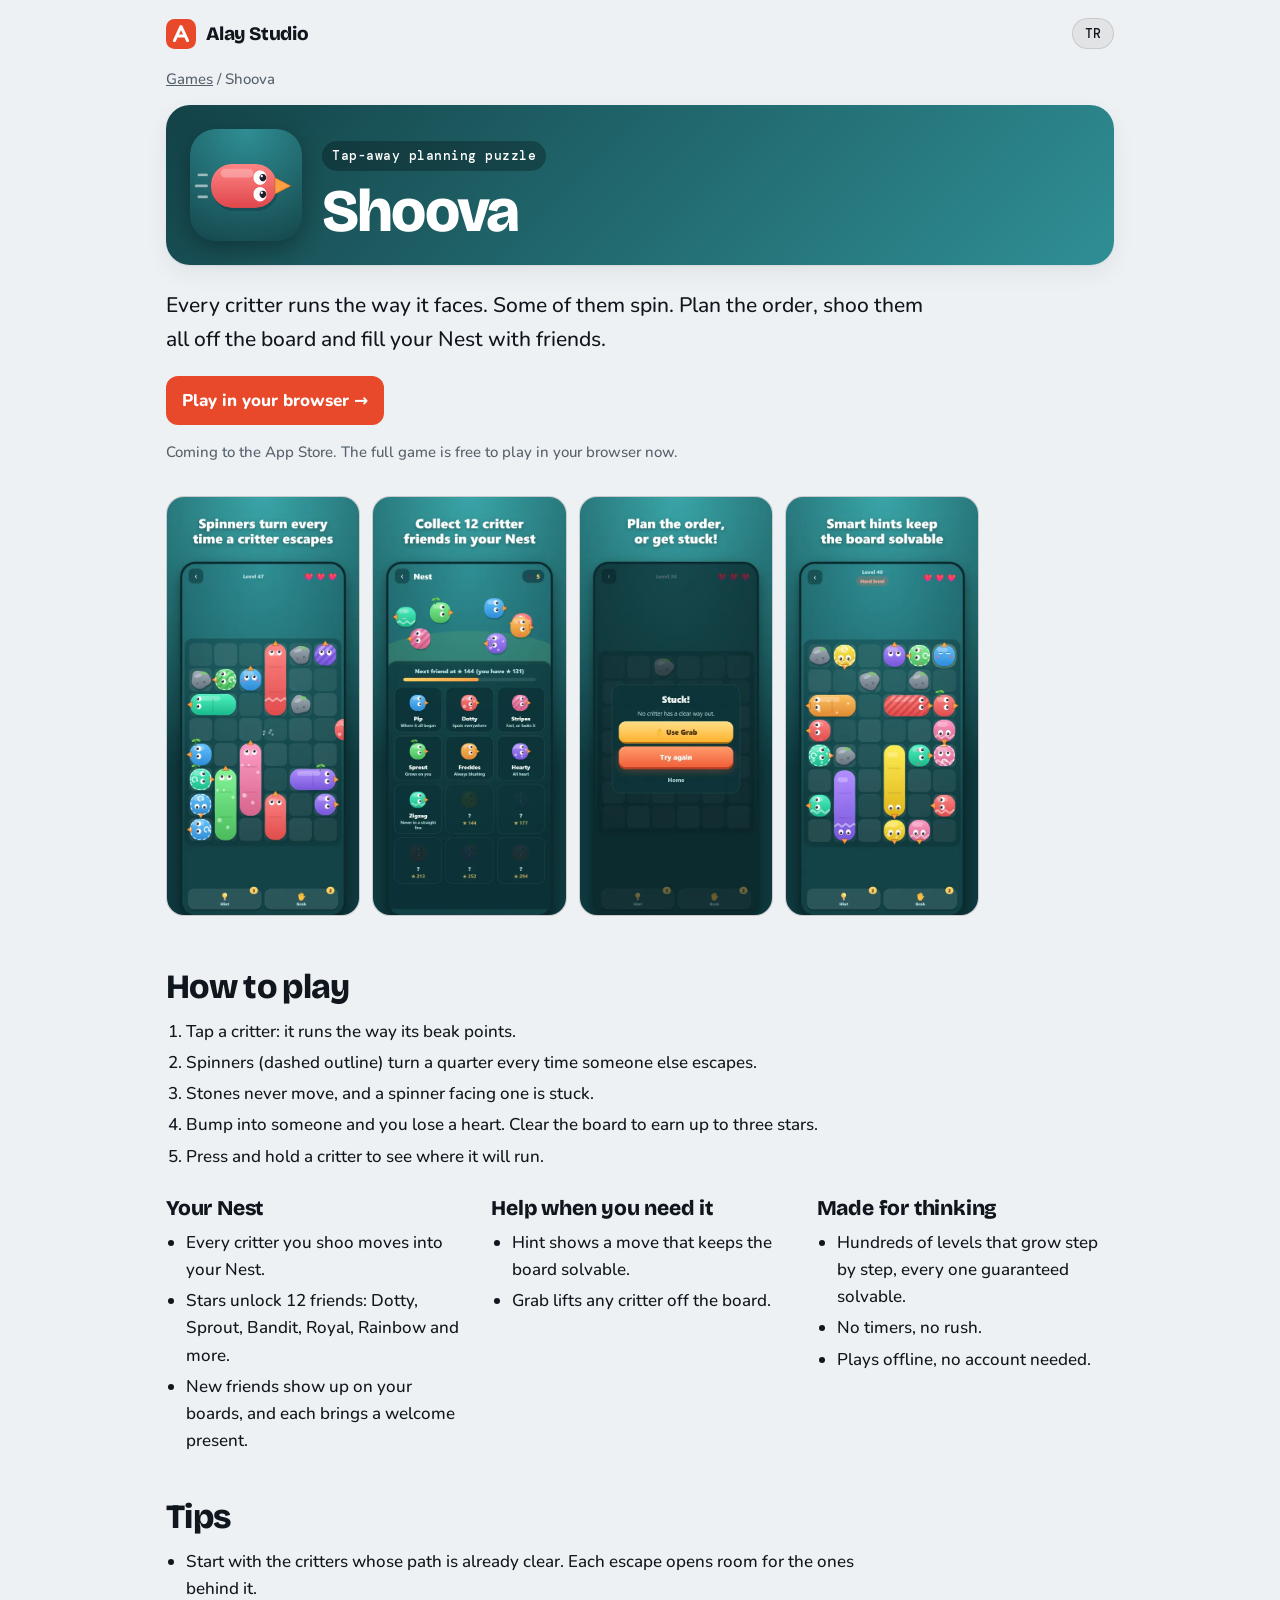
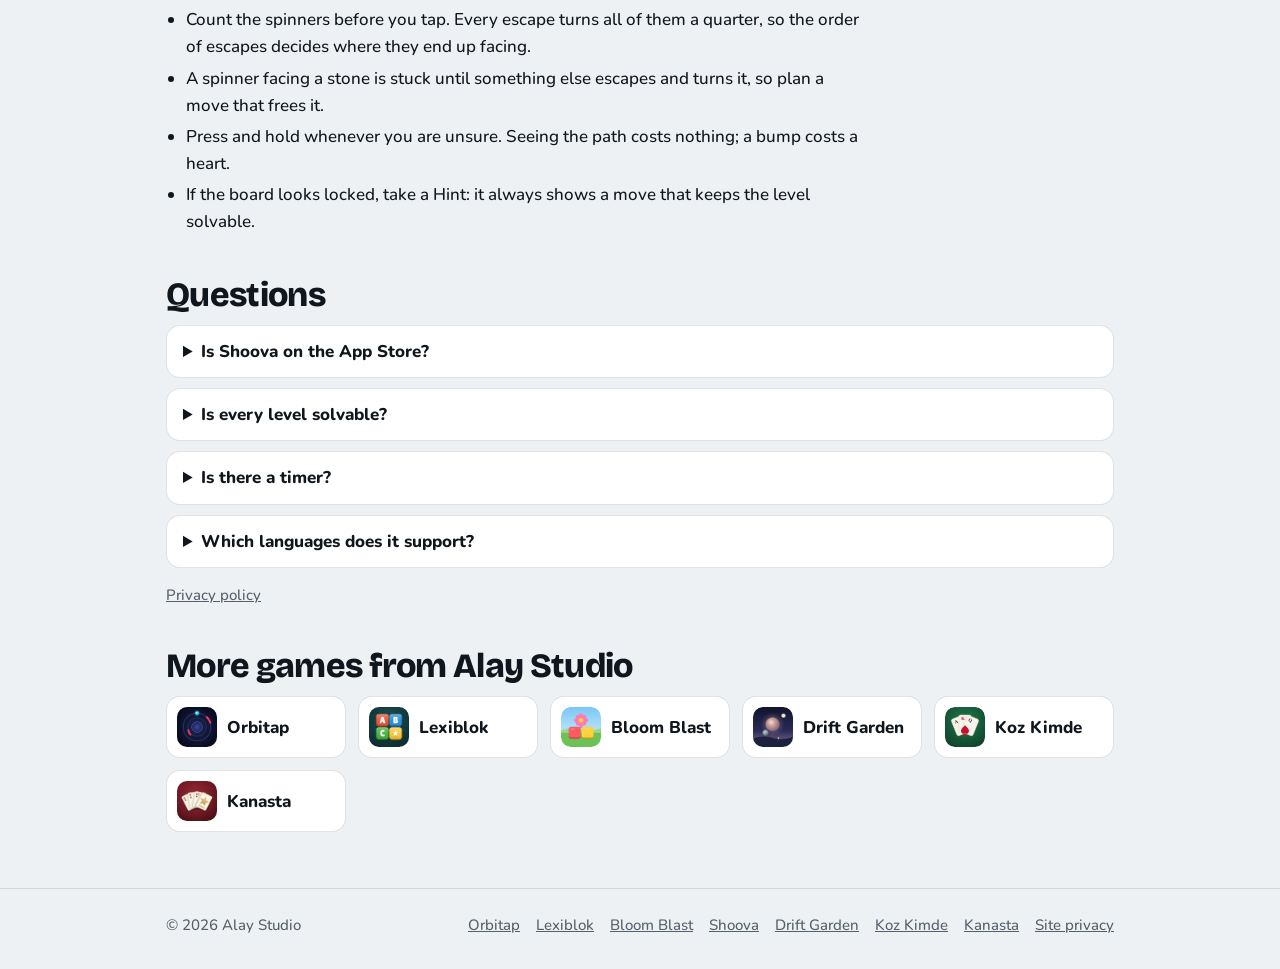
<file: shoova/index.html>
<!doctype html>
<html lang="en" data-lang="en">
<head>
<meta charset="utf-8">
<meta name="viewport" content="width=device-width,initial-scale=1,viewport-fit=cover">
<title>Shoova: shoo the critters off the board | Alay Studio</title>
<meta name="title-en" content="Shoova: shoo the critters off the board | Alay Studio">
<meta name="title-tr" content="Shoova: yaratıkları tahtadan kışla | Alay Studio">
<meta name="description" content="Shoova is a cozy planning puzzle: every critter runs the way it faces, spinners turn as others escape, and every one of hundreds of levels is guaranteed solvable.">
<meta name="google-adsense-account" content="ca-pub-4611251963734836">
<link rel="canonical" href="https://alaystudio.app/shoova/">
<meta property="og:title" content="Shoova | Alay Studio">
<meta property="og:description" content="Shoova is a cozy planning puzzle: every critter runs the way it faces, spinners turn as others escape, and every one of hundreds of levels is guaranteed solvable.">
<meta property="og:image" content="https://alaystudio.app/games/shoova.png">
<meta property="og:type" content="website">
<link rel="icon" href="../favicon.svg" type="image/svg+xml">
<link rel="preconnect" href="https://fonts.googleapis.com">
<link rel="preconnect" href="https://fonts.gstatic.com" crossorigin>
<link rel="stylesheet" href="https://fonts.googleapis.com/css2?family=Bricolage+Grotesque:opsz,wght@12..96,600;12..96,800&family=Nunito:wght@500;700;800&family=DM+Mono:wght@500&display=swap">
<link rel="stylesheet" href="../page.css">
<script>try{var l=localStorage.getItem('alay.lang')}catch(e){}if(l!=='en'&&l!=='tr')l=(navigator.language||'en').toLowerCase().indexOf('tr')===0?'tr':'en';document.documentElement.dataset.lang=l;</script>
<script type="application/ld+json">{"@context": "https://schema.org", "@type": "VideoGame", "name": "Shoova", "url": "https://alaystudio.app/shoova/", "description": "Shoova is a cozy planning puzzle: every critter runs the way it faces, spinners turn as others escape, and every one of hundreds of levels is guaranteed solvable.", "image": "https://alaystudio.app/games/shoova.png", "genre": "Tap-away planning puzzle", "inLanguage": ["en", "tr"], "gamePlatform": ["Web browser"], "applicationCategory": "GameApplication", "operatingSystem": "Web", "author": {"@type": "Organization", "name": "Alay Studio", "url": "https://alaystudio.app/"}, "offers": {"@type": "Offer", "price": "0", "priceCurrency": "USD"}}</script>
<style>:root { --g1: #134247; --g2: #2f8f95; }</style>
</head>
<body>
<div class="wrap">
<header class="top">
<a class="brand" href="../" aria-label="Alay Studio"><svg viewBox="0 0 32 32" aria-hidden="true"><rect width="32" height="32" rx="9" fill="var(--accent)"/><path d="M9 23 16 8l7 15M11.6 18h8.8" fill="none" stroke="var(--accent-ink)" stroke-width="3.2" stroke-linecap="round" stroke-linejoin="round"/></svg>Alay Studio</a>
<button class="lang" id="lang" type="button" aria-label="Türkçe">TR</button>
</header>
<main>
<article lang="en">
<p class="crumbs"><a href="../#games">Games</a> / Shoova</p>
<div class="hero"><img src="../games/shoova.png" alt="" width="112" height="112"><div><span class="genre mono">Tap-away planning puzzle</span><h1>Shoova</h1></div></div>
<p class="lede">Every critter runs the way it faces. Some of them spin. Plan the order, shoo them all off the board and fill your Nest with friends.</p>
<div class="actions"><a class="btn" href="https://shoova.alaystudio.app/">Play in your browser →</a></div>
<p class="note">Coming to the App Store. The full game is free to play in your browser now.</p>
<div class="shots"><img src="../shots/shoova/en-1.webp" alt="Shoova screenshots 1" loading="lazy"><img src="../shots/shoova/en-2.webp" alt="Shoova screenshots 2" loading="lazy"><img src="../shots/shoova/en-3.webp" alt="Shoova screenshots 3" loading="lazy"><img src="../shots/shoova/en-4.webp" alt="Shoova screenshots 4" loading="lazy"></div>
<h2>How to play</h2><ol class="list"><li>Tap a critter: it runs the way its beak points.</li><li>Spinners (dashed outline) turn a quarter every time someone else escapes.</li><li>Stones never move, and a spinner facing one is stuck.</li><li>Bump into someone and you lose a heart. Clear the board to earn up to three stars.</li><li>Press and hold a critter to see where it will run.</li></ol>
<div class="cols">
<section><h3>Your Nest</h3><ul class="list"><li>Every critter you shoo moves into your Nest.</li><li>Stars unlock 12 friends: Dotty, Sprout, Bandit, Royal, Rainbow and more.</li><li>New friends show up on your boards, and each brings a welcome present.</li></ul></section>
<section><h3>Help when you need it</h3><ul class="list"><li>Hint shows a move that keeps the board solvable.</li><li>Grab lifts any critter off the board.</li></ul></section>
<section><h3>Made for thinking</h3><ul class="list"><li>Hundreds of levels that grow step by step, every one guaranteed solvable.</li><li>No timers, no rush.</li><li>Plays offline, no account needed.</li></ul></section>
</div>
<h2>Tips</h2><ul class="list tips"><li>Start with the critters whose path is already clear. Each escape opens room for the ones behind it.</li><li>Count the spinners before you tap. Every escape turns all of them a quarter, so the order of escapes decides where they end up facing.</li><li>A spinner facing a stone is stuck until something else escapes and turns it, so plan a move that frees it.</li><li>Press and hold whenever you are unsure. Seeing the path costs nothing; a bump costs a heart.</li><li>If the board looks locked, take a Hint: it always shows a move that keeps the level solvable.</li></ul>
<h2>Questions</h2><details><summary>Is Shoova on the App Store?</summary><p>Not yet. You can already play the full game in your browser at shoova.alaystudio.app.</p></details><details><summary>Is every level solvable?</summary><p>Yes. Every level is generated and checked so that at least one order clears the board.</p></details><details><summary>Is there a timer?</summary><p>No. There are no timers; you lose a heart only when a critter bumps into another.</p></details><details><summary>Which languages does it support?</summary><p>English and Turkish.</p></details>
<p class="note"><a href="https://shoova-game.web.app/privacy.html">Privacy policy</a></p>
<h2>More games from Alay Studio</h2><div class="more"><a href="../orbitap/"><img src="../games/orbitap.png" alt="" width="40" height="40" loading="lazy">Orbitap</a><a href="../lexiblok/"><img src="../games/lexiblok.png" alt="" width="40" height="40" loading="lazy">Lexiblok</a><a href="../bloom-blast/"><img src="../games/bloom-blast.png" alt="" width="40" height="40" loading="lazy">Bloom Blast</a><a href="../drift-garden/"><img src="../games/drift-garden.png" alt="" width="40" height="40" loading="lazy">Drift Garden</a><a href="../koz-kimde/"><img src="../games/koz-kimde.svg" alt="" width="40" height="40" loading="lazy">Koz Kimde</a><a href="../kanasta/"><img src="../games/kanasta.png" alt="" width="40" height="40" loading="lazy">Kanasta</a></div>
</article>
<article lang="tr">
<p class="crumbs"><a href="../#games">Oyunlar</a> / Shoova</p>
<div class="hero"><img src="../games/shoova.png" alt="" width="112" height="112"><div><span class="genre mono">Kaçırma ve planlama bulmacası</span><h1>Shoova</h1></div></div>
<p class="lede">Her yaratık baktığı yöne koşar. Bazıları döner. Sırayı planla, hepsini tahtadan kışla ve yuvanı arkadaşlarla doldur.</p>
<div class="actions"><a class="btn" href="https://shoova.alaystudio.app/">Tarayıcıda oyna →</a></div>
<p class="note">App Store'a geliyor. Oyunun tamamı şimdiden tarayıcıda ücretsiz oynanabilir.</p>
<div class="shots"><img src="../shots/shoova/tr-1.webp" alt="Shoova ekran görüntüleri 1" loading="lazy"><img src="../shots/shoova/tr-2.webp" alt="Shoova ekran görüntüleri 2" loading="lazy"><img src="../shots/shoova/tr-3.webp" alt="Shoova ekran görüntüleri 3" loading="lazy"><img src="../shots/shoova/tr-4.webp" alt="Shoova ekran görüntüleri 4" loading="lazy"></div>
<h2>Nasıl oynanır</h2><ol class="list"><li>Bir yaratığa dokun: gagasının gösterdiği yöne koşar.</li><li>Dönenler (kesikli çizgili) başka biri her kaçtığında çeyrek tur döner.</li><li>Taşlar hiç kıpırdamaz; taşa bakan dönen takılır.</li><li>Birine çarparsan bir can gider. Tahtayı temizle, üç yıldıza kadar kazan.</li><li>Bir yaratığa basılı tutarak nereye koşacağını gör.</li></ol>
<div class="cols">
<section><h3>Yuvan</h3><ul class="list"><li>Kışladığın her yaratık yuvana taşınır.</li><li>Yıldızlar 12 arkadaşın kilidini açar: Benek, Filiz, Maskeli, Prens, Gökkuşağı ve dahası.</li><li>Yeni arkadaşlar tahtalarında görünür, her biri bir hoş geldin hediyesi getirir.</li></ul></section>
<section><h3>Gerekince yardım</h3><ul class="list"><li>İpucu, tahtayı çözülebilir bırakan bir hamle gösterir.</li><li>Kaldır, istediğin bir yaratığı tahtadan alır.</li></ul></section>
<section><h3>Düşünmek için yapıldı</h3><ul class="list"><li>Adım adım büyüyen, hepsi çözülebilir yüzlerce seviye.</li><li>Süre yok, acele yok.</li><li>İnternetsiz oynanır, hesap gerekmez.</li></ul></section>
</div>
<h2>İpuçları</h2><ul class="list tips"><li>Önce yolu zaten açık olanlarla başla. Her kaçış arkadakilere yer açar.</li><li>Dokunmadan önce dönenleri say. Her kaçış hepsini çeyrek tur döndürür; kaçışların sırası onların en sonunda nereye bakacağını belirler.</li><li>Taşa bakan bir dönen, başka biri kaçıp onu döndürene kadar takılı kalır; onu kurtaracak hamleyi planla.</li><li>Emin değilsen basılı tut. Yolu görmek bedava, çarpmak bir cana mal olur.</li><li>Tahta kilitlenmiş gibi görünüyorsa İpucu al: her zaman seviyeyi çözülebilir bırakan bir hamle gösterir.</li></ul>
<h2>Sorular</h2><details><summary>Shoova App Store’da mı?</summary><p>Henüz değil. Oyunun tamamını şimdiden shoova.alaystudio.app adresinde tarayıcıda oynayabilirsin.</p></details><details><summary>Her seviye çözülebilir mi?</summary><p>Evet. Her seviye, tahtayı temizleyen en az bir sıra olacak şekilde üretilir ve kontrol edilir.</p></details><details><summary>Süre sınırı var mı?</summary><p>Yok. Can yalnızca bir yaratık diğerine çarpınca gider.</p></details><details><summary>Hangi dilleri destekliyor?</summary><p>Türkçe ve İngilizce.</p></details>
<p class="note"><a href="https://shoova-game.web.app/privacy.html">Gizlilik politikası</a></p>
<h2>Alay Studio'nun diğer oyunları</h2><div class="more"><a href="../orbitap/"><img src="../games/orbitap.png" alt="" width="40" height="40" loading="lazy">Orbitap</a><a href="../lexiblok/"><img src="../games/lexiblok.png" alt="" width="40" height="40" loading="lazy">Lexiblok</a><a href="../bloom-blast/"><img src="../games/bloom-blast.png" alt="" width="40" height="40" loading="lazy">Bloom Blast</a><a href="../drift-garden/"><img src="../games/drift-garden.png" alt="" width="40" height="40" loading="lazy">Drift Garden</a><a href="../koz-kimde/"><img src="../games/koz-kimde.svg" alt="" width="40" height="40" loading="lazy">Koz Kimde</a><a href="../kanasta/"><img src="../games/kanasta.png" alt="" width="40" height="40" loading="lazy">Kanasta</a></div>
</article>
</main>
</div>
<footer>
<div class="wrap">
<span>© 2026 Alay Studio</span>
<ul><li><a href="../orbitap/">Orbitap</a></li><li><a href="../lexiblok/">Lexiblok</a></li><li><a href="../bloom-blast/">Bloom Blast</a></li><li><a href="../shoova/">Shoova</a></li><li><a href="../drift-garden/">Drift Garden</a></li><li><a href="../koz-kimde/">Koz Kimde</a></li><li><a href="../kanasta/">Kanasta</a></li><li><a href="../privacy.html"><span lang="en">Site privacy</span><span lang="tr">Site gizliliği</span></a></li></ul>
</div>
</footer>
<script src="../page.js"></script>
</body>
</html>
</file>
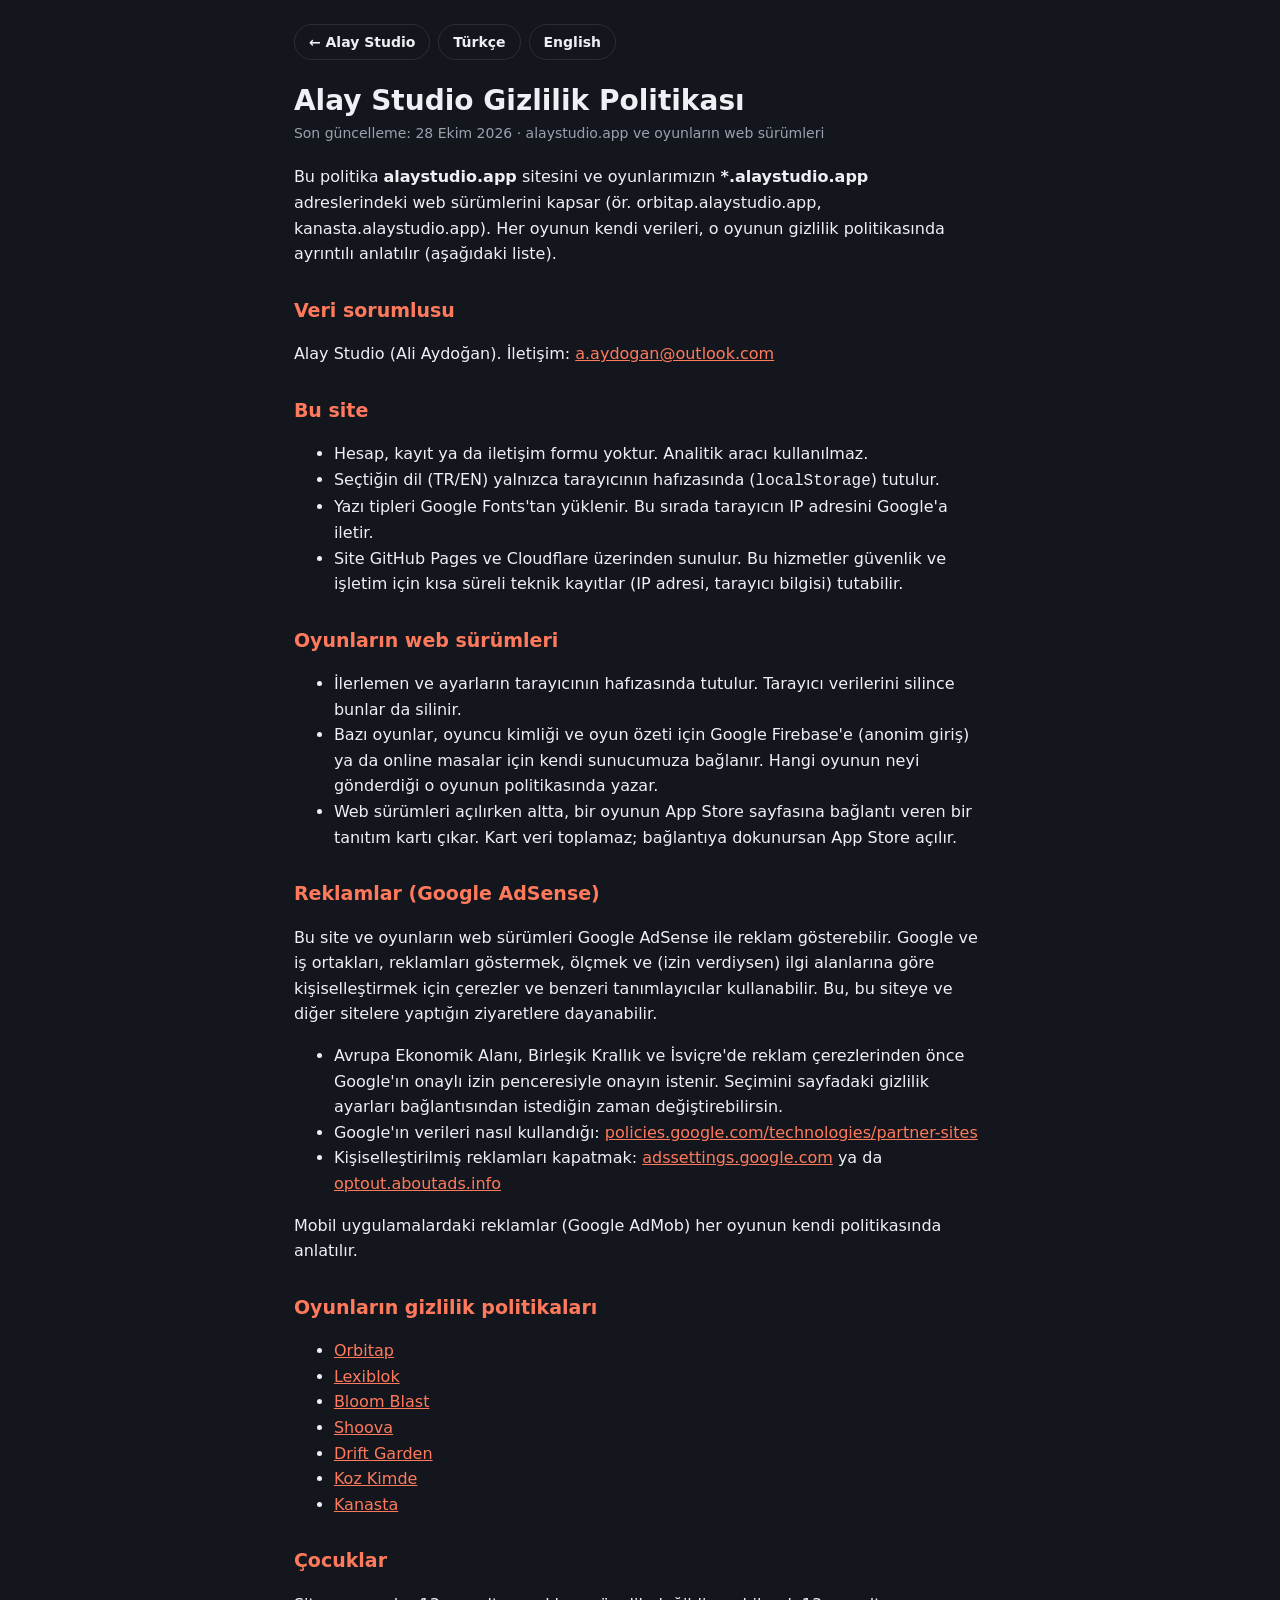
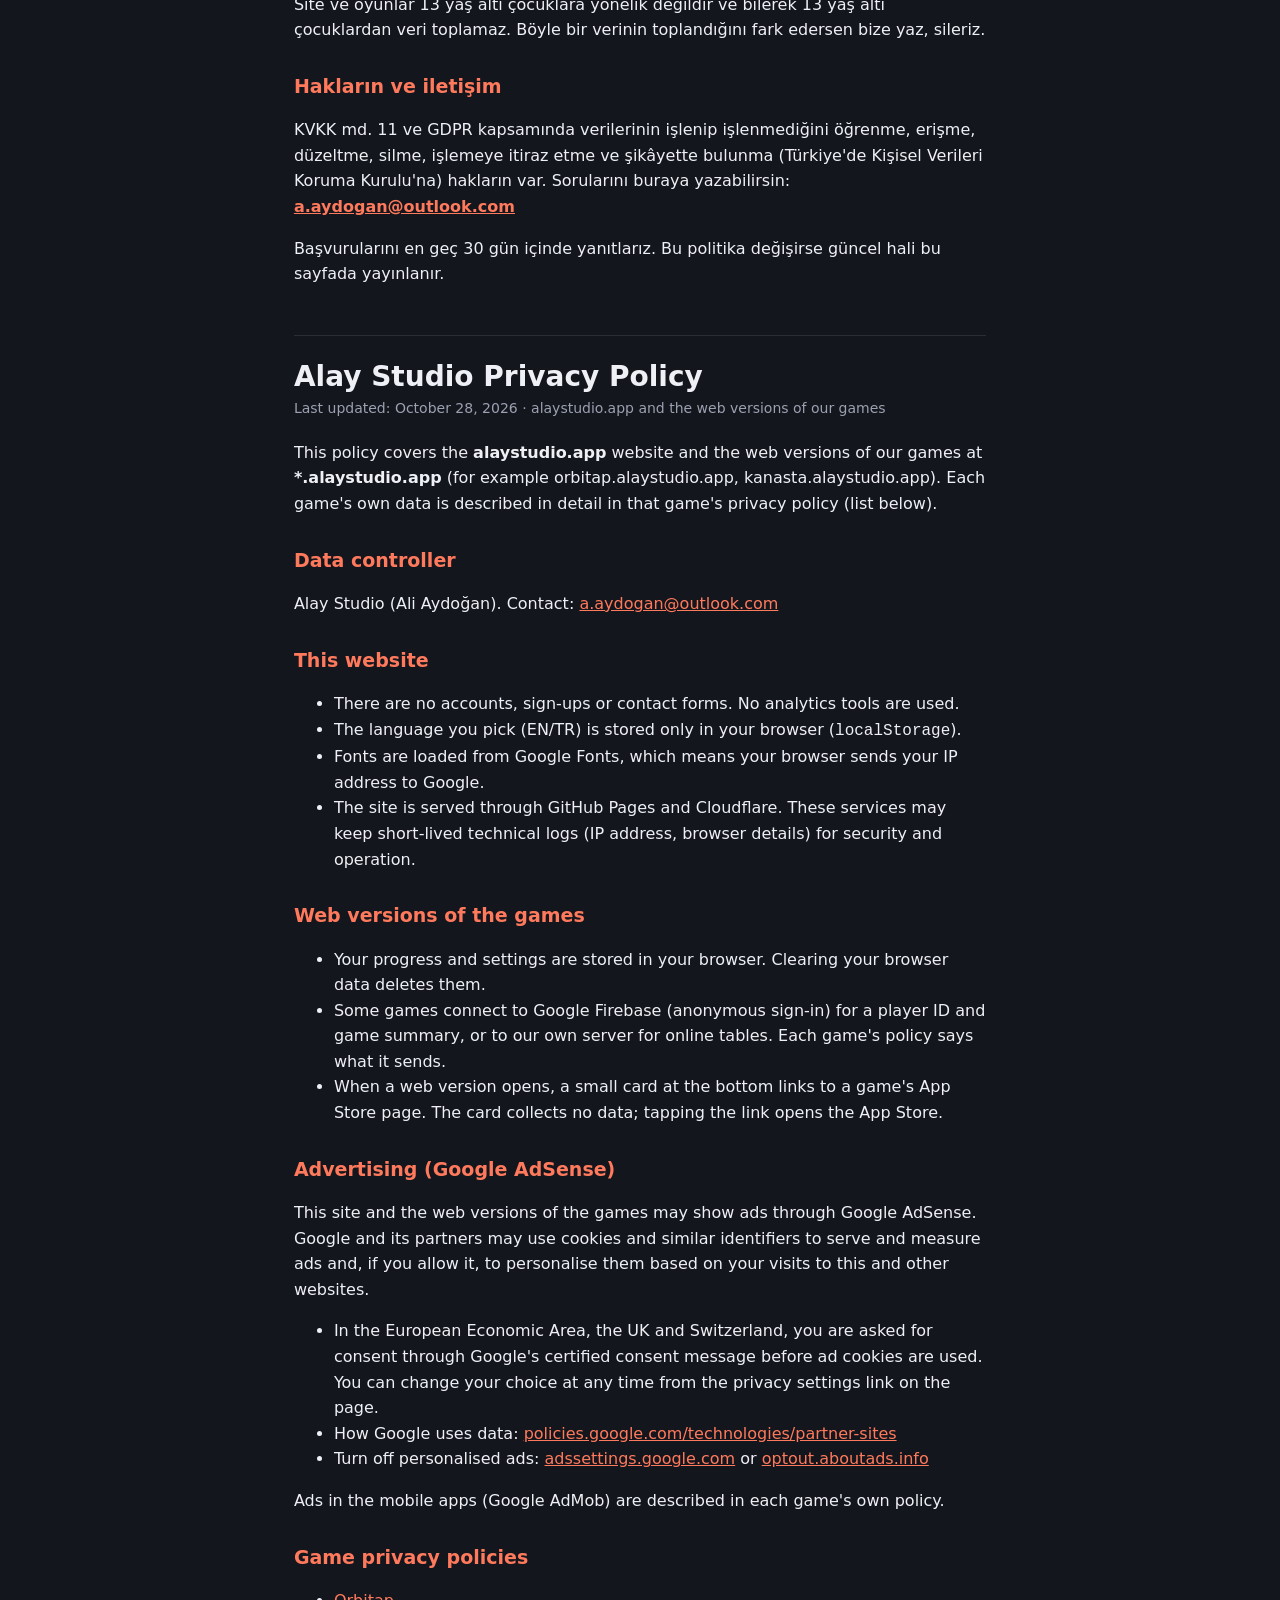
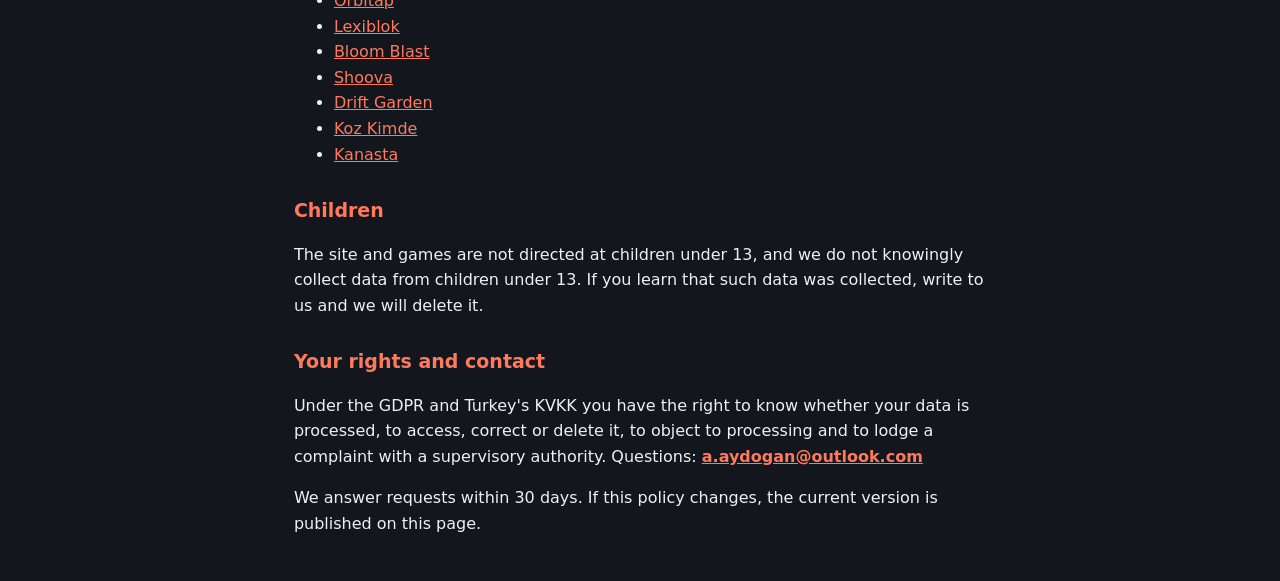
<file: privacy.html>
<!doctype html>
<html lang="tr">
<head>
<meta charset="utf-8">
<meta name="viewport" content="width=device-width,initial-scale=1,viewport-fit=cover">
<meta name="theme-color" content="#14161d">
<title>Alay Studio Privacy Policy</title>
<link rel="canonical" href="https://alaystudio.app/privacy.html">
<link rel="icon" href="favicon.svg" type="image/svg+xml">
<style>
  :root { color-scheme: dark; --bg: #14161d; --fg: #eef0f5; --muted: #9ba1b0; --accent: #ff7a5c; --line: rgba(255,255,255,0.1); }
  * { box-sizing: border-box; }
  body { margin: 0; background: var(--bg); color: var(--fg); font: 16px/1.6 system-ui, -apple-system, "Segoe UI", Roboto, sans-serif; padding: calc(24px + env(safe-area-inset-top, 0px)) 16px calc(32px + env(safe-area-inset-bottom, 0px)); }
  main { max-width: 68ch; margin: 0 auto; }
  h1 { font-size: 28px; line-height: 1.2; margin: 0 0 4px; text-wrap: balance; }
  h2 { font-size: 19px; margin: 28px 0 8px; color: var(--accent); text-wrap: balance; }
  p, li { color: var(--fg); }
  .meta { color: var(--muted); font-size: 14px; margin: 0 0 20px; }
  nav { display: flex; gap: 8px; margin-bottom: 24px; flex-wrap: wrap; }
  nav a { color: var(--fg); text-decoration: none; border: 1px solid var(--line); border-radius: 999px; padding: 6px 14px; font-weight: 700; font-size: 14px; }
  nav a:focus-visible, a:focus-visible { outline: 2px solid var(--accent); outline-offset: 2px; }
  a { color: var(--accent); }
  section + section { margin-top: 48px; padding-top: 24px; border-top: 1px solid var(--line); }
</style>
</head>
<body>
<main>
  <nav><a href="./">← Alay Studio</a><a href="#tr">Türkçe</a><a href="#en">English</a></nav>

  <section id="tr" lang="tr">
    <h1>Alay Studio Gizlilik Politikası</h1>
    <p class="meta">Son güncelleme: 28 Ekim 2026 · alaystudio.app ve oyunların web sürümleri</p>

    <p>Bu politika <b>alaystudio.app</b> sitesini ve oyunlarımızın <b>*.alaystudio.app</b> adreslerindeki web sürümlerini kapsar
    (ör. orbitap.alaystudio.app, kanasta.alaystudio.app). Her oyunun kendi verileri, o oyunun gizlilik politikasında ayrıntılı anlatılır (aşağıdaki liste).</p>

    <h2>Veri sorumlusu</h2>
    <p>Alay Studio (Ali Aydoğan). İletişim: <a href="mailto:a.aydogan@outlook.com">a.aydogan@outlook.com</a></p>

    <h2>Bu site</h2>
    <ul>
      <li>Hesap, kayıt ya da iletişim formu yoktur. Analitik aracı kullanılmaz.</li>
      <li>Seçtiğin dil (TR/EN) yalnızca tarayıcının hafızasında (<code>localStorage</code>) tutulur.</li>
      <li>Yazı tipleri Google Fonts'tan yüklenir. Bu sırada tarayıcın IP adresini Google'a iletir.</li>
      <li>Site GitHub Pages ve Cloudflare üzerinden sunulur. Bu hizmetler güvenlik ve işletim için kısa süreli teknik kayıtlar (IP adresi, tarayıcı bilgisi) tutabilir.</li>
    </ul>

    <h2>Oyunların web sürümleri</h2>
    <ul>
      <li>İlerlemen ve ayarların tarayıcının hafızasında tutulur. Tarayıcı verilerini silince bunlar da silinir.</li>
      <li>Bazı oyunlar, oyuncu kimliği ve oyun özeti için Google Firebase'e (anonim giriş) ya da online masalar için kendi sunucumuza bağlanır. Hangi oyunun neyi gönderdiği o oyunun politikasında yazar.</li>
      <li>Web sürümleri açılırken altta, bir oyunun App Store sayfasına bağlantı veren bir tanıtım kartı çıkar. Kart veri toplamaz; bağlantıya dokunursan App Store açılır.</li>
    </ul>

    <h2>Reklamlar (Google AdSense)</h2>
    <p>Bu site ve oyunların web sürümleri Google AdSense ile reklam gösterebilir. Google ve iş ortakları, reklamları göstermek, ölçmek ve
    (izin verdiysen) ilgi alanlarına göre kişiselleştirmek için çerezler ve benzeri tanımlayıcılar kullanabilir. Bu, bu siteye ve diğer sitelere yaptığın ziyaretlere dayanabilir.</p>
    <ul>
      <li>Avrupa Ekonomik Alanı, Birleşik Krallık ve İsviçre'de reklam çerezlerinden önce Google'ın onaylı izin penceresiyle onayın istenir. Seçimini sayfadaki gizlilik ayarları bağlantısından istediğin zaman değiştirebilirsin.</li>
      <li>Google'ın verileri nasıl kullandığı: <a href="https://policies.google.com/technologies/partner-sites" rel="noopener">policies.google.com/technologies/partner-sites</a></li>
      <li>Kişiselleştirilmiş reklamları kapatmak: <a href="https://adssettings.google.com" rel="noopener">adssettings.google.com</a> ya da <a href="https://optout.aboutads.info" rel="noopener">optout.aboutads.info</a></li>
    </ul>
    <p>Mobil uygulamalardaki reklamlar (Google AdMob) her oyunun kendi politikasında anlatılır.</p>

    <h2>Oyunların gizlilik politikaları</h2>
    <ul>
      <li><a href="mobilegame/privacy.html">Orbitap</a></li>
      <li><a href="word-blocks/privacy.html">Lexiblok</a></li>
      <li><a href="https://bloom-blast-game.web.app/privacy.html" rel="noopener">Bloom Blast</a></li>
      <li><a href="https://shoova-game.web.app/privacy.html" rel="noopener">Shoova</a></li>
      <li><a href="drift-garden/privacy.html">Drift Garden</a></li>
      <li><a href="https://koz-kimde.web.app/privacy.html" rel="noopener">Koz Kimde</a></li>
      <li><a href="https://kanasta-oyun.web.app/privacy.html" rel="noopener">Kanasta</a></li>
    </ul>

    <h2>Çocuklar</h2>
    <p>Site ve oyunlar 13 yaş altı çocuklara yönelik değildir ve bilerek 13 yaş altı çocuklardan veri toplamaz. Böyle bir verinin toplandığını fark edersen bize yaz, sileriz.</p>

    <h2>Hakların ve iletişim</h2>
    <p>KVKK md. 11 ve GDPR kapsamında verilerinin işlenip işlenmediğini öğrenme, erişme, düzeltme, silme, işlemeye itiraz etme ve şikâyette bulunma (Türkiye'de Kişisel Verileri Koruma Kurulu'na) hakların var. Sorularını buraya yazabilirsin: <b><a href="mailto:a.aydogan@outlook.com">a.aydogan@outlook.com</a></b></p>
    <p>Başvurularını en geç 30 gün içinde yanıtlarız. Bu politika değişirse güncel hali bu sayfada yayınlanır.</p>
  </section>

  <section id="en" lang="en">
    <h1>Alay Studio Privacy Policy</h1>
    <p class="meta">Last updated: October 28, 2026 · alaystudio.app and the web versions of our games</p>

    <p>This policy covers the <b>alaystudio.app</b> website and the web versions of our games at <b>*.alaystudio.app</b>
    (for example orbitap.alaystudio.app, kanasta.alaystudio.app). Each game's own data is described in detail in that game's privacy policy (list below).</p>

    <h2>Data controller</h2>
    <p>Alay Studio (Ali Aydoğan). Contact: <a href="mailto:a.aydogan@outlook.com">a.aydogan@outlook.com</a></p>

    <h2>This website</h2>
    <ul>
      <li>There are no accounts, sign-ups or contact forms. No analytics tools are used.</li>
      <li>The language you pick (EN/TR) is stored only in your browser (<code>localStorage</code>).</li>
      <li>Fonts are loaded from Google Fonts, which means your browser sends your IP address to Google.</li>
      <li>The site is served through GitHub Pages and Cloudflare. These services may keep short-lived technical logs (IP address, browser details) for security and operation.</li>
    </ul>

    <h2>Web versions of the games</h2>
    <ul>
      <li>Your progress and settings are stored in your browser. Clearing your browser data deletes them.</li>
      <li>Some games connect to Google Firebase (anonymous sign-in) for a player ID and game summary, or to our own server for online tables. Each game's policy says what it sends.</li>
      <li>When a web version opens, a small card at the bottom links to a game's App Store page. The card collects no data; tapping the link opens the App Store.</li>
    </ul>

    <h2>Advertising (Google AdSense)</h2>
    <p>This site and the web versions of the games may show ads through Google AdSense. Google and its partners may use cookies and similar identifiers to serve and measure ads and,
    if you allow it, to personalise them based on your visits to this and other websites.</p>
    <ul>
      <li>In the European Economic Area, the UK and Switzerland, you are asked for consent through Google's certified consent message before ad cookies are used. You can change your choice at any time from the privacy settings link on the page.</li>
      <li>How Google uses data: <a href="https://policies.google.com/technologies/partner-sites" rel="noopener">policies.google.com/technologies/partner-sites</a></li>
      <li>Turn off personalised ads: <a href="https://adssettings.google.com" rel="noopener">adssettings.google.com</a> or <a href="https://optout.aboutads.info" rel="noopener">optout.aboutads.info</a></li>
    </ul>
    <p>Ads in the mobile apps (Google AdMob) are described in each game's own policy.</p>

    <h2>Game privacy policies</h2>
    <ul>
      <li><a href="mobilegame/privacy.html">Orbitap</a></li>
      <li><a href="word-blocks/privacy.html">Lexiblok</a></li>
      <li><a href="https://bloom-blast-game.web.app/privacy.html" rel="noopener">Bloom Blast</a></li>
      <li><a href="https://shoova-game.web.app/privacy.html" rel="noopener">Shoova</a></li>
      <li><a href="drift-garden/privacy.html">Drift Garden</a></li>
      <li><a href="https://koz-kimde.web.app/privacy.html" rel="noopener">Koz Kimde</a></li>
      <li><a href="https://kanasta-oyun.web.app/privacy.html" rel="noopener">Kanasta</a></li>
    </ul>

    <h2>Children</h2>
    <p>The site and games are not directed at children under 13, and we do not knowingly collect data from children under 13. If you learn that such data was collected, write to us and we will delete it.</p>

    <h2>Your rights and contact</h2>
    <p>Under the GDPR and Turkey's KVKK you have the right to know whether your data is processed, to access, correct or delete it, to object to processing and to lodge a complaint with a supervisory authority. Questions: <b><a href="mailto:a.aydogan@outlook.com">a.aydogan@outlook.com</a></b></p>
    <p>We answer requests within 30 days. If this policy changes, the current version is published on this page.</p>
  </section>
</main>
</body>
</html>
</file>
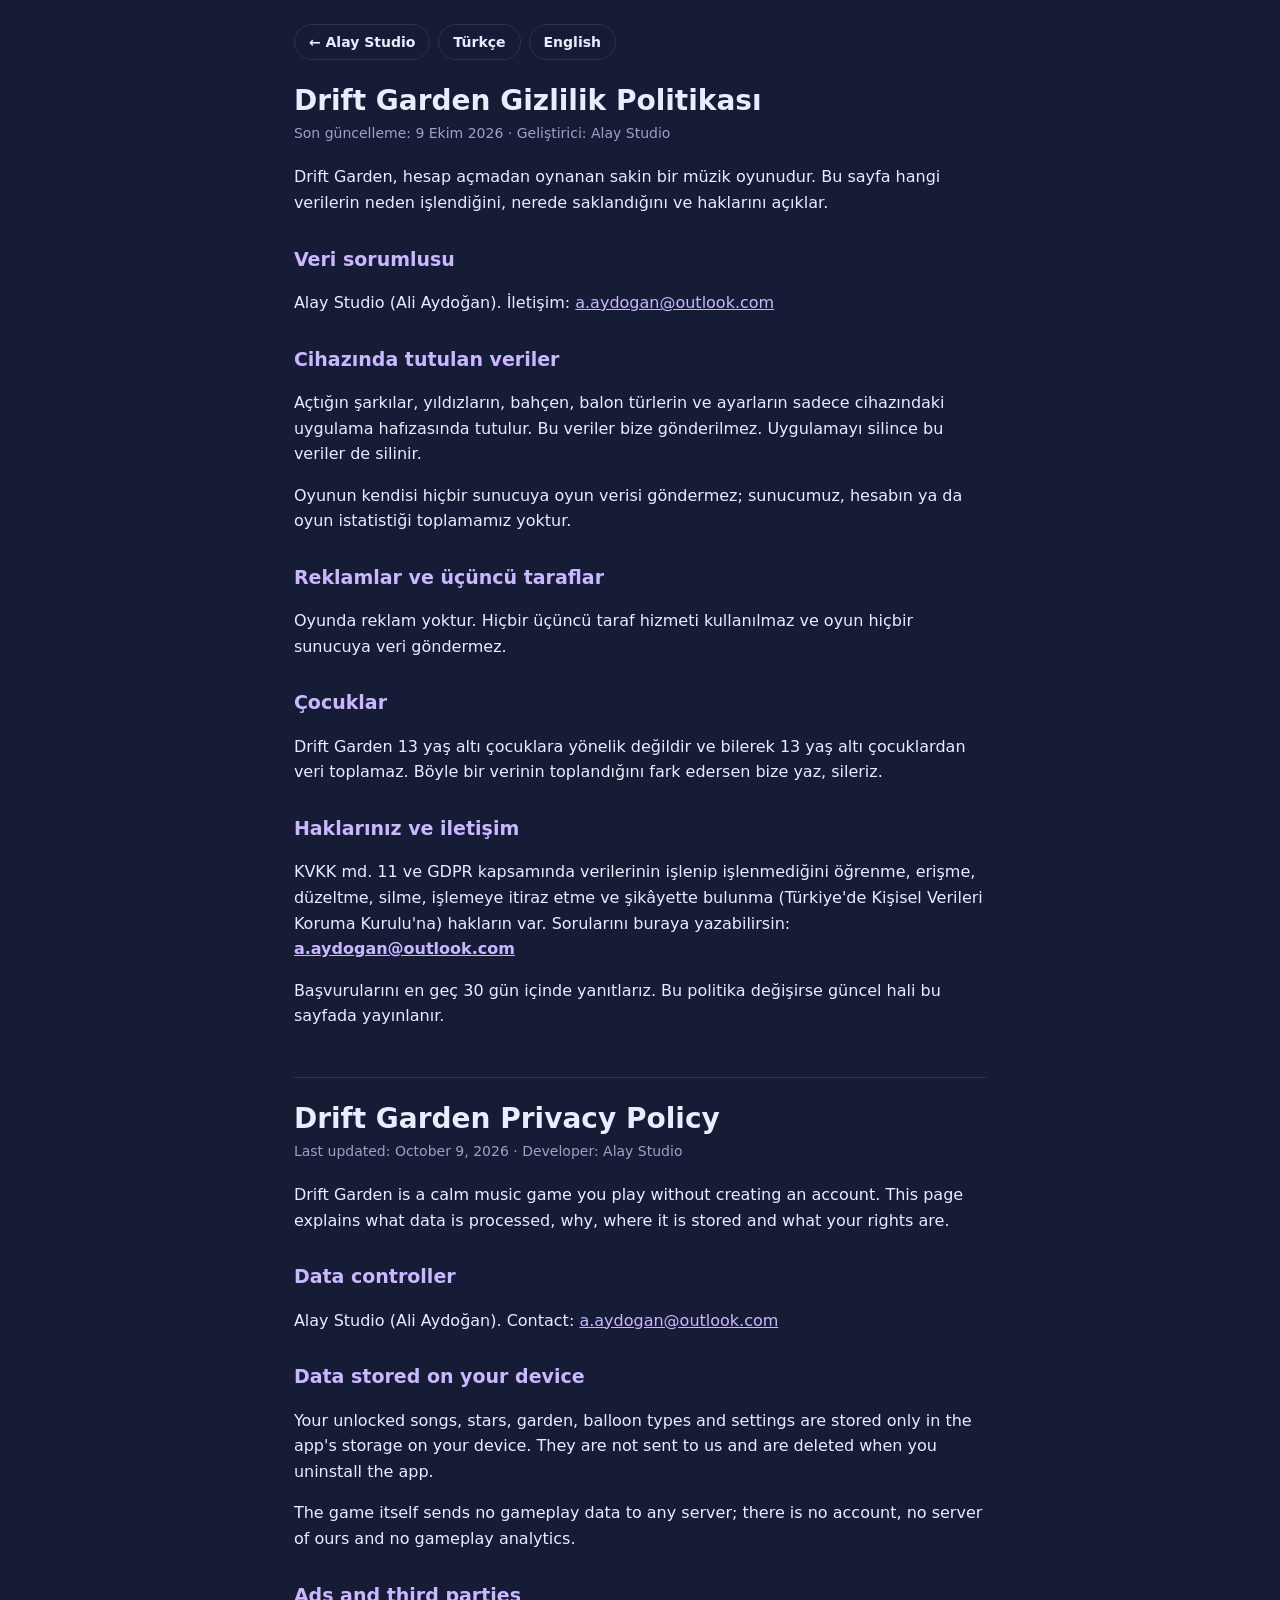
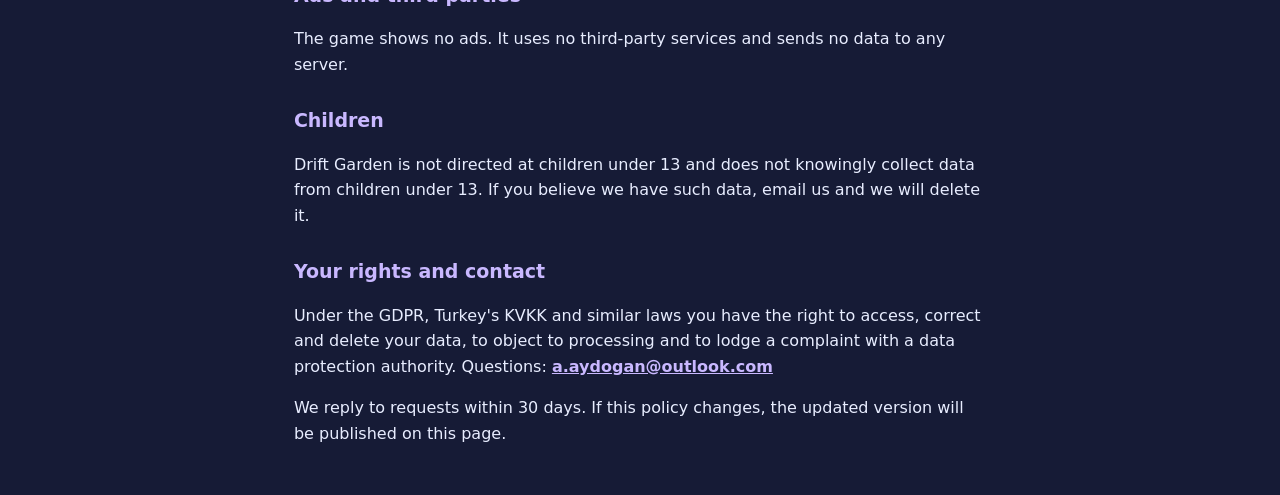
<file: drift-garden/privacy.html>
<!doctype html>
<html lang="tr">
<head>
<meta charset="utf-8">
<meta name="viewport" content="width=device-width,initial-scale=1,viewport-fit=cover">
<meta name="theme-color" content="#161b36">
<title>Drift Garden Privacy Policy</title>
<style>
  :root { color-scheme: dark; --bg: #161b36; --fg: #e8edff; --muted: #9aa3c7; --accent: #c9b8ff; --line: rgba(255,255,255,0.1); }
  * { box-sizing: border-box; }
  body { margin: 0; background: var(--bg); color: var(--fg); font: 16px/1.6 system-ui, -apple-system, "Segoe UI", Roboto, sans-serif; padding: calc(24px + env(safe-area-inset-top, 0px)) 16px calc(32px + env(safe-area-inset-bottom, 0px)); }
  main { max-width: 68ch; margin: 0 auto; }
  h1 { font-size: 28px; line-height: 1.2; margin: 0 0 4px; text-wrap: balance; }
  h2 { font-size: 19px; margin: 28px 0 8px; color: var(--accent); text-wrap: balance; }
  p, li { color: var(--fg); }
  .meta { color: var(--muted); font-size: 14px; margin: 0 0 20px; }
  nav { display: flex; gap: 8px; margin-bottom: 24px; }
  nav a { color: var(--fg); text-decoration: none; border: 1px solid var(--line); border-radius: 999px; padding: 6px 14px; font-weight: 700; font-size: 14px; }
  nav a:focus-visible, a:focus-visible { outline: 2px solid var(--accent); outline-offset: 2px; }
  table { width: 100%; border-collapse: collapse; font-size: 14px; }
  th, td { text-align: left; vertical-align: top; padding: 8px; border-bottom: 1px solid var(--line); }
  th { color: var(--muted); font-weight: 700; }
  .wrap { overflow-x: auto; }
  a { color: var(--accent); }
  section + section { margin-top: 48px; padding-top: 24px; border-top: 1px solid var(--line); }
</style>
</head>
<body>
<main>
  <nav><a href="../">← Alay Studio</a><a href="#tr">Türkçe</a><a href="#en">English</a></nav>

  <section id="tr" lang="tr">
    <h1>Drift Garden Gizlilik Politikası</h1>
    <p class="meta">Son güncelleme: 9 Ekim 2026 · Geliştirici: Alay Studio</p>

    <p>Drift Garden, hesap açmadan oynanan sakin bir müzik oyunudur. Bu sayfa hangi verilerin neden işlendiğini, nerede saklandığını ve haklarını açıklar.</p>

    <h2>Veri sorumlusu</h2>
    <p>Alay Studio (Ali Aydoğan). İletişim: <a href="mailto:a.aydogan@outlook.com">a.aydogan@outlook.com</a></p>

    <h2>Cihazında tutulan veriler</h2>
    <p>Açtığın şarkılar, yıldızların, bahçen, balon türlerin ve ayarların sadece cihazındaki uygulama hafızasında tutulur. Bu veriler bize gönderilmez. Uygulamayı silince bu veriler de silinir.</p>
    <p>Oyunun kendisi hiçbir sunucuya oyun verisi göndermez; sunucumuz, hesabın ya da oyun istatistiği toplamamız yoktur.</p>

    <h2>Reklamlar ve üçüncü taraflar</h2>
    <p>Oyunda reklam yoktur. Hiçbir üçüncü taraf hizmeti kullanılmaz ve oyun hiçbir sunucuya veri göndermez.</p>

    <h2>Çocuklar</h2>
    <p>Drift Garden 13 yaş altı çocuklara yönelik değildir ve bilerek 13 yaş altı çocuklardan veri toplamaz. Böyle bir verinin toplandığını fark edersen bize yaz, sileriz.</p>

    <h2>Haklarınız ve iletişim</h2>
    <p>KVKK md. 11 ve GDPR kapsamında verilerinin işlenip işlenmediğini öğrenme, erişme, düzeltme, silme, işlemeye itiraz etme ve şikâyette bulunma (Türkiye'de Kişisel Verileri Koruma Kurulu'na) hakların var. Sorularını buraya yazabilirsin: <b><a href="mailto:a.aydogan@outlook.com">a.aydogan@outlook.com</a></b></p>
    <p>Başvurularını en geç 30 gün içinde yanıtlarız. Bu politika değişirse güncel hali bu sayfada yayınlanır.</p>
  </section>

  <section id="en" lang="en">
    <h1>Drift Garden Privacy Policy</h1>
    <p class="meta">Last updated: October 9, 2026 · Developer: Alay Studio</p>

    <p>Drift Garden is a calm music game you play without creating an account. This page explains what data is processed, why, where it is stored and what your rights are.</p>

    <h2>Data controller</h2>
    <p>Alay Studio (Ali Aydoğan). Contact: <a href="mailto:a.aydogan@outlook.com">a.aydogan@outlook.com</a></p>

    <h2>Data stored on your device</h2>
    <p>Your unlocked songs, stars, garden, balloon types and settings are stored only in the app's storage on your device. They are not sent to us and are deleted when you uninstall the app.</p>
    <p>The game itself sends no gameplay data to any server; there is no account, no server of ours and no gameplay analytics.</p>

    <h2>Ads and third parties</h2>
    <p>The game shows no ads. It uses no third-party services and sends no data to any server.</p>

    <h2>Children</h2>
    <p>Drift Garden is not directed at children under 13 and does not knowingly collect data from children under 13. If you believe we have such data, email us and we will delete it.</p>

    <h2>Your rights and contact</h2>
    <p>Under the GDPR, Turkey's KVKK and similar laws you have the right to access, correct and delete your data, to object to processing and to lodge a complaint with a data protection authority. Questions: <b><a href="mailto:a.aydogan@outlook.com">a.aydogan@outlook.com</a></b></p>
    <p>We reply to requests within 30 days. If this policy changes, the updated version will be published on this page.</p>
  </section>
</main>
</body>
</html>
</file>
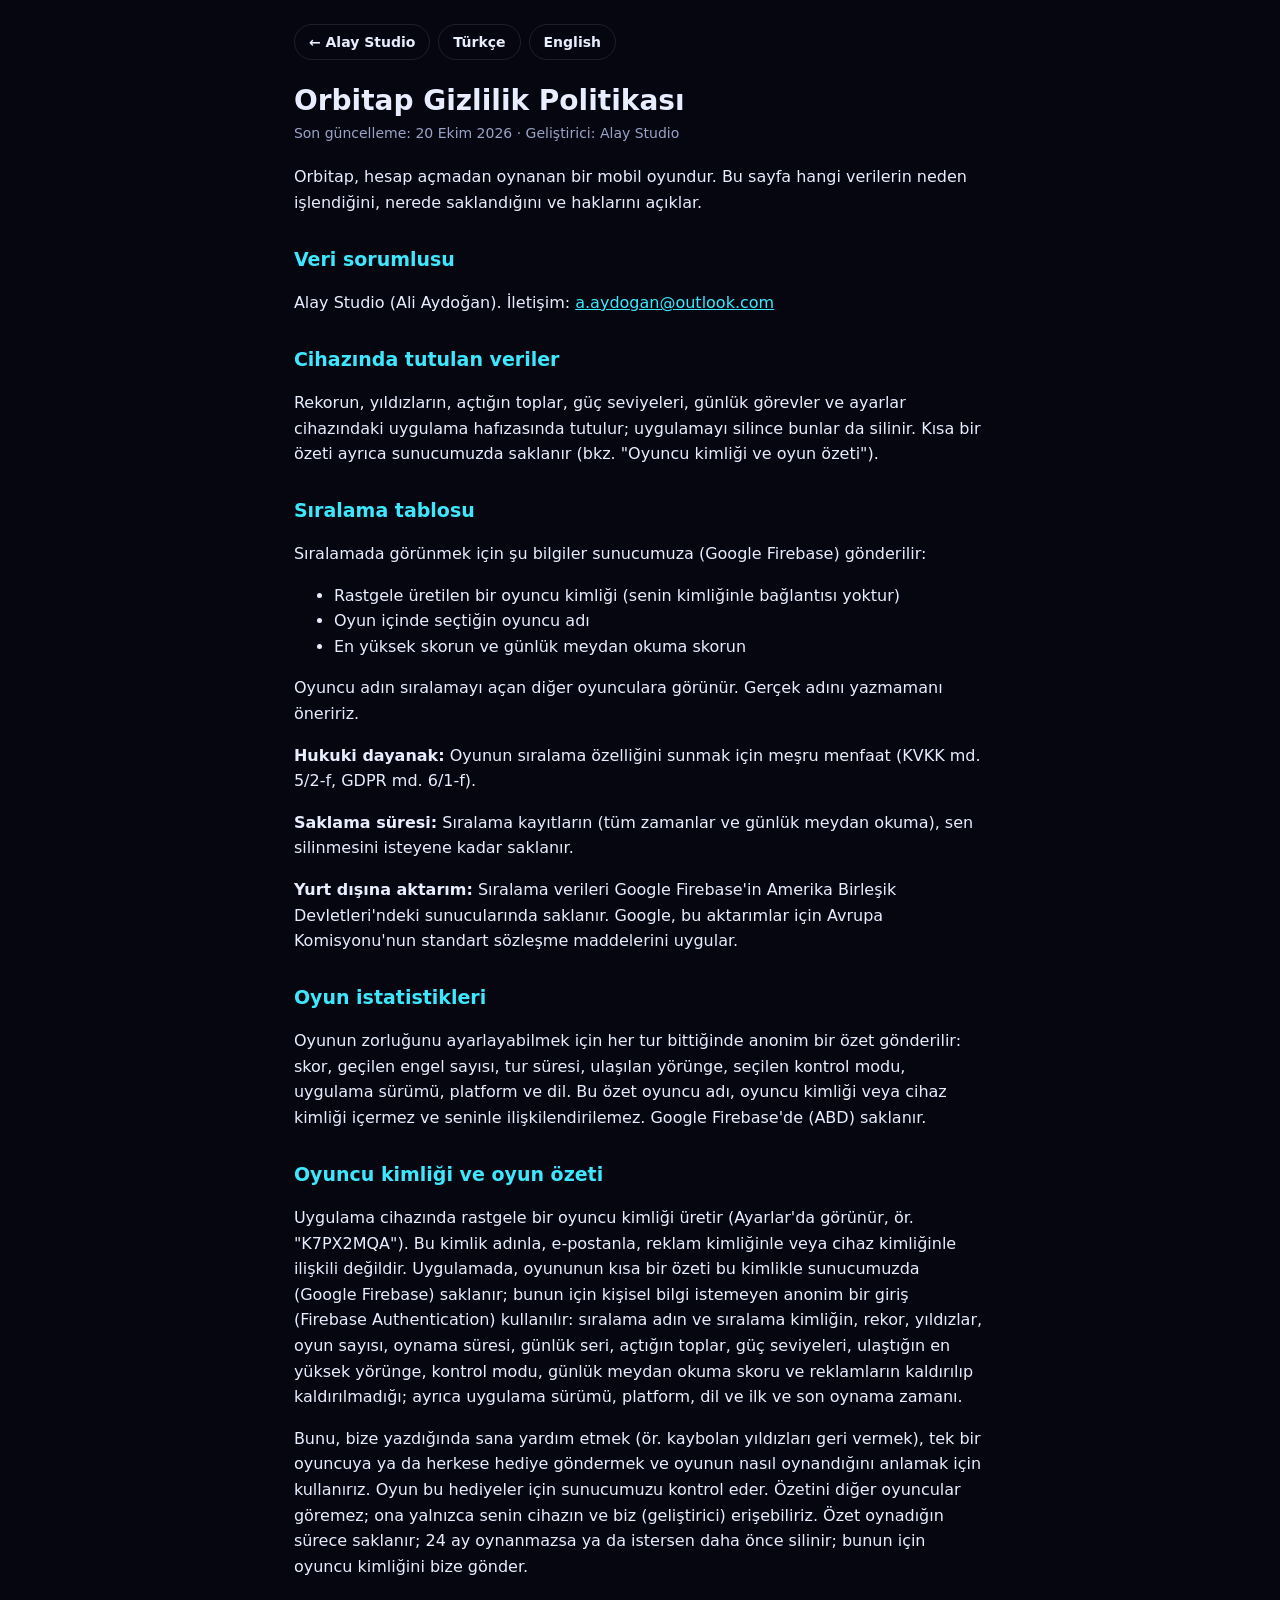
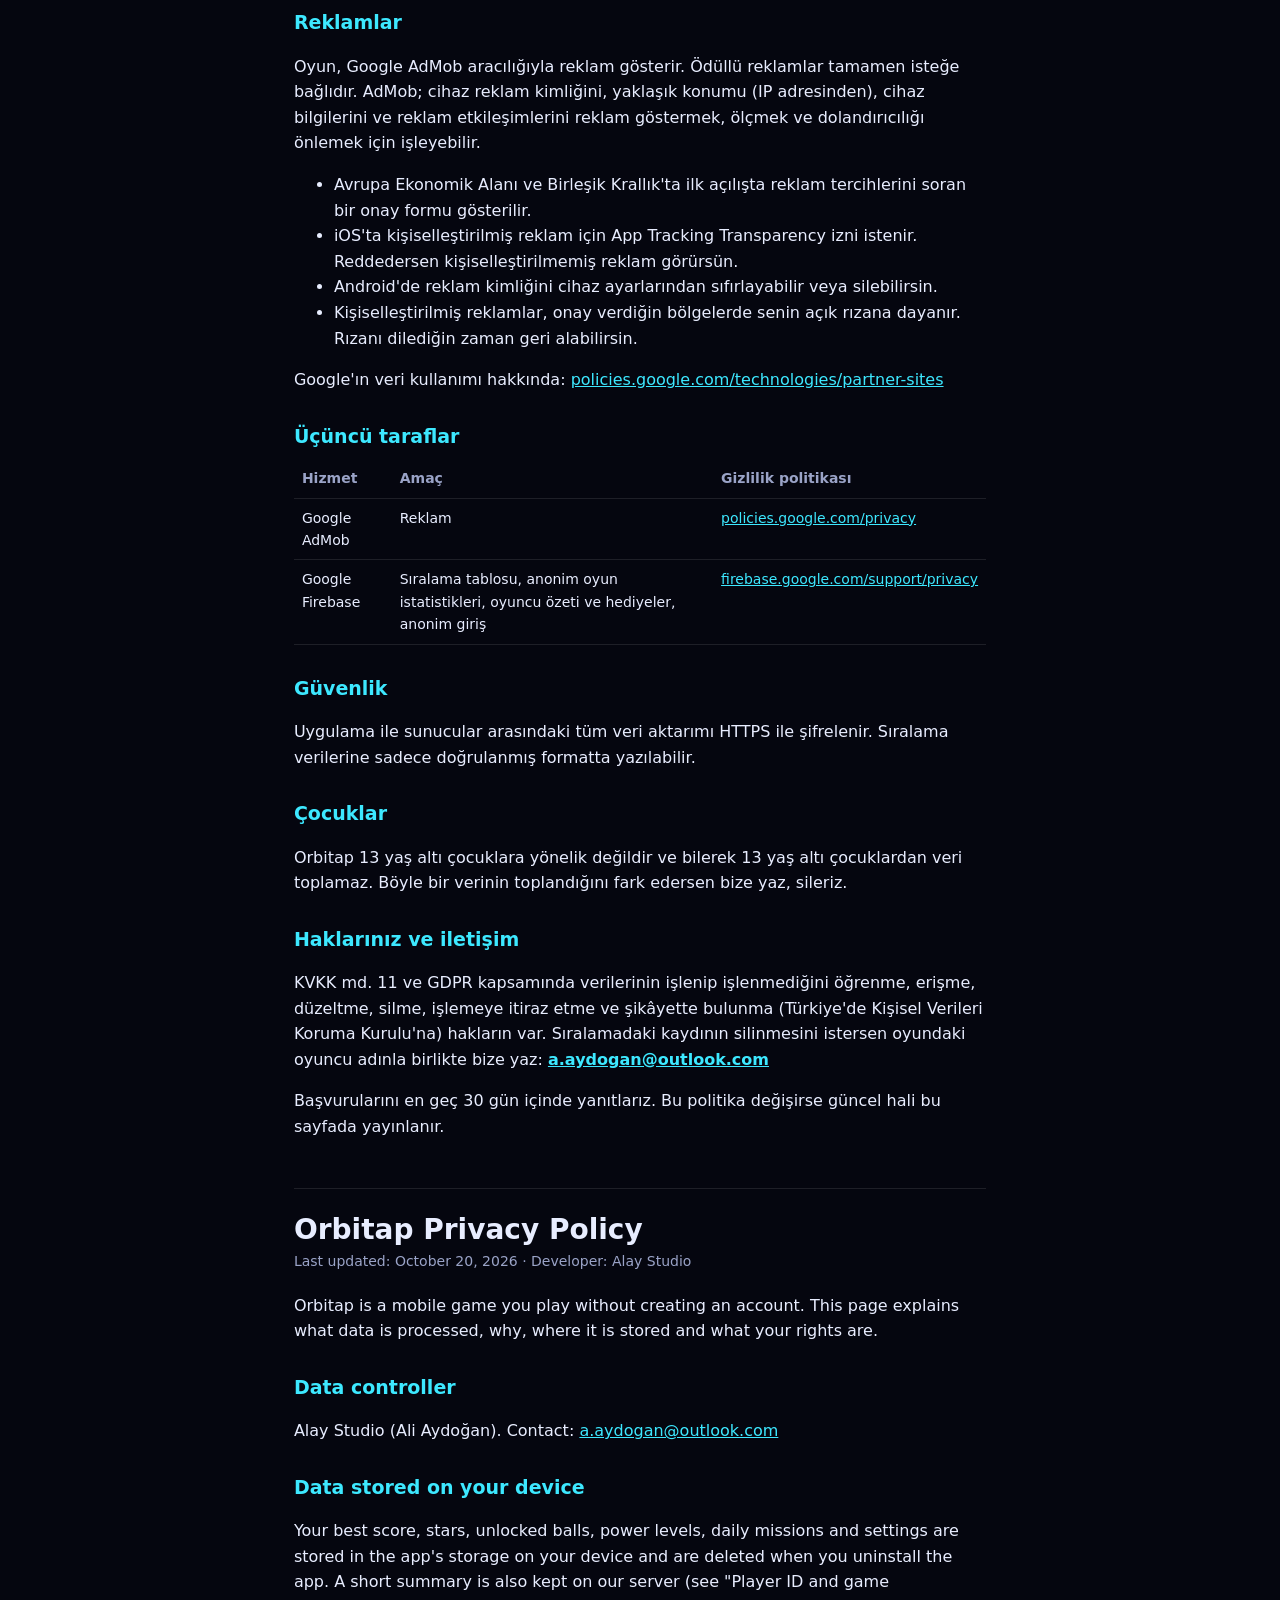
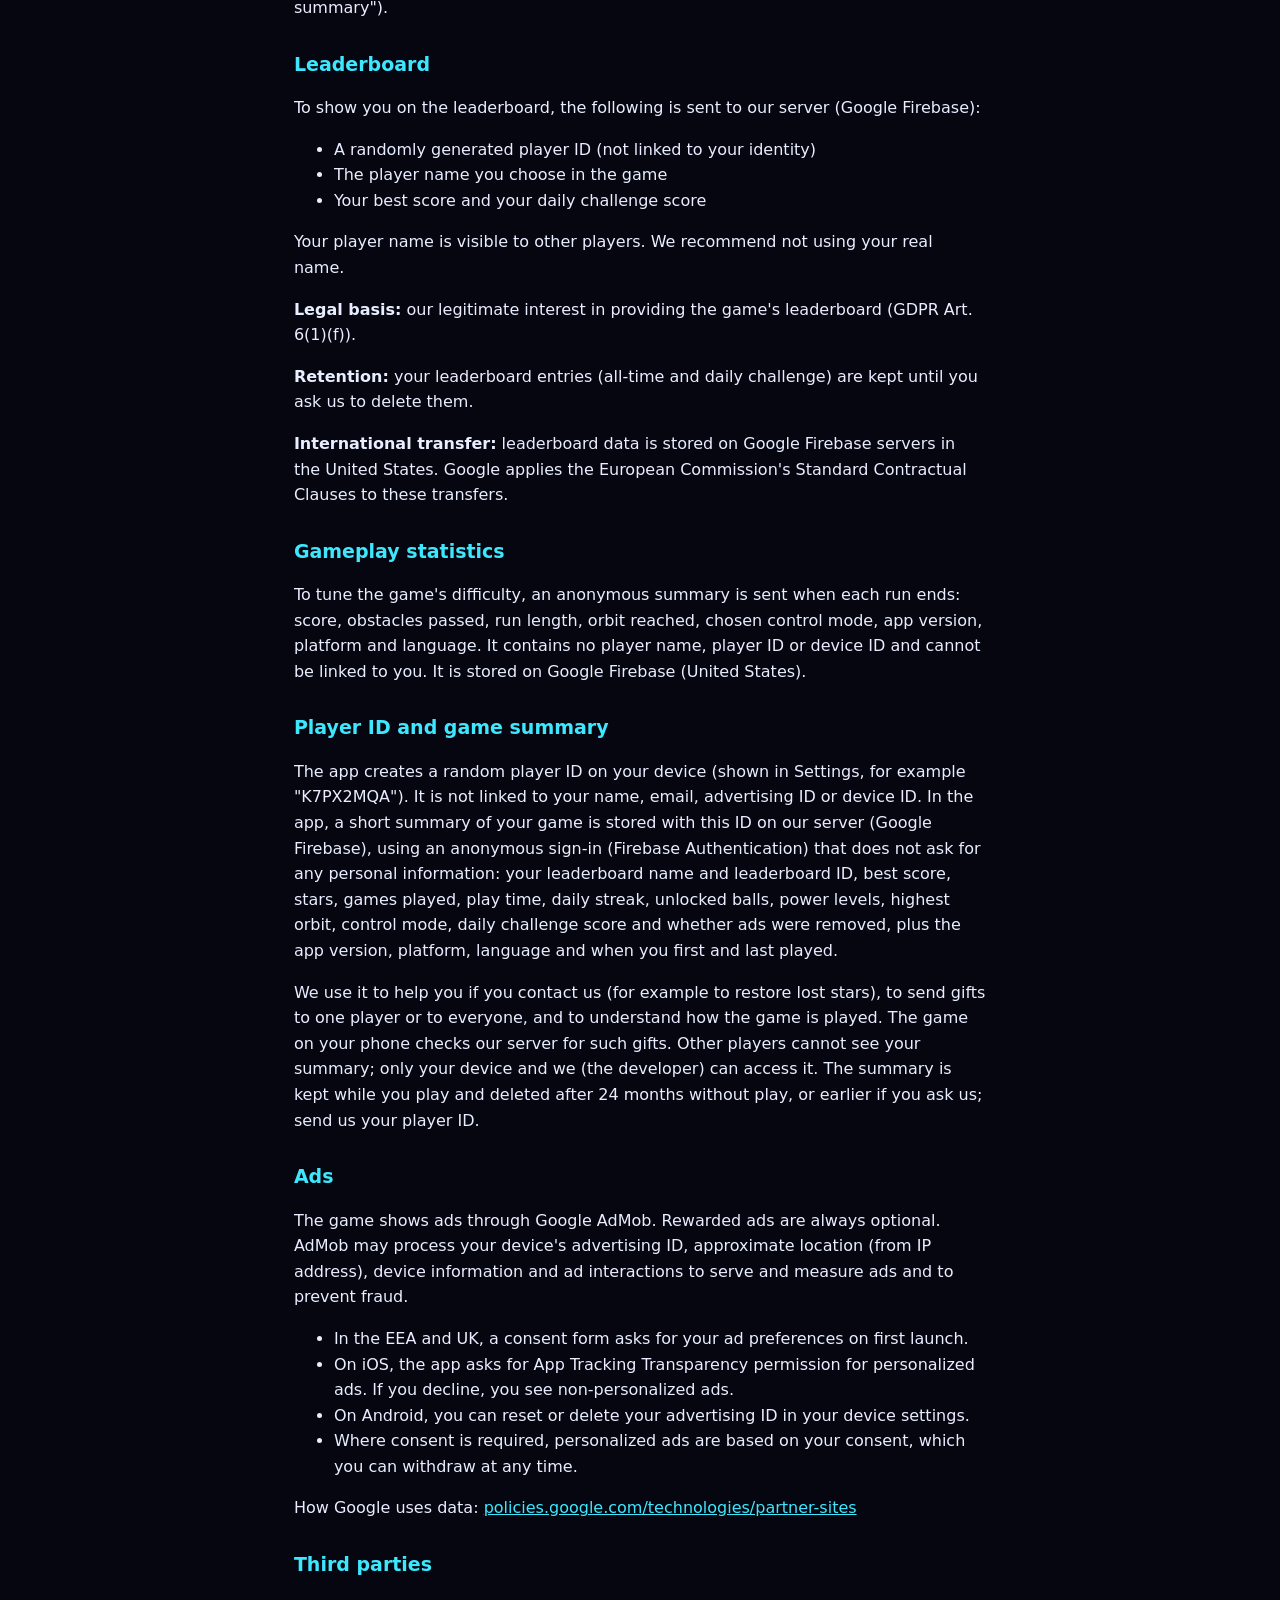
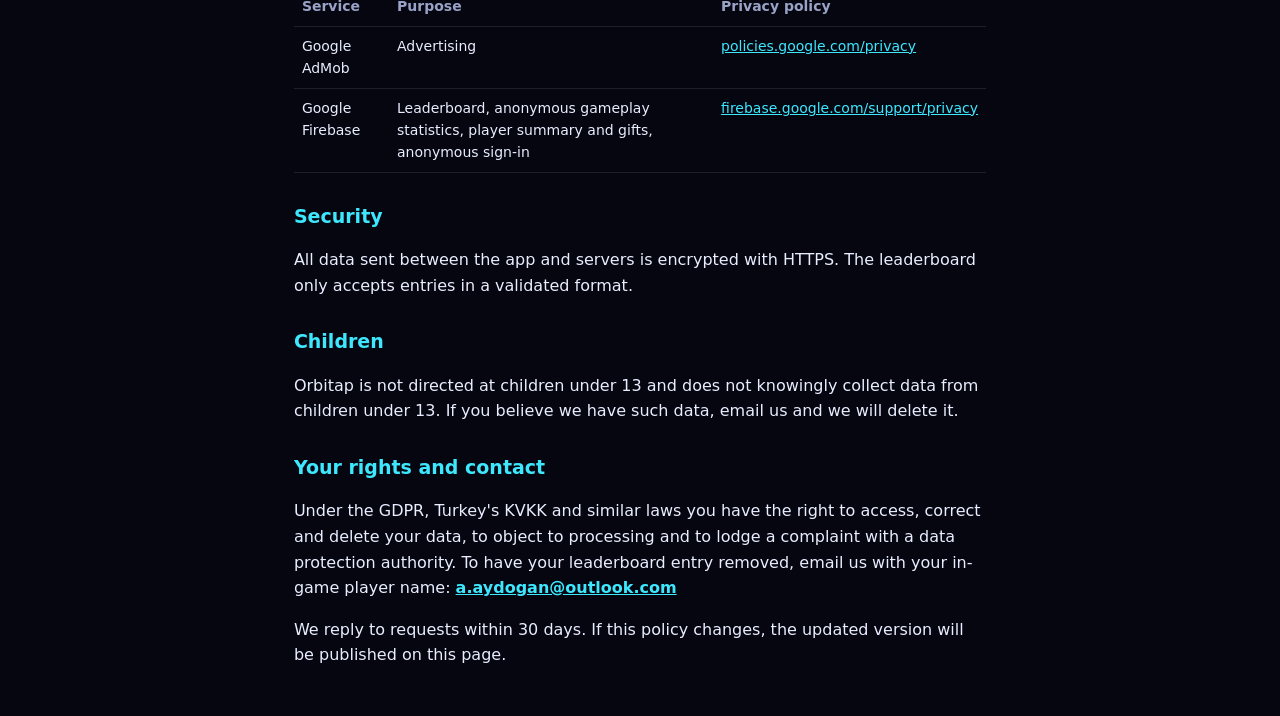
<file: mobilegame/privacy.html>
<!doctype html>
<html lang="tr">
<head>
<meta charset="utf-8">
<meta name="viewport" content="width=device-width,initial-scale=1,viewport-fit=cover">
<meta name="theme-color" content="#05060f">
<title>Orbitap Privacy Policy</title>
<style>
  :root { color-scheme: dark; --bg: #05060f; --panel: #10142c; --fg: #e8edff; --muted: #9aa3c7; --accent: #3de8ff; --line: rgba(255,255,255,0.1); }
  * { box-sizing: border-box; }
  body { margin: 0; background: var(--bg); color: var(--fg); font: 16px/1.6 system-ui, -apple-system, "Segoe UI", Roboto, sans-serif; padding: calc(24px + env(safe-area-inset-top, 0px)) 16px calc(32px + env(safe-area-inset-bottom, 0px)); }
  main { max-width: 68ch; margin: 0 auto; }
  h1 { font-size: 28px; line-height: 1.2; margin: 0 0 4px; text-wrap: balance; }
  h2 { font-size: 19px; margin: 28px 0 8px; color: var(--accent); text-wrap: balance; }
  p, li { color: var(--fg); }
  .meta { color: var(--muted); font-size: 14px; margin: 0 0 20px; }
  nav { display: flex; gap: 8px; margin-bottom: 24px; }
  nav a { color: var(--fg); text-decoration: none; border: 1px solid var(--line); border-radius: 999px; padding: 6px 14px; font-weight: 700; font-size: 14px; }
  nav a:focus-visible, a:focus-visible { outline: 2px solid var(--accent); outline-offset: 2px; }
  table { width: 100%; border-collapse: collapse; font-size: 14px; }
  th, td { text-align: left; vertical-align: top; padding: 8px; border-bottom: 1px solid var(--line); }
  th { color: var(--muted); font-weight: 700; }
  .wrap { overflow-x: auto; }
  a { color: var(--accent); }
  section + section { margin-top: 48px; padding-top: 24px; border-top: 1px solid var(--line); }
</style>
</head>
<body>
<main>
  <nav><a href="../" id="back">← Alay Studio</a><a href="#tr">Türkçe</a><a href="#en">English</a></nav>
  <script>
    // Oyundan açıldıysa geri dön, doğrudan açıldıysa oyunun web sürümüne git
    document.getElementById('back').addEventListener('click', (e) => {
      if (history.length > 1 && document.referrer) { e.preventDefault(); history.back(); }
    });
  </script>

  <section id="tr" lang="tr">
    <h1>Orbitap Gizlilik Politikası</h1>
    <p class="meta">Son güncelleme: 20 Ekim 2026 · Geliştirici: Alay Studio</p>

    <p>Orbitap, hesap açmadan oynanan bir mobil oyundur. Bu sayfa hangi verilerin neden işlendiğini, nerede saklandığını ve haklarını açıklar.</p>

    <h2>Veri sorumlusu</h2>
    <p>Alay Studio (Ali Aydoğan). İletişim: <a href="mailto:a.aydogan@outlook.com">a.aydogan@outlook.com</a></p>

    <h2>Cihazında tutulan veriler</h2>
    <p>Rekorun, yıldızların, açtığın toplar, güç seviyeleri, günlük görevler ve ayarlar cihazındaki uygulama hafızasında tutulur; uygulamayı silince bunlar da silinir. Kısa bir özeti ayrıca sunucumuzda saklanır (bkz. "Oyuncu kimliği ve oyun özeti").</p>

    <h2>Sıralama tablosu</h2>
    <p>Sıralamada görünmek için şu bilgiler sunucumuza (Google Firebase) gönderilir:</p>
    <ul>
      <li>Rastgele üretilen bir oyuncu kimliği (senin kimliğinle bağlantısı yoktur)</li>
      <li>Oyun içinde seçtiğin oyuncu adı</li>
      <li>En yüksek skorun ve günlük meydan okuma skorun</li>
    </ul>
    <p>Oyuncu adın sıralamayı açan diğer oyunculara görünür. Gerçek adını yazmamanı öneririz.</p>
    <p><b>Hukuki dayanak:</b> Oyunun sıralama özelliğini sunmak için meşru menfaat (KVKK md. 5/2-f, GDPR md. 6/1-f).</p>
    <p><b>Saklama süresi:</b> Sıralama kayıtların (tüm zamanlar ve günlük meydan okuma), sen silinmesini isteyene kadar saklanır.</p>
    <p><b>Yurt dışına aktarım:</b> Sıralama verileri Google Firebase'in Amerika Birleşik Devletleri'ndeki sunucularında saklanır. Google, bu aktarımlar için Avrupa Komisyonu'nun standart sözleşme maddelerini uygular.</p>

    <h2>Oyun istatistikleri</h2>
    <p>Oyunun zorluğunu ayarlayabilmek için her tur bittiğinde anonim bir özet gönderilir: skor, geçilen engel sayısı, tur süresi, ulaşılan yörünge, seçilen kontrol modu, uygulama sürümü, platform ve dil. Bu özet oyuncu adı, oyuncu kimliği veya cihaz kimliği içermez ve seninle ilişkilendirilemez. Google Firebase'de (ABD) saklanır.</p>

    <h2>Oyuncu kimliği ve oyun özeti</h2>
    <p>Uygulama cihazında rastgele bir oyuncu kimliği üretir (Ayarlar'da görünür, ör. "K7PX2MQA"). Bu kimlik adınla, e-postanla, reklam kimliğinle veya cihaz kimliğinle ilişkili değildir. Uygulamada, oyununun kısa bir özeti bu kimlikle sunucumuzda (Google Firebase) saklanır; bunun için kişisel bilgi istemeyen anonim bir giriş (Firebase Authentication) kullanılır: sıralama adın ve sıralama kimliğin, rekor, yıldızlar, oyun sayısı, oynama süresi, günlük seri, açtığın toplar, güç seviyeleri, ulaştığın en yüksek yörünge, kontrol modu, günlük meydan okuma skoru ve reklamların kaldırılıp kaldırılmadığı; ayrıca uygulama sürümü, platform, dil ve ilk ve son oynama zamanı.</p>
    <p>Bunu, bize yazdığında sana yardım etmek (ör. kaybolan yıldızları geri vermek), tek bir oyuncuya ya da herkese hediye göndermek ve oyunun nasıl oynandığını anlamak için kullanırız. Oyun bu hediyeler için sunucumuzu kontrol eder. Özetini diğer oyuncular göremez; ona yalnızca senin cihazın ve biz (geliştirici) erişebiliriz. Özet oynadığın sürece saklanır; 24 ay oynanmazsa ya da istersen daha önce silinir; bunun için oyuncu kimliğini bize gönder.</p>

    <h2>Reklamlar</h2>
    <p>Oyun, Google AdMob aracılığıyla reklam gösterir. Ödüllü reklamlar tamamen isteğe bağlıdır. AdMob; cihaz reklam kimliğini, yaklaşık konumu (IP adresinden), cihaz bilgilerini ve reklam etkileşimlerini reklam göstermek, ölçmek ve dolandırıcılığı önlemek için işleyebilir.</p>
    <ul>
      <li>Avrupa Ekonomik Alanı ve Birleşik Krallık'ta ilk açılışta reklam tercihlerini soran bir onay formu gösterilir.</li>
      <li>iOS'ta kişiselleştirilmiş reklam için App Tracking Transparency izni istenir. Reddedersen kişiselleştirilmemiş reklam görürsün.</li>
      <li>Android'de reklam kimliğini cihaz ayarlarından sıfırlayabilir veya silebilirsin.</li>
      <li>Kişiselleştirilmiş reklamlar, onay verdiğin bölgelerde senin açık rızana dayanır. Rızanı dilediğin zaman geri alabilirsin.</li>
    </ul>
    <p>Google'ın veri kullanımı hakkında: <a href="https://policies.google.com/technologies/partner-sites" rel="noopener">policies.google.com/technologies/partner-sites</a></p>

    <h2>Üçüncü taraflar</h2>
    <div class="wrap">
      <table>
        <thead><tr><th>Hizmet</th><th>Amaç</th><th>Gizlilik politikası</th></tr></thead>
        <tbody>
          <tr><td>Google AdMob</td><td>Reklam</td><td><a href="https://policies.google.com/privacy" rel="noopener">policies.google.com/privacy</a></td></tr>
          <tr><td>Google Firebase</td><td>Sıralama tablosu, anonim oyun istatistikleri, oyuncu özeti ve hediyeler, anonim giriş</td><td><a href="https://firebase.google.com/support/privacy" rel="noopener">firebase.google.com/support/privacy</a></td></tr>
        </tbody>
      </table>
    </div>

    <h2>Güvenlik</h2>
    <p>Uygulama ile sunucular arasındaki tüm veri aktarımı HTTPS ile şifrelenir. Sıralama verilerine sadece doğrulanmış formatta yazılabilir.</p>

    <h2>Çocuklar</h2>
    <p>Orbitap 13 yaş altı çocuklara yönelik değildir ve bilerek 13 yaş altı çocuklardan veri toplamaz. Böyle bir verinin toplandığını fark edersen bize yaz, sileriz.</p>

    <h2>Haklarınız ve iletişim</h2>
    <p>KVKK md. 11 ve GDPR kapsamında verilerinin işlenip işlenmediğini öğrenme, erişme, düzeltme, silme, işlemeye itiraz etme ve şikâyette bulunma (Türkiye'de Kişisel Verileri Koruma Kurulu'na) hakların var. Sıralamadaki kaydının silinmesini istersen oyundaki oyuncu adınla birlikte bize yaz: <b><a href="mailto:a.aydogan@outlook.com">a.aydogan@outlook.com</a></b></p>
    <p>Başvurularını en geç 30 gün içinde yanıtlarız. Bu politika değişirse güncel hali bu sayfada yayınlanır.</p>
  </section>

  <section id="en" lang="en">
    <h1>Orbitap Privacy Policy</h1>
    <p class="meta">Last updated: October 20, 2026 · Developer: Alay Studio</p>

    <p>Orbitap is a mobile game you play without creating an account. This page explains what data is processed, why, where it is stored and what your rights are.</p>

    <h2>Data controller</h2>
    <p>Alay Studio (Ali Aydoğan). Contact: <a href="mailto:a.aydogan@outlook.com">a.aydogan@outlook.com</a></p>

    <h2>Data stored on your device</h2>
    <p>Your best score, stars, unlocked balls, power levels, daily missions and settings are stored in the app's storage on your device and are deleted when you uninstall the app. A short summary is also kept on our server (see "Player ID and game summary").</p>

    <h2>Leaderboard</h2>
    <p>To show you on the leaderboard, the following is sent to our server (Google Firebase):</p>
    <ul>
      <li>A randomly generated player ID (not linked to your identity)</li>
      <li>The player name you choose in the game</li>
      <li>Your best score and your daily challenge score</li>
    </ul>
    <p>Your player name is visible to other players. We recommend not using your real name.</p>
    <p><b>Legal basis:</b> our legitimate interest in providing the game's leaderboard (GDPR Art. 6(1)(f)).</p>
    <p><b>Retention:</b> your leaderboard entries (all-time and daily challenge) are kept until you ask us to delete them.</p>
    <p><b>International transfer:</b> leaderboard data is stored on Google Firebase servers in the United States. Google applies the European Commission's Standard Contractual Clauses to these transfers.</p>

    <h2>Gameplay statistics</h2>
    <p>To tune the game's difficulty, an anonymous summary is sent when each run ends: score, obstacles passed, run length, orbit reached, chosen control mode, app version, platform and language. It contains no player name, player ID or device ID and cannot be linked to you. It is stored on Google Firebase (United States).</p>

    <h2>Player ID and game summary</h2>
    <p>The app creates a random player ID on your device (shown in Settings, for example "K7PX2MQA"). It is not linked to your name, email, advertising ID or device ID. In the app, a short summary of your game is stored with this ID on our server (Google Firebase), using an anonymous sign-in (Firebase Authentication) that does not ask for any personal information: your leaderboard name and leaderboard ID, best score, stars, games played, play time, daily streak, unlocked balls, power levels, highest orbit, control mode, daily challenge score and whether ads were removed, plus the app version, platform, language and when you first and last played.</p>
    <p>We use it to help you if you contact us (for example to restore lost stars), to send gifts to one player or to everyone, and to understand how the game is played. The game on your phone checks our server for such gifts. Other players cannot see your summary; only your device and we (the developer) can access it. The summary is kept while you play and deleted after 24 months without play, or earlier if you ask us; send us your player ID.</p>

    <h2>Ads</h2>
    <p>The game shows ads through Google AdMob. Rewarded ads are always optional. AdMob may process your device's advertising ID, approximate location (from IP address), device information and ad interactions to serve and measure ads and to prevent fraud.</p>
    <ul>
      <li>In the EEA and UK, a consent form asks for your ad preferences on first launch.</li>
      <li>On iOS, the app asks for App Tracking Transparency permission for personalized ads. If you decline, you see non-personalized ads.</li>
      <li>On Android, you can reset or delete your advertising ID in your device settings.</li>
      <li>Where consent is required, personalized ads are based on your consent, which you can withdraw at any time.</li>
    </ul>
    <p>How Google uses data: <a href="https://policies.google.com/technologies/partner-sites" rel="noopener">policies.google.com/technologies/partner-sites</a></p>

    <h2>Third parties</h2>
    <div class="wrap">
      <table>
        <thead><tr><th>Service</th><th>Purpose</th><th>Privacy policy</th></tr></thead>
        <tbody>
          <tr><td>Google AdMob</td><td>Advertising</td><td><a href="https://policies.google.com/privacy" rel="noopener">policies.google.com/privacy</a></td></tr>
          <tr><td>Google Firebase</td><td>Leaderboard, anonymous gameplay statistics, player summary and gifts, anonymous sign-in</td><td><a href="https://firebase.google.com/support/privacy" rel="noopener">firebase.google.com/support/privacy</a></td></tr>
        </tbody>
      </table>
    </div>

    <h2>Security</h2>
    <p>All data sent between the app and servers is encrypted with HTTPS. The leaderboard only accepts entries in a validated format.</p>

    <h2>Children</h2>
    <p>Orbitap is not directed at children under 13 and does not knowingly collect data from children under 13. If you believe we have such data, email us and we will delete it.</p>

    <h2>Your rights and contact</h2>
    <p>Under the GDPR, Turkey's KVKK and similar laws you have the right to access, correct and delete your data, to object to processing and to lodge a complaint with a data protection authority. To have your leaderboard entry removed, email us with your in-game player name: <b><a href="mailto:a.aydogan@outlook.com">a.aydogan@outlook.com</a></b></p>
    <p>We reply to requests within 30 days. If this policy changes, the updated version will be published on this page.</p>
  </section>
</main>
</body>
</html>
</file>
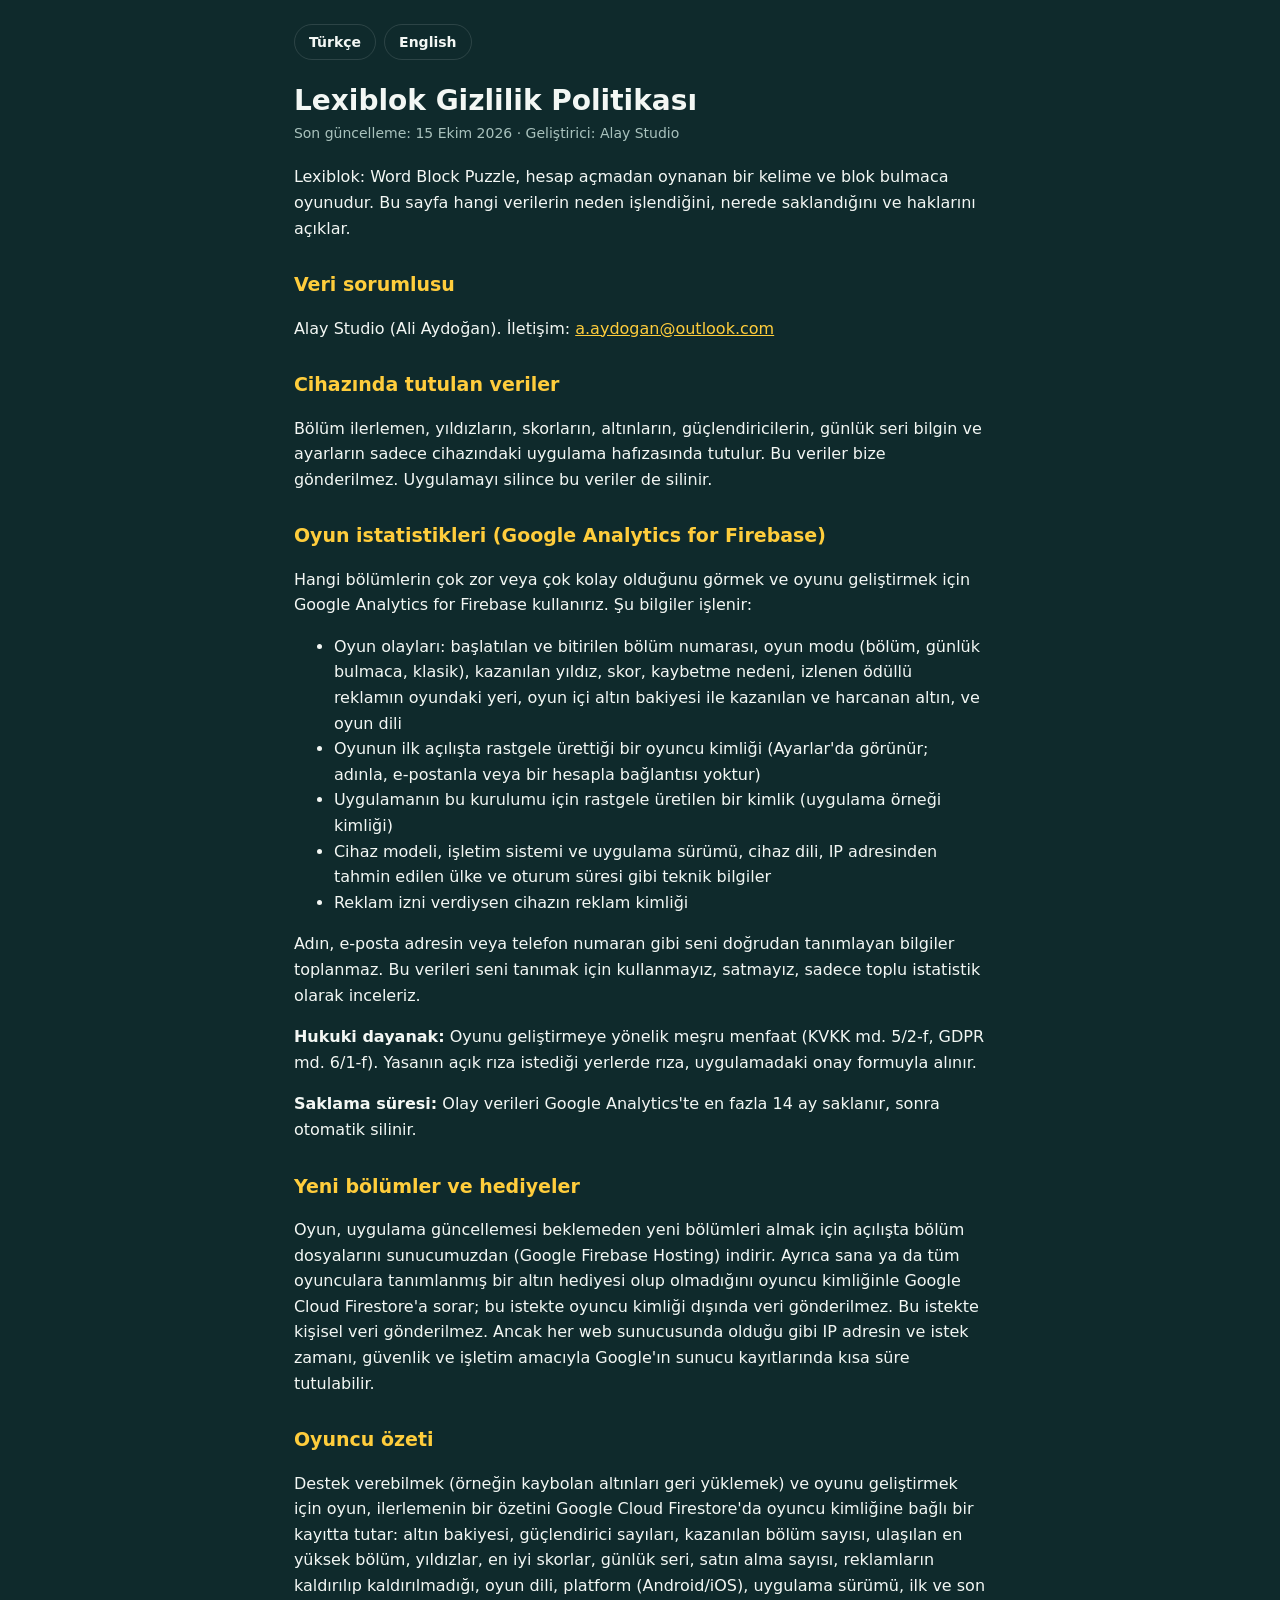
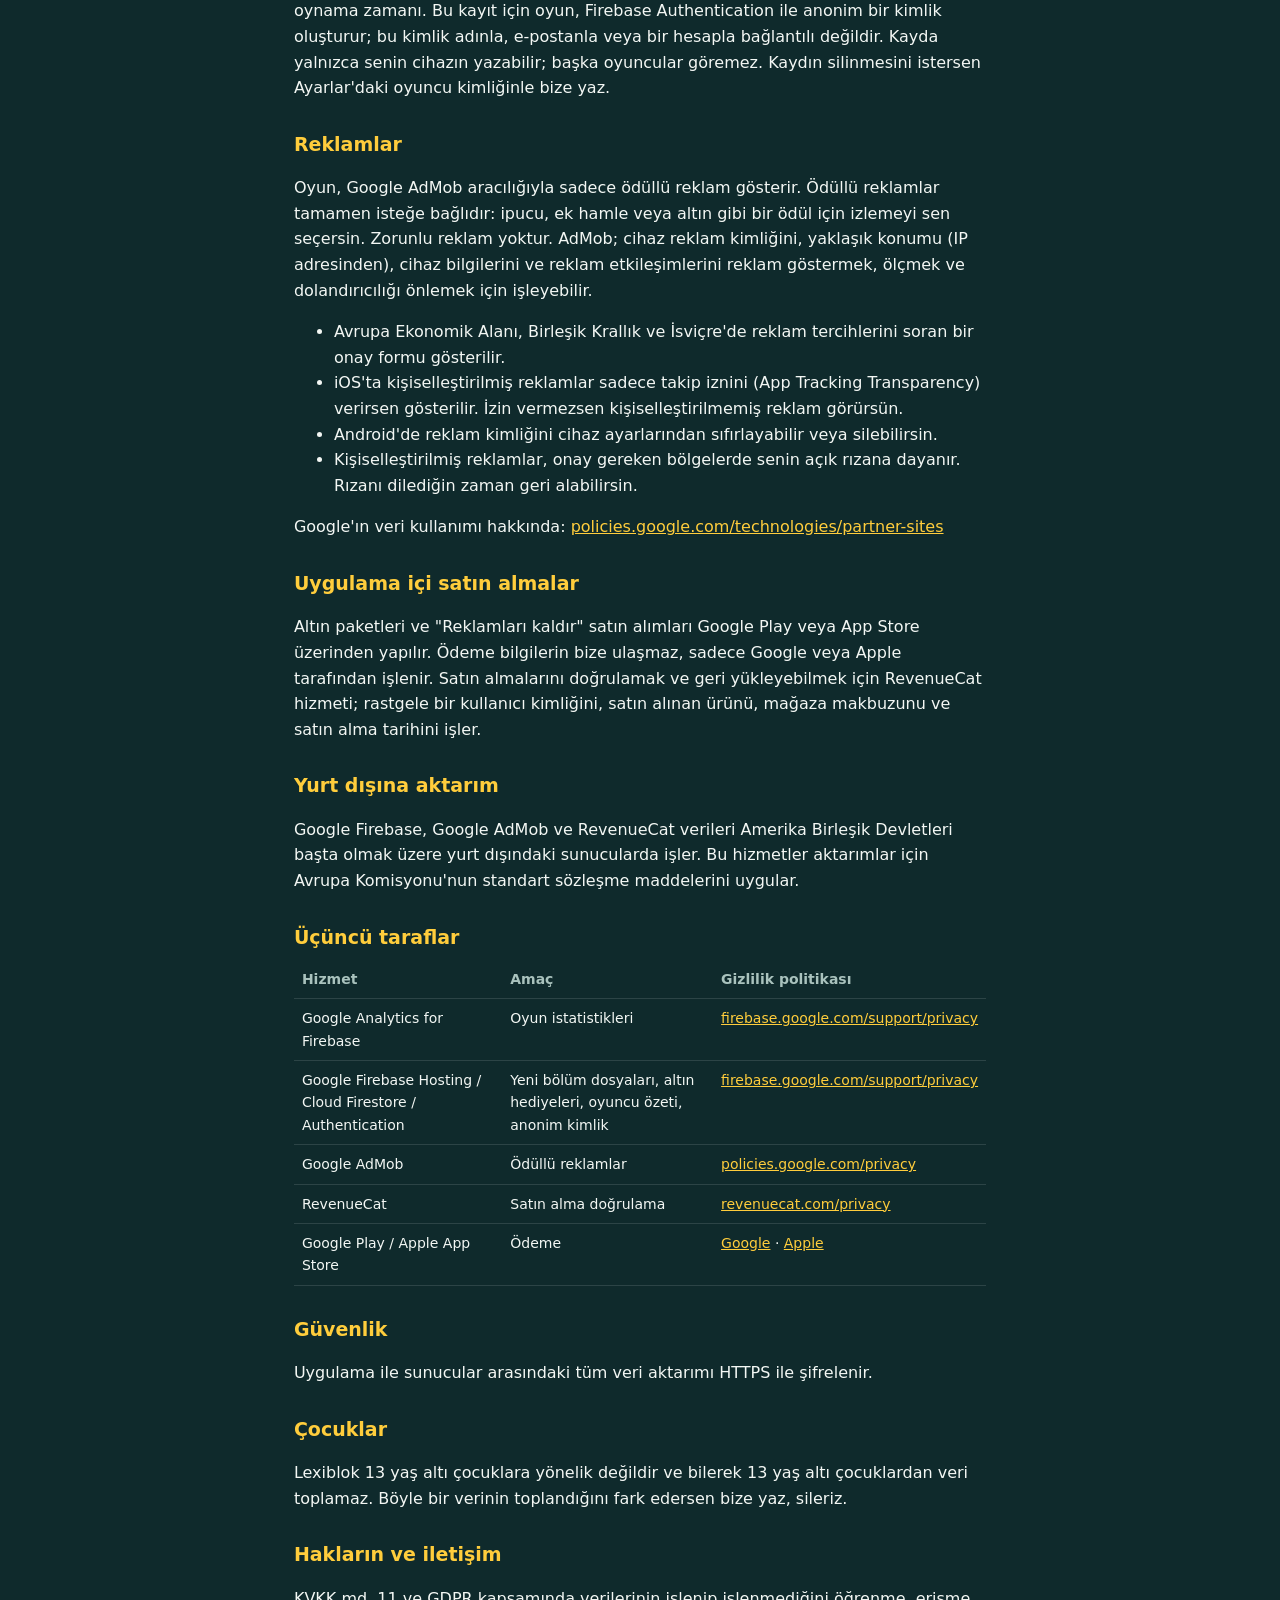
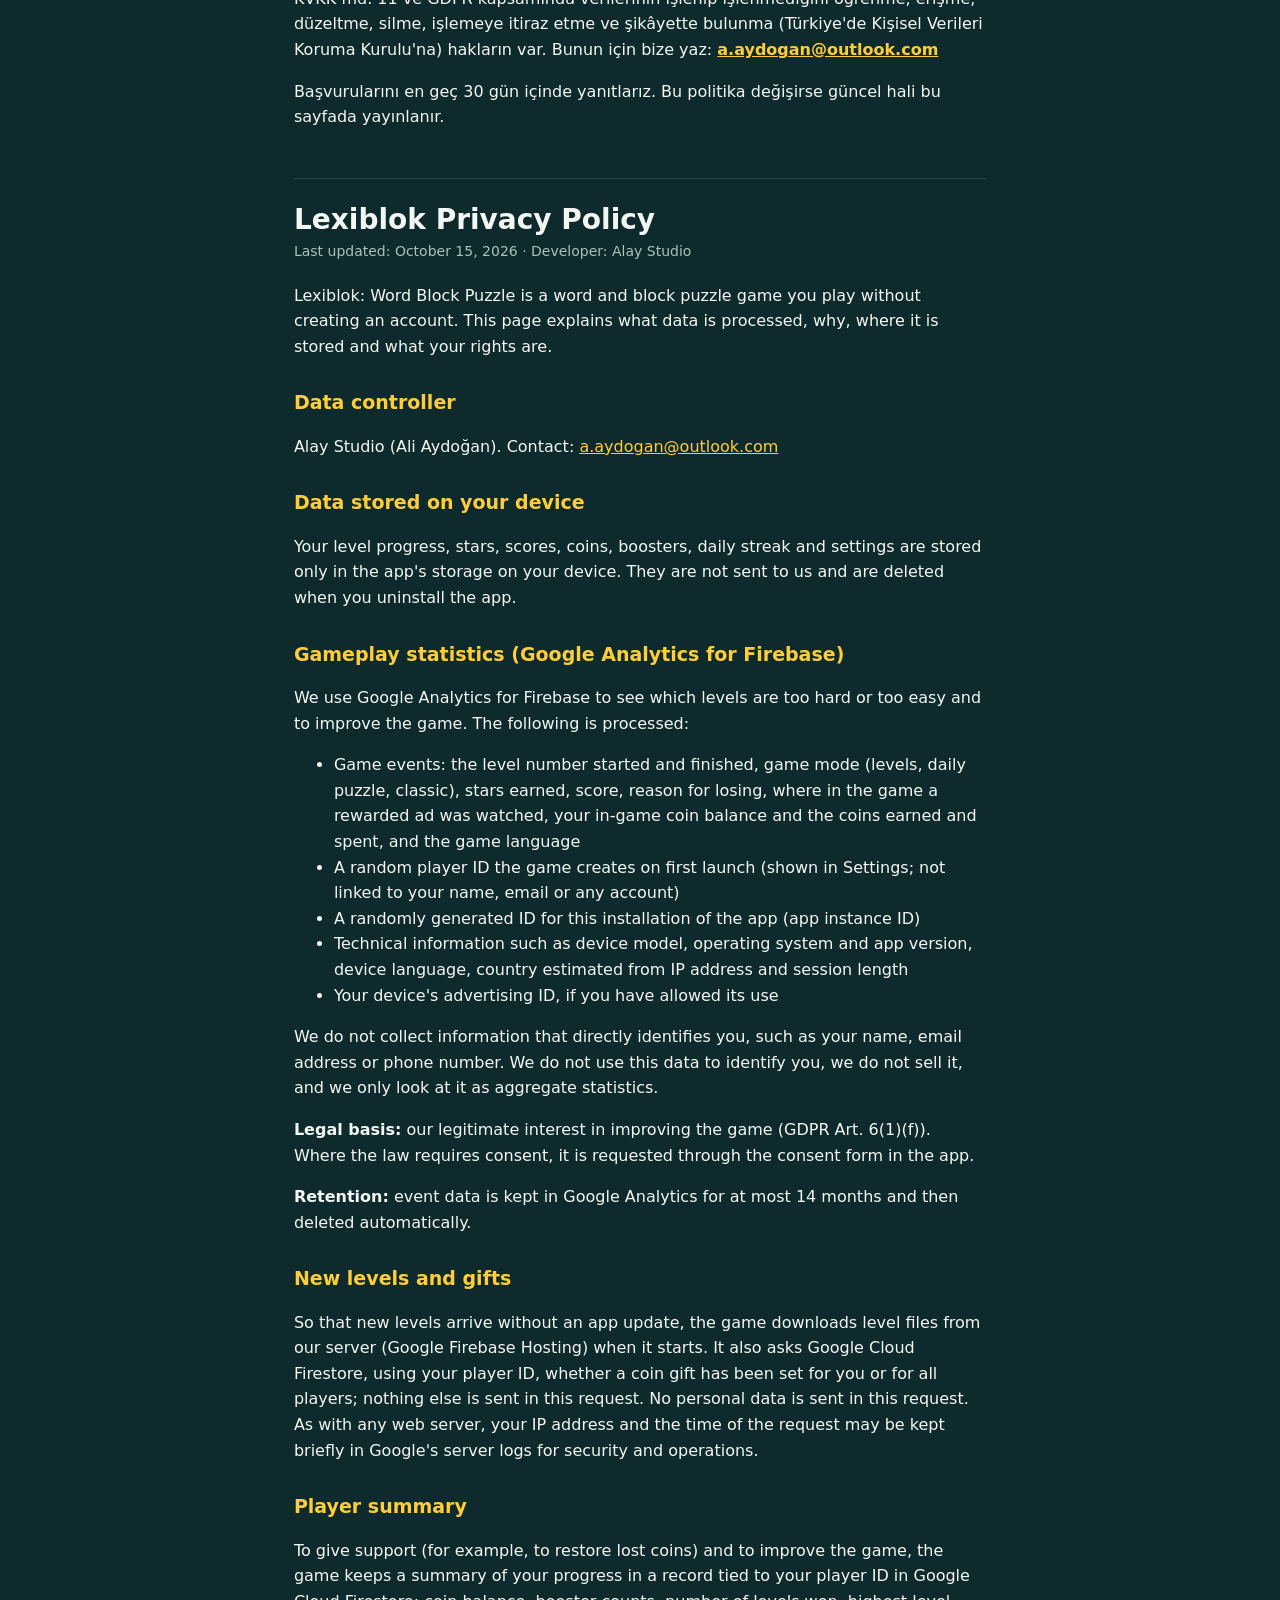
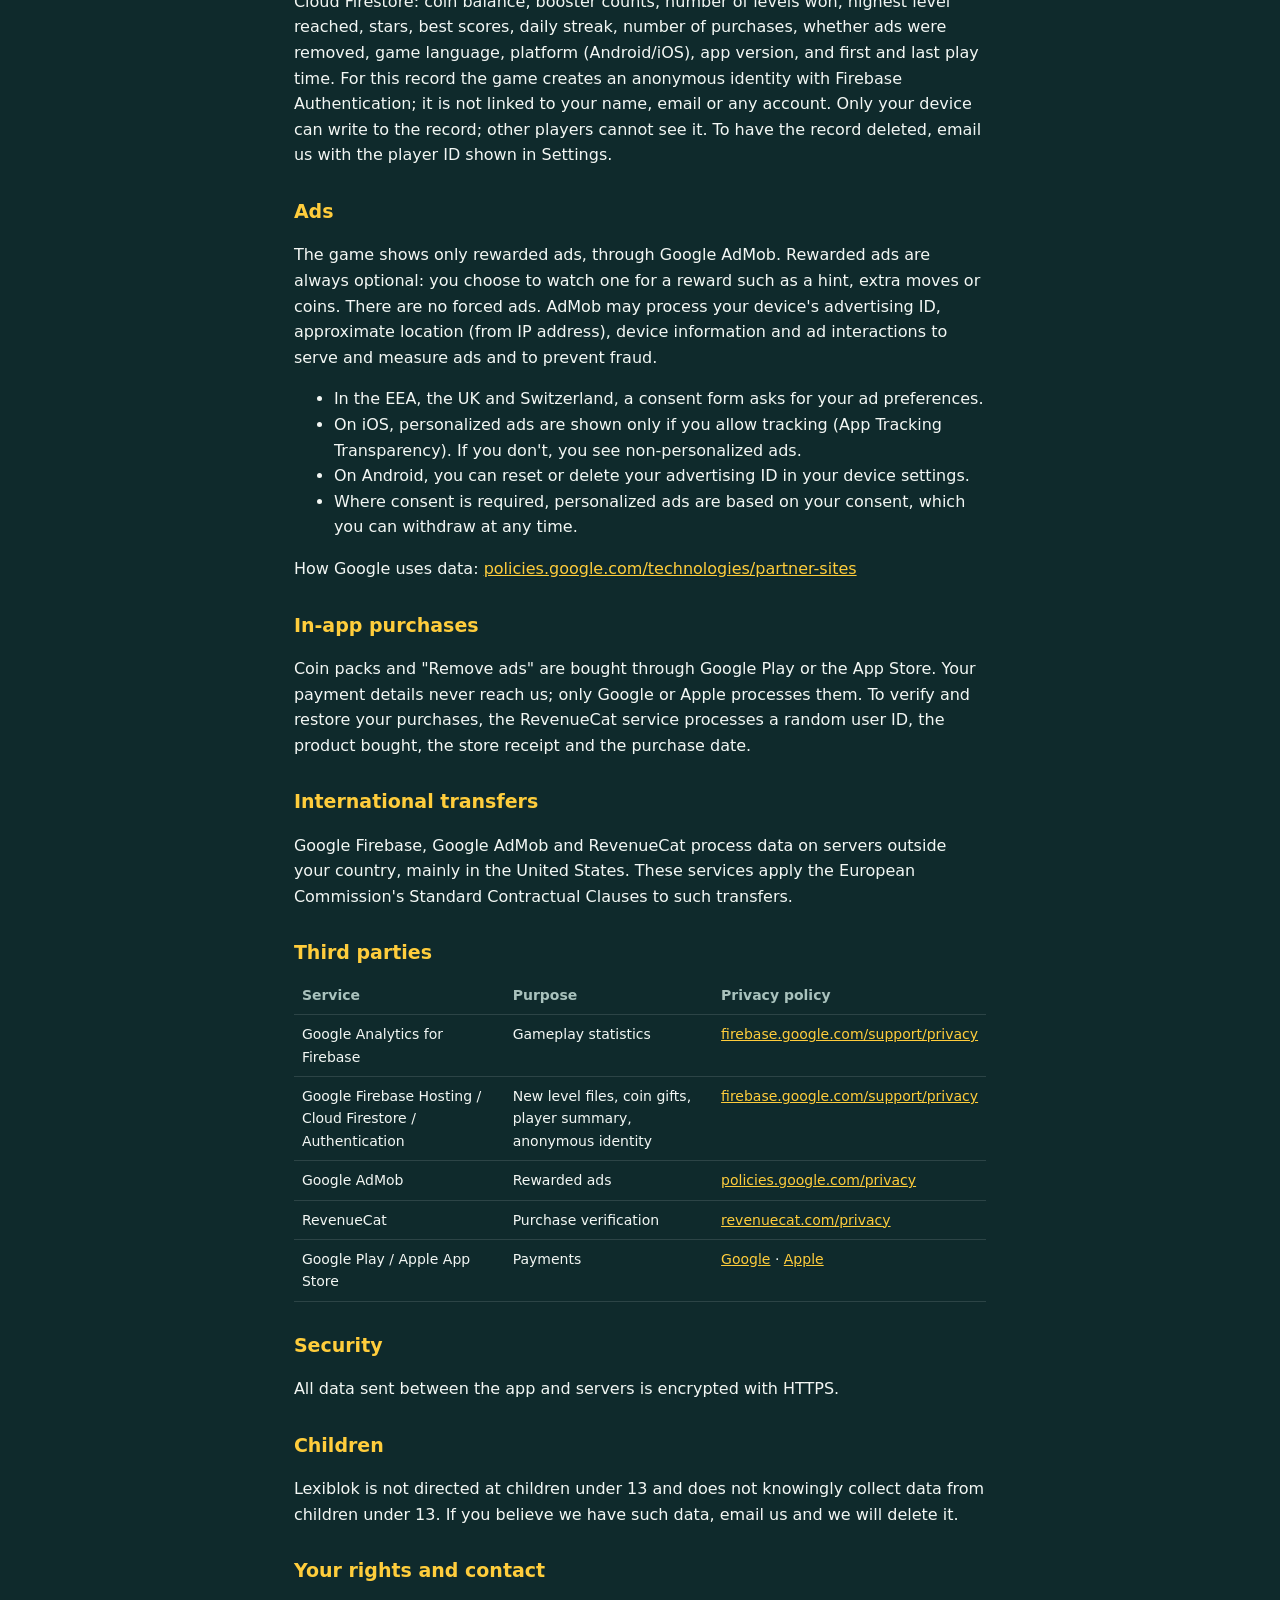
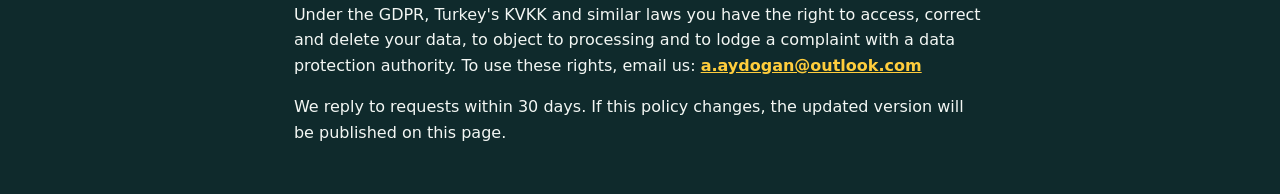
<file: word-blocks/privacy.html>
<!doctype html>
<html lang="tr">
<head>
<meta charset="utf-8">
<meta name="viewport" content="width=device-width,initial-scale=1,viewport-fit=cover">
<meta name="theme-color" content="#0f2a2c">
<title>Lexiblok Privacy Policy</title>
<style>
  :root { color-scheme: dark; --bg: #0f2a2c; --fg: #f3f7f4; --muted: #a9c2bd; --accent: #ffcd3c; --line: rgba(255,255,255,0.12); }
  * { box-sizing: border-box; }
  body { margin: 0; background: var(--bg); color: var(--fg); font: 16px/1.6 system-ui, -apple-system, "Segoe UI", Roboto, sans-serif; padding: calc(24px + env(safe-area-inset-top, 0px)) 16px calc(32px + env(safe-area-inset-bottom, 0px)); }
  main { max-width: 68ch; margin: 0 auto; }
  h1 { font-size: 28px; line-height: 1.2; margin: 0 0 4px; text-wrap: balance; }
  h2 { font-size: 19px; margin: 28px 0 8px; color: var(--accent); text-wrap: balance; }
  .meta { color: var(--muted); font-size: 14px; margin: 0 0 20px; }
  nav { display: flex; gap: 8px; margin-bottom: 24px; }
  nav a { color: var(--fg); text-decoration: none; border: 1px solid var(--line); border-radius: 999px; padding: 6px 14px; font-weight: 700; font-size: 14px; }
  a:focus-visible { outline: 2px solid var(--accent); outline-offset: 2px; }
  table { width: 100%; border-collapse: collapse; font-size: 14px; }
  th, td { text-align: left; vertical-align: top; padding: 8px; border-bottom: 1px solid var(--line); }
  th { color: var(--muted); font-weight: 700; }
  .wrap { overflow-x: auto; }
  a { color: var(--accent); }
  section + section { margin-top: 48px; padding-top: 24px; border-top: 1px solid var(--line); }
</style>
</head>
<body>
<main>
  <nav><a href="#tr">Türkçe</a><a href="#en">English</a></nav>

  <section id="tr" lang="tr">
    <h1>Lexiblok Gizlilik Politikası</h1>
    <p class="meta">Son güncelleme: 15 Ekim 2026 · Geliştirici: Alay Studio</p>

    <p>Lexiblok: Word Block Puzzle, hesap açmadan oynanan bir kelime ve blok bulmaca oyunudur. Bu sayfa hangi verilerin neden işlendiğini, nerede saklandığını ve haklarını açıklar.</p>

    <h2>Veri sorumlusu</h2>
    <p>Alay Studio (Ali Aydoğan). İletişim: <a href="mailto:a.aydogan@outlook.com">a.aydogan@outlook.com</a></p>

    <h2>Cihazında tutulan veriler</h2>
    <p>Bölüm ilerlemen, yıldızların, skorların, altınların, güçlendiricilerin, günlük seri bilgin ve ayarların sadece cihazındaki uygulama hafızasında tutulur. Bu veriler bize gönderilmez. Uygulamayı silince bu veriler de silinir.</p>

    <h2>Oyun istatistikleri (Google Analytics for Firebase)</h2>
    <p>Hangi bölümlerin çok zor veya çok kolay olduğunu görmek ve oyunu geliştirmek için Google Analytics for Firebase kullanırız. Şu bilgiler işlenir:</p>
    <ul>
      <li>Oyun olayları: başlatılan ve bitirilen bölüm numarası, oyun modu (bölüm, günlük bulmaca, klasik), kazanılan yıldız, skor, kaybetme nedeni, izlenen ödüllü reklamın oyundaki yeri, oyun içi altın bakiyesi ile kazanılan ve harcanan altın, ve oyun dili</li>
      <li>Oyunun ilk açılışta rastgele ürettiği bir oyuncu kimliği (Ayarlar'da görünür; adınla, e-postanla veya bir hesapla bağlantısı yoktur)</li>
      <li>Uygulamanın bu kurulumu için rastgele üretilen bir kimlik (uygulama örneği kimliği)</li>
      <li>Cihaz modeli, işletim sistemi ve uygulama sürümü, cihaz dili, IP adresinden tahmin edilen ülke ve oturum süresi gibi teknik bilgiler</li>
      <li>Reklam izni verdiysen cihazın reklam kimliği</li>
    </ul>
    <p>Adın, e-posta adresin veya telefon numaran gibi seni doğrudan tanımlayan bilgiler toplanmaz. Bu verileri seni tanımak için kullanmayız, satmayız, sadece toplu istatistik olarak inceleriz.</p>
    <p><b>Hukuki dayanak:</b> Oyunu geliştirmeye yönelik meşru menfaat (KVKK md. 5/2-f, GDPR md. 6/1-f). Yasanın açık rıza istediği yerlerde rıza, uygulamadaki onay formuyla alınır.</p>
    <p><b>Saklama süresi:</b> Olay verileri Google Analytics'te en fazla 14 ay saklanır, sonra otomatik silinir.</p>

    <h2>Yeni bölümler ve hediyeler</h2>
    <p>Oyun, uygulama güncellemesi beklemeden yeni bölümleri almak için açılışta bölüm dosyalarını sunucumuzdan (Google Firebase Hosting) indirir. Ayrıca sana ya da tüm oyunculara tanımlanmış bir altın hediyesi olup olmadığını oyuncu kimliğinle Google Cloud Firestore'a sorar; bu istekte oyuncu kimliği dışında veri gönderilmez. Bu istekte kişisel veri gönderilmez. Ancak her web sunucusunda olduğu gibi IP adresin ve istek zamanı, güvenlik ve işletim amacıyla Google'ın sunucu kayıtlarında kısa süre tutulabilir.</p>

    <h2>Oyuncu özeti</h2>
    <p>Destek verebilmek (örneğin kaybolan altınları geri yüklemek) ve oyunu geliştirmek için oyun, ilerlemenin bir özetini Google Cloud Firestore'da oyuncu kimliğine bağlı bir kayıtta tutar: altın bakiyesi, güçlendirici sayıları, kazanılan bölüm sayısı, ulaşılan en yüksek bölüm, yıldızlar, en iyi skorlar, günlük seri, satın alma sayısı, reklamların kaldırılıp kaldırılmadığı, oyun dili, platform (Android/iOS), uygulama sürümü, ilk ve son oynama zamanı. Bu kayıt için oyun, Firebase Authentication ile anonim bir kimlik oluşturur; bu kimlik adınla, e-postanla veya bir hesapla bağlantılı değildir. Kayda yalnızca senin cihazın yazabilir; başka oyuncular göremez. Kaydın silinmesini istersen Ayarlar'daki oyuncu kimliğinle bize yaz.</p>

    <h2>Reklamlar</h2>
    <p>Oyun, Google AdMob aracılığıyla sadece ödüllü reklam gösterir. Ödüllü reklamlar tamamen isteğe bağlıdır: ipucu, ek hamle veya altın gibi bir ödül için izlemeyi sen seçersin. Zorunlu reklam yoktur. AdMob; cihaz reklam kimliğini, yaklaşık konumu (IP adresinden), cihaz bilgilerini ve reklam etkileşimlerini reklam göstermek, ölçmek ve dolandırıcılığı önlemek için işleyebilir.</p>
    <ul>
      <li>Avrupa Ekonomik Alanı, Birleşik Krallık ve İsviçre'de reklam tercihlerini soran bir onay formu gösterilir.</li>
      <li>iOS'ta kişiselleştirilmiş reklamlar sadece takip iznini (App Tracking Transparency) verirsen gösterilir. İzin vermezsen kişiselleştirilmemiş reklam görürsün.</li>
      <li>Android'de reklam kimliğini cihaz ayarlarından sıfırlayabilir veya silebilirsin.</li>
      <li>Kişiselleştirilmiş reklamlar, onay gereken bölgelerde senin açık rızana dayanır. Rızanı dilediğin zaman geri alabilirsin.</li>
    </ul>
    <p>Google'ın veri kullanımı hakkında: <a href="https://policies.google.com/technologies/partner-sites" rel="noopener">policies.google.com/technologies/partner-sites</a></p>

    <h2>Uygulama içi satın almalar</h2>
    <p>Altın paketleri ve "Reklamları kaldır" satın alımları Google Play veya App Store üzerinden yapılır. Ödeme bilgilerin bize ulaşmaz, sadece Google veya Apple tarafından işlenir. Satın almalarını doğrulamak ve geri yükleyebilmek için RevenueCat hizmeti; rastgele bir kullanıcı kimliğini, satın alınan ürünü, mağaza makbuzunu ve satın alma tarihini işler.</p>

    <h2>Yurt dışına aktarım</h2>
    <p>Google Firebase, Google AdMob ve RevenueCat verileri Amerika Birleşik Devletleri başta olmak üzere yurt dışındaki sunucularda işler. Bu hizmetler aktarımlar için Avrupa Komisyonu'nun standart sözleşme maddelerini uygular.</p>

    <h2>Üçüncü taraflar</h2>
    <div class="wrap">
      <table>
        <thead><tr><th>Hizmet</th><th>Amaç</th><th>Gizlilik politikası</th></tr></thead>
        <tbody>
          <tr><td>Google Analytics for Firebase</td><td>Oyun istatistikleri</td><td><a href="https://firebase.google.com/support/privacy" rel="noopener">firebase.google.com/support/privacy</a></td></tr>
          <tr><td>Google Firebase Hosting / Cloud Firestore / Authentication</td><td>Yeni bölüm dosyaları, altın hediyeleri, oyuncu özeti, anonim kimlik</td><td><a href="https://firebase.google.com/support/privacy" rel="noopener">firebase.google.com/support/privacy</a></td></tr>
          <tr><td>Google AdMob</td><td>Ödüllü reklamlar</td><td><a href="https://policies.google.com/privacy" rel="noopener">policies.google.com/privacy</a></td></tr>
          <tr><td>RevenueCat</td><td>Satın alma doğrulama</td><td><a href="https://www.revenuecat.com/privacy" rel="noopener">revenuecat.com/privacy</a></td></tr>
          <tr><td>Google Play / Apple App Store</td><td>Ödeme</td><td><a href="https://policies.google.com/privacy" rel="noopener">Google</a> · <a href="https://www.apple.com/legal/privacy/" rel="noopener">Apple</a></td></tr>
        </tbody>
      </table>
    </div>

    <h2>Güvenlik</h2>
    <p>Uygulama ile sunucular arasındaki tüm veri aktarımı HTTPS ile şifrelenir.</p>

    <h2>Çocuklar</h2>
    <p>Lexiblok 13 yaş altı çocuklara yönelik değildir ve bilerek 13 yaş altı çocuklardan veri toplamaz. Böyle bir verinin toplandığını fark edersen bize yaz, sileriz.</p>

    <h2>Hakların ve iletişim</h2>
    <p>KVKK md. 11 ve GDPR kapsamında verilerinin işlenip işlenmediğini öğrenme, erişme, düzeltme, silme, işlemeye itiraz etme ve şikâyette bulunma (Türkiye'de Kişisel Verileri Koruma Kurulu'na) hakların var. Bunun için bize yaz: <b><a href="mailto:a.aydogan@outlook.com">a.aydogan@outlook.com</a></b></p>
    <p>Başvurularını en geç 30 gün içinde yanıtlarız. Bu politika değişirse güncel hali bu sayfada yayınlanır.</p>
  </section>

  <section id="en" lang="en">
    <h1>Lexiblok Privacy Policy</h1>
    <p class="meta">Last updated: October 15, 2026 · Developer: Alay Studio</p>

    <p>Lexiblok: Word Block Puzzle is a word and block puzzle game you play without creating an account. This page explains what data is processed, why, where it is stored and what your rights are.</p>

    <h2>Data controller</h2>
    <p>Alay Studio (Ali Aydoğan). Contact: <a href="mailto:a.aydogan@outlook.com">a.aydogan@outlook.com</a></p>

    <h2>Data stored on your device</h2>
    <p>Your level progress, stars, scores, coins, boosters, daily streak and settings are stored only in the app's storage on your device. They are not sent to us and are deleted when you uninstall the app.</p>

    <h2>Gameplay statistics (Google Analytics for Firebase)</h2>
    <p>We use Google Analytics for Firebase to see which levels are too hard or too easy and to improve the game. The following is processed:</p>
    <ul>
      <li>Game events: the level number started and finished, game mode (levels, daily puzzle, classic), stars earned, score, reason for losing, where in the game a rewarded ad was watched, your in-game coin balance and the coins earned and spent, and the game language</li>
      <li>A random player ID the game creates on first launch (shown in Settings; not linked to your name, email or any account)</li>
      <li>A randomly generated ID for this installation of the app (app instance ID)</li>
      <li>Technical information such as device model, operating system and app version, device language, country estimated from IP address and session length</li>
      <li>Your device's advertising ID, if you have allowed its use</li>
    </ul>
    <p>We do not collect information that directly identifies you, such as your name, email address or phone number. We do not use this data to identify you, we do not sell it, and we only look at it as aggregate statistics.</p>
    <p><b>Legal basis:</b> our legitimate interest in improving the game (GDPR Art. 6(1)(f)). Where the law requires consent, it is requested through the consent form in the app.</p>
    <p><b>Retention:</b> event data is kept in Google Analytics for at most 14 months and then deleted automatically.</p>

    <h2>New levels and gifts</h2>
    <p>So that new levels arrive without an app update, the game downloads level files from our server (Google Firebase Hosting) when it starts. It also asks Google Cloud Firestore, using your player ID, whether a coin gift has been set for you or for all players; nothing else is sent in this request. No personal data is sent in this request. As with any web server, your IP address and the time of the request may be kept briefly in Google's server logs for security and operations.</p>

    <h2>Player summary</h2>
    <p>To give support (for example, to restore lost coins) and to improve the game, the game keeps a summary of your progress in a record tied to your player ID in Google Cloud Firestore: coin balance, booster counts, number of levels won, highest level reached, stars, best scores, daily streak, number of purchases, whether ads were removed, game language, platform (Android/iOS), app version, and first and last play time. For this record the game creates an anonymous identity with Firebase Authentication; it is not linked to your name, email or any account. Only your device can write to the record; other players cannot see it. To have the record deleted, email us with the player ID shown in Settings.</p>

    <h2>Ads</h2>
    <p>The game shows only rewarded ads, through Google AdMob. Rewarded ads are always optional: you choose to watch one for a reward such as a hint, extra moves or coins. There are no forced ads. AdMob may process your device's advertising ID, approximate location (from IP address), device information and ad interactions to serve and measure ads and to prevent fraud.</p>
    <ul>
      <li>In the EEA, the UK and Switzerland, a consent form asks for your ad preferences.</li>
      <li>On iOS, personalized ads are shown only if you allow tracking (App Tracking Transparency). If you don't, you see non-personalized ads.</li>
      <li>On Android, you can reset or delete your advertising ID in your device settings.</li>
      <li>Where consent is required, personalized ads are based on your consent, which you can withdraw at any time.</li>
    </ul>
    <p>How Google uses data: <a href="https://policies.google.com/technologies/partner-sites" rel="noopener">policies.google.com/technologies/partner-sites</a></p>

    <h2>In-app purchases</h2>
    <p>Coin packs and "Remove ads" are bought through Google Play or the App Store. Your payment details never reach us; only Google or Apple processes them. To verify and restore your purchases, the RevenueCat service processes a random user ID, the product bought, the store receipt and the purchase date.</p>

    <h2>International transfers</h2>
    <p>Google Firebase, Google AdMob and RevenueCat process data on servers outside your country, mainly in the United States. These services apply the European Commission's Standard Contractual Clauses to such transfers.</p>

    <h2>Third parties</h2>
    <div class="wrap">
      <table>
        <thead><tr><th>Service</th><th>Purpose</th><th>Privacy policy</th></tr></thead>
        <tbody>
          <tr><td>Google Analytics for Firebase</td><td>Gameplay statistics</td><td><a href="https://firebase.google.com/support/privacy" rel="noopener">firebase.google.com/support/privacy</a></td></tr>
          <tr><td>Google Firebase Hosting / Cloud Firestore / Authentication</td><td>New level files, coin gifts, player summary, anonymous identity</td><td><a href="https://firebase.google.com/support/privacy" rel="noopener">firebase.google.com/support/privacy</a></td></tr>
          <tr><td>Google AdMob</td><td>Rewarded ads</td><td><a href="https://policies.google.com/privacy" rel="noopener">policies.google.com/privacy</a></td></tr>
          <tr><td>RevenueCat</td><td>Purchase verification</td><td><a href="https://www.revenuecat.com/privacy" rel="noopener">revenuecat.com/privacy</a></td></tr>
          <tr><td>Google Play / Apple App Store</td><td>Payments</td><td><a href="https://policies.google.com/privacy" rel="noopener">Google</a> · <a href="https://www.apple.com/legal/privacy/" rel="noopener">Apple</a></td></tr>
        </tbody>
      </table>
    </div>

    <h2>Security</h2>
    <p>All data sent between the app and servers is encrypted with HTTPS.</p>

    <h2>Children</h2>
    <p>Lexiblok is not directed at children under 13 and does not knowingly collect data from children under 13. If you believe we have such data, email us and we will delete it.</p>

    <h2>Your rights and contact</h2>
    <p>Under the GDPR, Turkey's KVKK and similar laws you have the right to access, correct and delete your data, to object to processing and to lodge a complaint with a data protection authority. To use these rights, email us: <b><a href="mailto:a.aydogan@outlook.com">a.aydogan@outlook.com</a></b></p>
    <p>We reply to requests within 30 days. If this policy changes, the updated version will be published on this page.</p>
  </section>
</main>
</body>
</html>
</file>
<file: page.css>
/* Shared styles for the game pages (/<game>/). Same tokens as index.html; each page sets --g1/--g2 to its game's colors. */
:root {
  --bg: #eef1f3; --surface: #ffffff; --ink: #10161d; --muted: #55606c; --line: rgba(16, 22, 29, 0.12);
  --accent: #e8492b; --accent-ink: #ffffff; --chip: rgba(16, 22, 29, 0.06);
  --shadow: 0 1px 2px rgba(16, 22, 29, 0.06), 0 8px 24px rgba(16, 22, 29, 0.06);
  --display: "Bricolage Grotesque", "Avenir Next", "Segoe UI", system-ui, sans-serif;
  --body: "Nunito", ui-rounded, "Segoe UI", system-ui, sans-serif;
  --mono: "DM Mono", ui-monospace, "SFMono-Regular", Menlo, monospace;
  color-scheme: light;
}
@media (prefers-color-scheme: dark) {
  :root:not([data-theme="light"]) {
    --bg: #0c1015; --surface: #151b22; --ink: #eef2f6; --muted: #98a4b1; --line: rgba(255, 255, 255, 0.12);
    --accent: #ff6e50; --accent-ink: #1a0b06; --chip: rgba(255, 255, 255, 0.07); --shadow: 0 1px 2px rgba(0, 0, 0, 0.4); color-scheme: dark;
  }
}
:root[data-theme="dark"] {
  --bg: #0c1015; --surface: #151b22; --ink: #eef2f6; --muted: #98a4b1; --line: rgba(255, 255, 255, 0.12);
  --accent: #ff6e50; --accent-ink: #1a0b06; --chip: rgba(255, 255, 255, 0.07); --shadow: 0 1px 2px rgba(0, 0, 0, 0.4); color-scheme: dark;
}

* { box-sizing: border-box; }
html { -webkit-text-size-adjust: 100%; }
body { margin: 0; background: var(--bg); color: var(--ink); font: 500 17px/1.6 var(--body); }
.wrap { max-width: 980px; margin: 0 auto; padding-inline: max(16px, env(safe-area-inset-left, 0px)); }
a { color: inherit; }
:focus-visible { outline: 3px solid var(--accent); outline-offset: 3px; border-radius: 6px; }
.mono { font-family: var(--mono); font-size: 12.5px; letter-spacing: 0.04em; }

/* only the visitor's language is shown; both stay in the page */
html[data-lang="en"] [lang="tr"], html[data-lang="tr"] [lang="en"] { display: none; }

header.top { display: flex; align-items: center; justify-content: space-between; gap: 16px; padding-block: calc(18px + env(safe-area-inset-top, 0px)) 18px; }
.brand { display: flex; align-items: center; gap: 10px; text-decoration: none; font: 800 19px/1 var(--display); letter-spacing: -0.01em; }
.brand svg { width: 30px; height: 30px; }
.lang { appearance: none; font: 500 13px/1 var(--mono); color: var(--ink); background: var(--chip); border: 1px solid var(--line); border-radius: 999px; padding: 8px 12px; cursor: pointer; }
.crumbs { margin: 0 0 14px; color: var(--muted); font-size: 15px; }
.crumbs a { color: var(--muted); }

.hero { display: flex; align-items: flex-end; gap: 20px; padding: 24px; border-radius: 24px; color: #fff; background: linear-gradient(135deg, var(--g1), var(--g2)); box-shadow: var(--shadow); }
.hero img { width: 112px; height: 112px; border-radius: 26px; flex: none; box-shadow: 0 8px 22px rgba(0, 0, 0, 0.3); }
.hero .genre { display: inline-block; padding: 5px 10px; border-radius: 999px; background: rgba(0, 0, 0, 0.28); }
.hero h1 { margin: 10px 0 0; font: 800 clamp(36px, 7vw, 60px)/1 var(--display); letter-spacing: -0.03em; }
.lede { margin: 24px 0 0; font-size: clamp(18px, 2.2vw, 21px); max-width: 60ch; text-wrap: pretty; }
.actions { display: flex; flex-wrap: wrap; align-items: center; gap: 10px 16px; margin-top: 20px; }
.btn { display: inline-flex; align-items: center; gap: 8px; padding: 11px 16px; border-radius: 12px; font-weight: 800; text-decoration: none; background: var(--accent); color: var(--accent-ink); }
.btn.alt { background: var(--surface); color: var(--ink); border: 1px solid var(--line); }
.btn:hover { filter: brightness(1.06); }
.note { color: var(--muted); font-size: 15px; }

.shots { display: flex; gap: 12px; overflow-x: auto; padding: 4px 0 12px; margin-top: 28px; scroll-snap-type: x mandatory; }
.shots img { height: 420px; width: auto; border-radius: 18px; flex: none; scroll-snap-align: start; border: 1px solid var(--line); background: var(--chip); }
.shots.wide img { height: 260px; }

h2 { margin: 40px 0 12px; font: 800 clamp(26px, 3.6vw, 34px)/1.1 var(--display); letter-spacing: -0.02em; text-wrap: balance; }
h3 { margin: 22px 0 8px; font: 800 21px/1.2 var(--display); letter-spacing: -0.01em; }
p, li { max-width: 68ch; }
ul.list, ol.list { padding-left: 1.2em; margin: 0; }
ul.list li, ol.list li { margin: 4px 0; }
.cols { display: grid; grid-template-columns: repeat(auto-fit, minmax(min(100%, 280px), 1fr)); gap: 4px 28px; }
.tips li { margin: 10px 0; }
details { border: 1px solid var(--line); border-radius: 14px; background: var(--surface); padding: 12px 16px; margin: 10px 0; }
summary { cursor: pointer; font-weight: 800; }
details p { margin: 8px 0 0; color: var(--muted); }

.more { display: grid; grid-template-columns: repeat(auto-fill, minmax(150px, 1fr)); gap: 12px; margin-top: 8px; }
.more a { display: flex; align-items: center; gap: 10px; padding: 10px; border-radius: 14px; background: var(--surface); border: 1px solid var(--line); text-decoration: none; font-weight: 800; }
.more img { width: 40px; height: 40px; border-radius: 10px; }

footer { margin-top: 56px; border-top: 1px solid var(--line); padding-block: 24px calc(32px + env(safe-area-inset-bottom, 0px)); color: var(--muted); font-size: 15px; }
footer .wrap { display: flex; flex-wrap: wrap; justify-content: space-between; gap: 12px 24px; }
footer ul { display: flex; flex-wrap: wrap; gap: 6px 16px; margin: 0; padding: 0; list-style: none; }

@media (max-width: 600px) {
  .hero { flex-direction: column; align-items: flex-start; }
  .hero img { width: 88px; height: 88px; border-radius: 20px; }
  .shots img { height: 340px; }
  .shots.wide img { height: 180px; }
}
</file>
